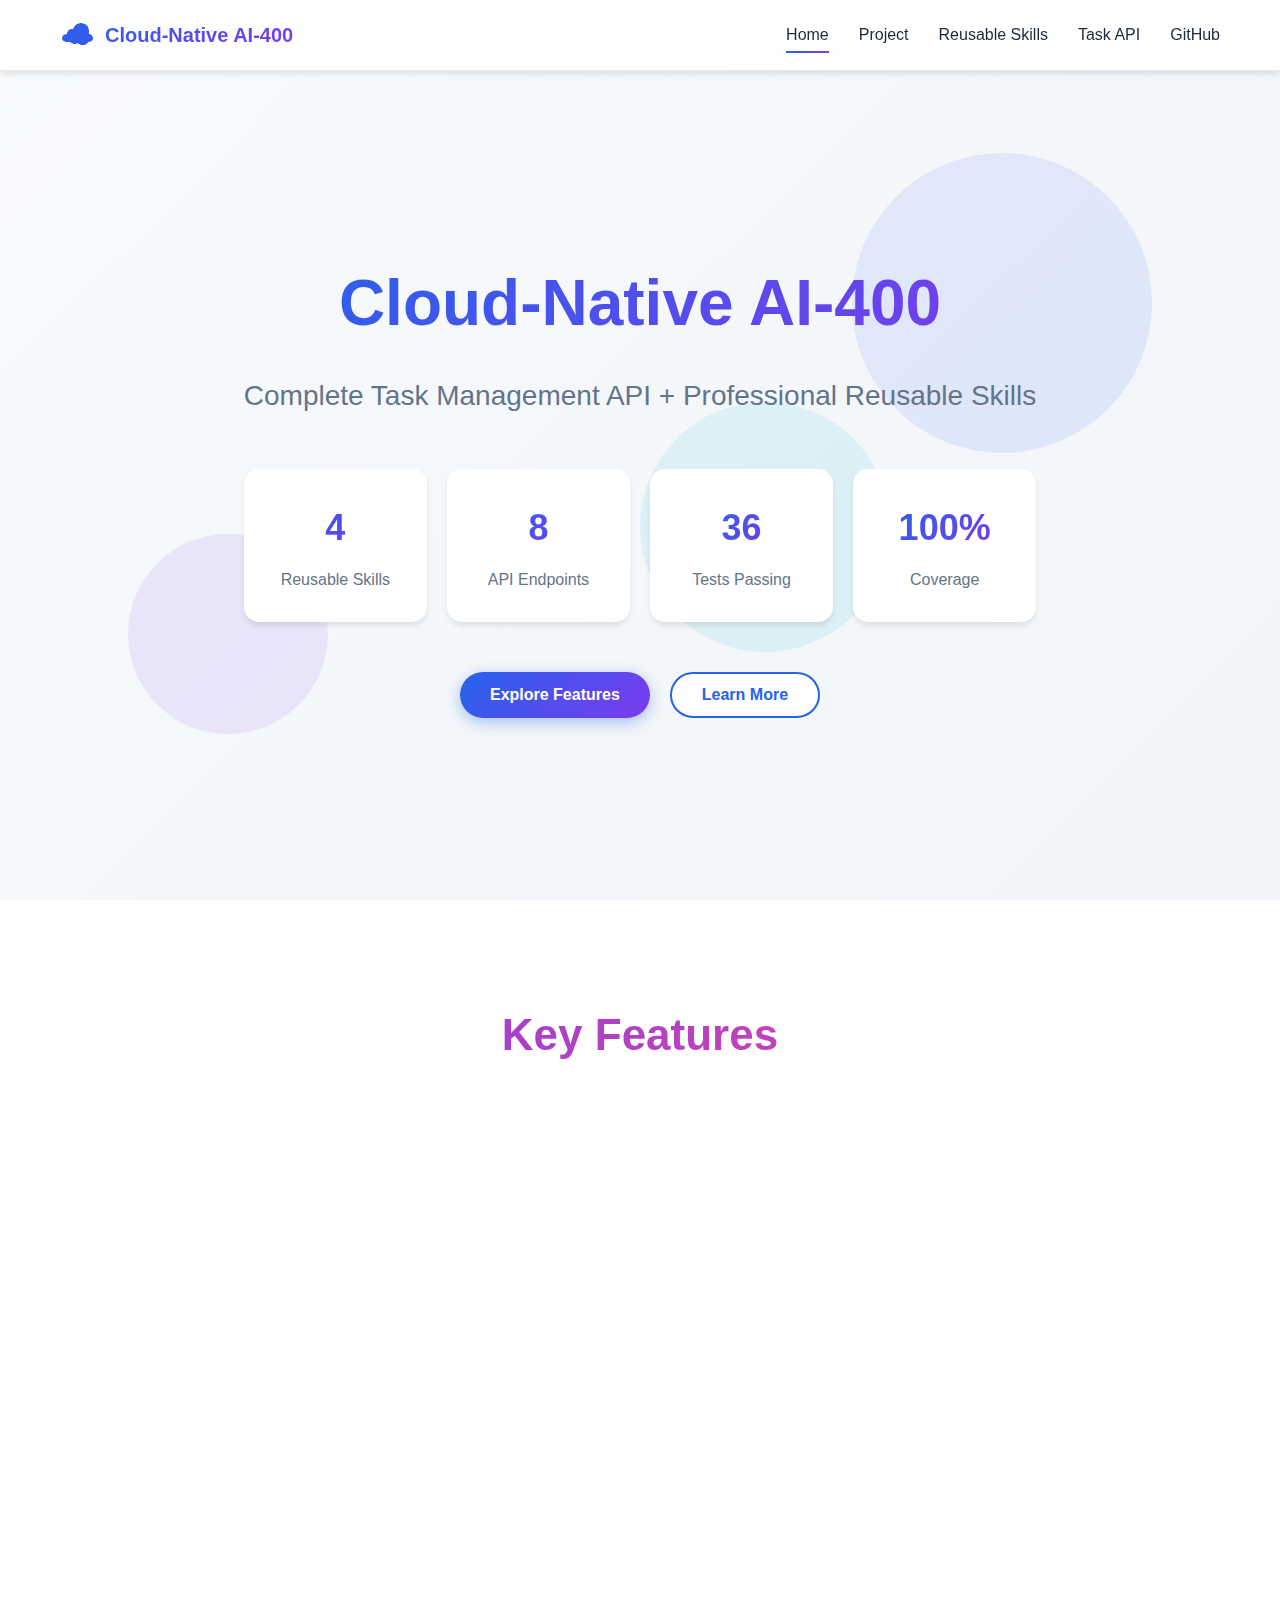
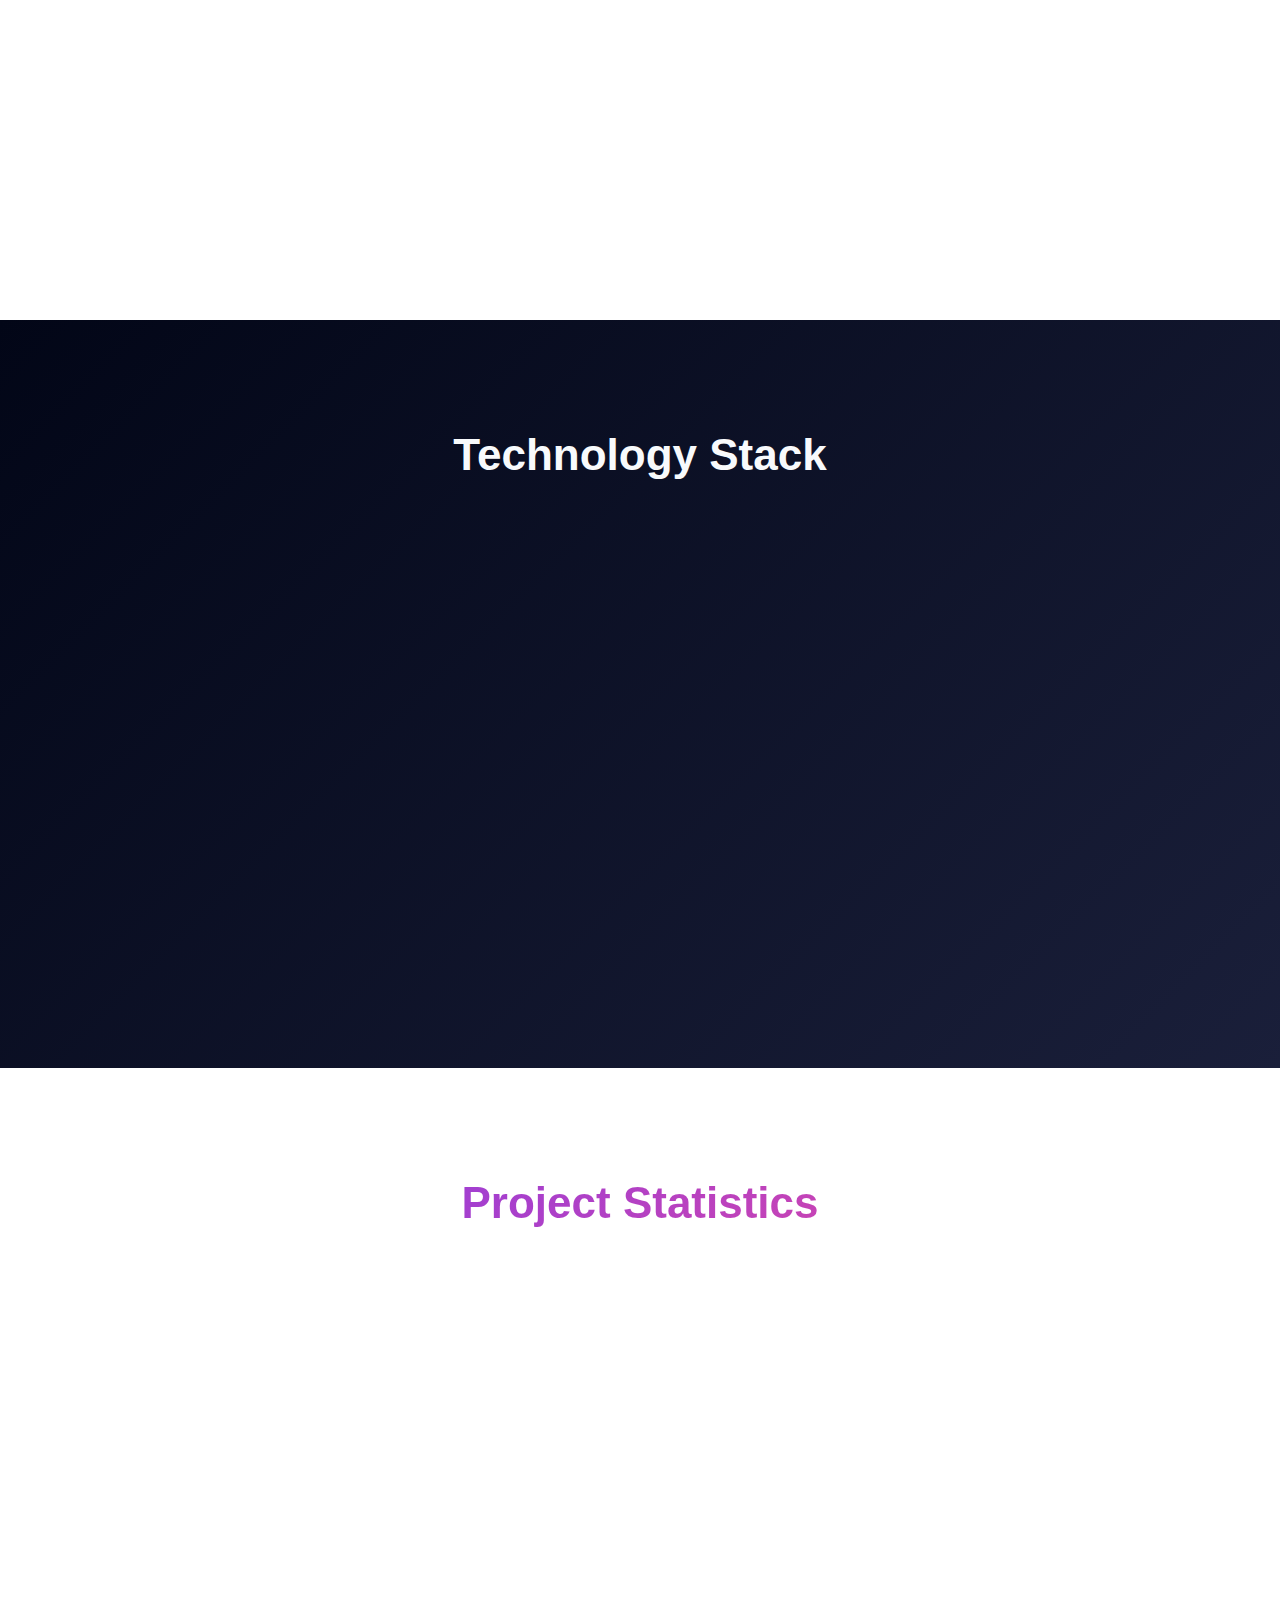
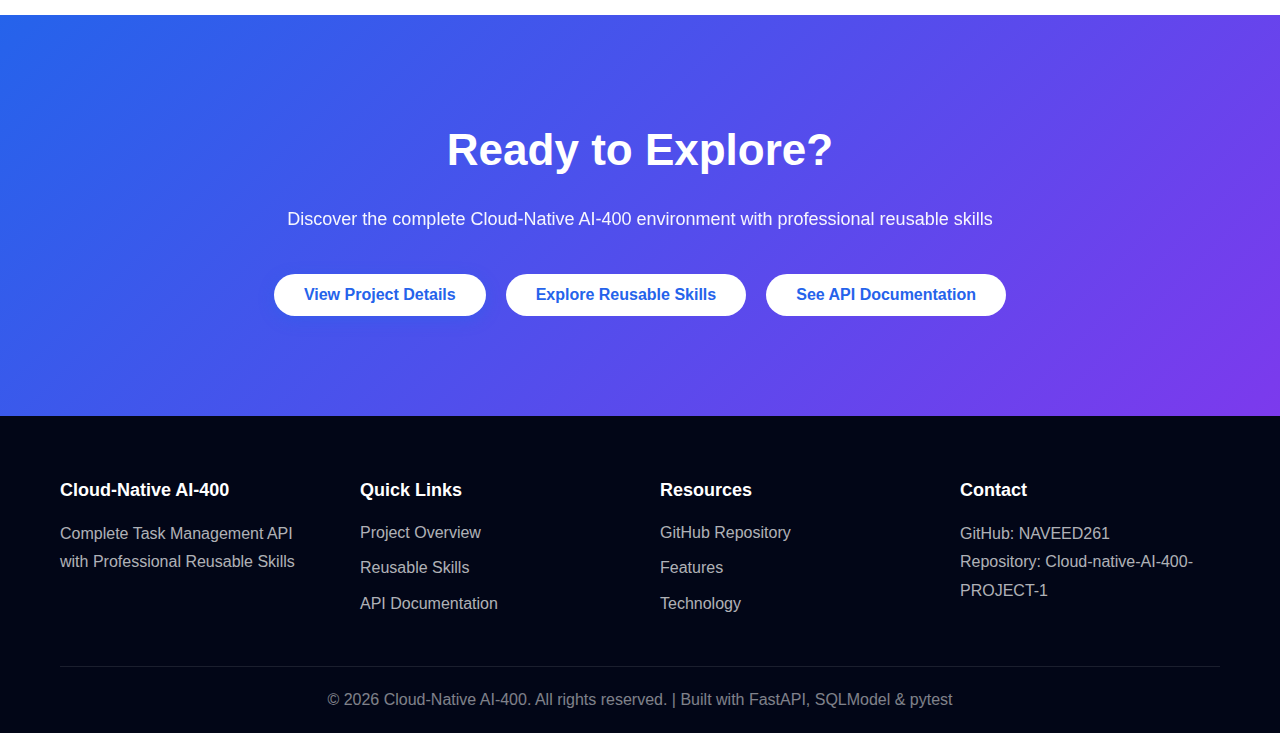
<file: frontend/index.html>
<!DOCTYPE html>
<html lang="en">
<head>
    <meta charset="UTF-8">
    <meta name="viewport" content="width=device-width, initial-scale=1.0">
    <title>Cloud-Native AI-400 | Complete Development Platform</title>
    <link rel="stylesheet" href="styles.css">
</head>
<body>
    <!-- Navigation Header -->
    <header class="navbar">
        <div class="navbar-container">
            <div class="navbar-logo">
                <span class="logo-icon">☁️</span>
                <span class="logo-text">Cloud-Native AI-400</span>
            </div>
            <nav class="navbar-menu">
                <a href="index.html" class="nav-link active">Home</a>
                <a href="project.html" class="nav-link">Project</a>
                <a href="skills.html" class="nav-link">Reusable Skills</a>
                <a href="api.html" class="nav-link">Task API</a>
                <a href="github.html" class="nav-link">GitHub</a>
            </nav>
            <button class="menu-toggle">
                <span></span>
                <span></span>
                <span></span>
            </button>
        </div>
    </header>

    <!-- Hero Section -->
    <section class="hero">
        <div class="hero-content">
            <h1 class="hero-title">Cloud-Native AI-400</h1>
            <p class="hero-subtitle">Complete Task Management API + Professional Reusable Skills</p>
            <div class="hero-stats">
                <div class="stat">
                    <h3>4</h3>
                    <p>Reusable Skills</p>
                </div>
                <div class="stat">
                    <h3>8</h3>
                    <p>API Endpoints</p>
                </div>
                <div class="stat">
                    <h3>36</h3>
                    <p>Tests Passing</p>
                </div>
                <div class="stat">
                    <h3>100%</h3>
                    <p>Coverage</p>
                </div>
            </div>
            <div class="hero-buttons">
                <button class="btn btn-primary" onclick="scrollToSection('features')">Explore Features</button>
                <button class="btn btn-secondary" onclick="window.location.href='project.html'">Learn More</button>
            </div>
        </div>
        <div class="hero-background">
            <div class="floating-shape shape-1"></div>
            <div class="floating-shape shape-2"></div>
            <div class="floating-shape shape-3"></div>
        </div>
    </section>

    <!-- Features Section -->
    <section class="features" id="features">
        <div class="container">
            <h2 class="section-title">Key Features</h2>
            <div class="features-grid">
                <div class="feature-card">
                    <div class="feature-icon">🚀</div>
                    <h3>FastAPI Application</h3>
                    <p>Complete REST API with 8 fully functional endpoints, automatic documentation, and type-safe operations.</p>
                </div>
                <div class="feature-card">
                    <div class="feature-icon">🧪</div>
                    <h3>Comprehensive Testing</h3>
                    <p>36 pytest tests with 100% passing rate, full endpoint coverage, and database isolation.</p>
                </div>
                <div class="feature-card">
                    <div class="feature-icon">💾</div>
                    <h3>Database Integration</h3>
                    <p>SQLModel with SQLAlchemy ORM, automatic table creation, and type-safe database models.</p>
                </div>
                <div class="feature-card">
                    <div class="feature-icon">🎯</div>
                    <h3>Reusable Skills</h3>
                    <p>4 professional, production-ready skills with 1,882 lines of expert guidance.</p>
                </div>
                <div class="feature-card">
                    <div class="feature-icon">📚</div>
                    <h3>Complete Documentation</h3>
                    <p>Full API reference, implementation guides, and usage instructions for all features.</p>
                </div>
                <div class="feature-card">
                    <div class="feature-icon">✨</div>
                    <h3>Production Ready</h3>
                    <p>Deployable as-is with minimal configuration, comprehensive error handling, and type safety.</p>
                </div>
            </div>
        </div>
    </section>

    <!-- Technology Stack -->
    <section class="tech-stack">
        <div class="container">
            <h2 class="section-title">Technology Stack</h2>
            <div class="tech-grid">
                <div class="tech-item">
                    <span class="tech-badge">Backend</span>
                    <h4>FastAPI 0.128.0</h4>
                    <p>Modern web framework</p>
                </div>
                <div class="tech-item">
                    <span class="tech-badge">Server</span>
                    <h4>Uvicorn 0.40.0</h4>
                    <p>ASGI application server</p>
                </div>
                <div class="tech-item">
                    <span class="tech-badge">ORM</span>
                    <h4>SQLModel 0.0.31</h4>
                    <p>Type-safe database models</p>
                </div>
                <div class="tech-item">
                    <span class="tech-badge">Validation</span>
                    <h4>Pydantic 2.12.5</h4>
                    <p>Data validation</p>
                </div>
                <div class="tech-item">
                    <span class="tech-badge">Testing</span>
                    <h4>pytest 9.0.2</h4>
                    <p>Testing framework</p>
                </div>
                <div class="tech-item">
                    <span class="tech-badge">Database</span>
                    <h4>SQLite</h4>
                    <p>Embedded SQL database</p>
                </div>
            </div>
        </div>
    </section>

    <!-- Quick Stats -->
    <section class="stats-section">
        <div class="container">
            <h2 class="section-title">Project Statistics</h2>
            <div class="stats-container">
                <div class="stat-box">
                    <div class="stat-number">537</div>
                    <p>Lines in main.py</p>
                </div>
                <div class="stat-box">
                    <div class="stat-number">591</div>
                    <p>Lines in test_main.py</p>
                </div>
                <div class="stat-box">
                    <div class="stat-number">1,882</div>
                    <p>Lines in Reusable Skills</p>
                </div>
                <div class="stat-box">
                    <div class="stat-number">2,700+</div>
                    <p>Lines of Documentation</p>
                </div>
            </div>
        </div>
    </section>

    <!-- Call to Action -->
    <section class="cta-section">
        <div class="container">
            <h2>Ready to Explore?</h2>
            <p>Discover the complete Cloud-Native AI-400 environment with professional reusable skills</p>
            <div class="cta-buttons">
                <button class="btn btn-primary" onclick="window.location.href='project.html'">View Project Details</button>
                <button class="btn btn-secondary" onclick="window.location.href='skills.html'">Explore Reusable Skills</button>
                <button class="btn btn-tertiary" onclick="window.location.href='api.html'">See API Documentation</button>
            </div>
        </div>
    </section>

    <!-- Footer -->
    <footer class="footer">
        <div class="container">
            <div class="footer-content">
                <div class="footer-section">
                    <h4>Cloud-Native AI-400</h4>
                    <p>Complete Task Management API with Professional Reusable Skills</p>
                </div>
                <div class="footer-section">
                    <h4>Quick Links</h4>
                    <ul>
                        <li><a href="project.html">Project Overview</a></li>
                        <li><a href="skills.html">Reusable Skills</a></li>
                        <li><a href="api.html">API Documentation</a></li>
                    </ul>
                </div>
                <div class="footer-section">
                    <h4>Resources</h4>
                    <ul>
                        <li><a href="https://github.com/NAVEED261/Cloud-native-AI-400-PROJECT-1" target="_blank">GitHub Repository</a></li>
                        <li><a href="#features">Features</a></li>
                        <li><a href="#tech">Technology</a></li>
                    </ul>
                </div>
                <div class="footer-section">
                    <h4>Contact</h4>
                    <p>GitHub: NAVEED261</p>
                    <p>Repository: Cloud-native-AI-400-PROJECT-1</p>
                </div>
            </div>
            <div class="footer-bottom">
                <p>&copy; 2026 Cloud-Native AI-400. All rights reserved. | Built with FastAPI, SQLModel & pytest</p>
            </div>
        </div>
    </footer>

    <script src="script.js"></script>
</body>
</html>
</file>
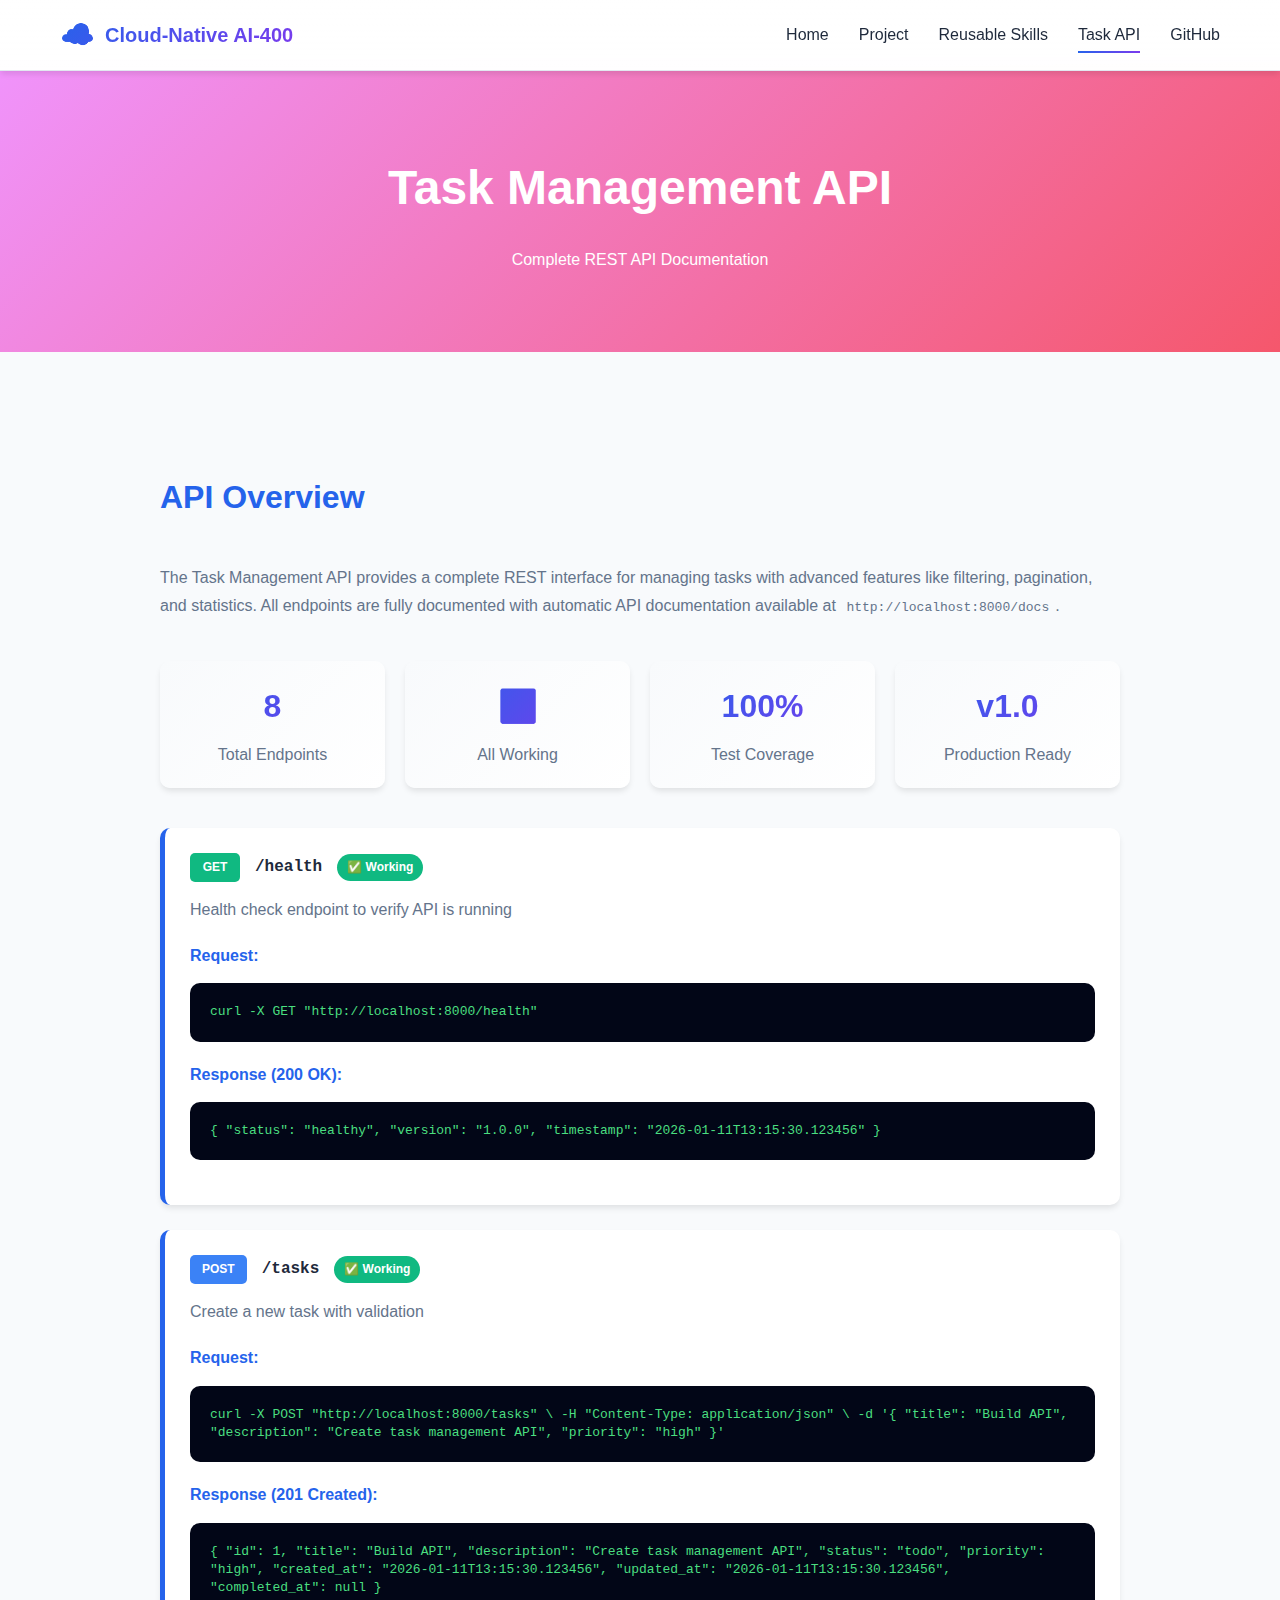
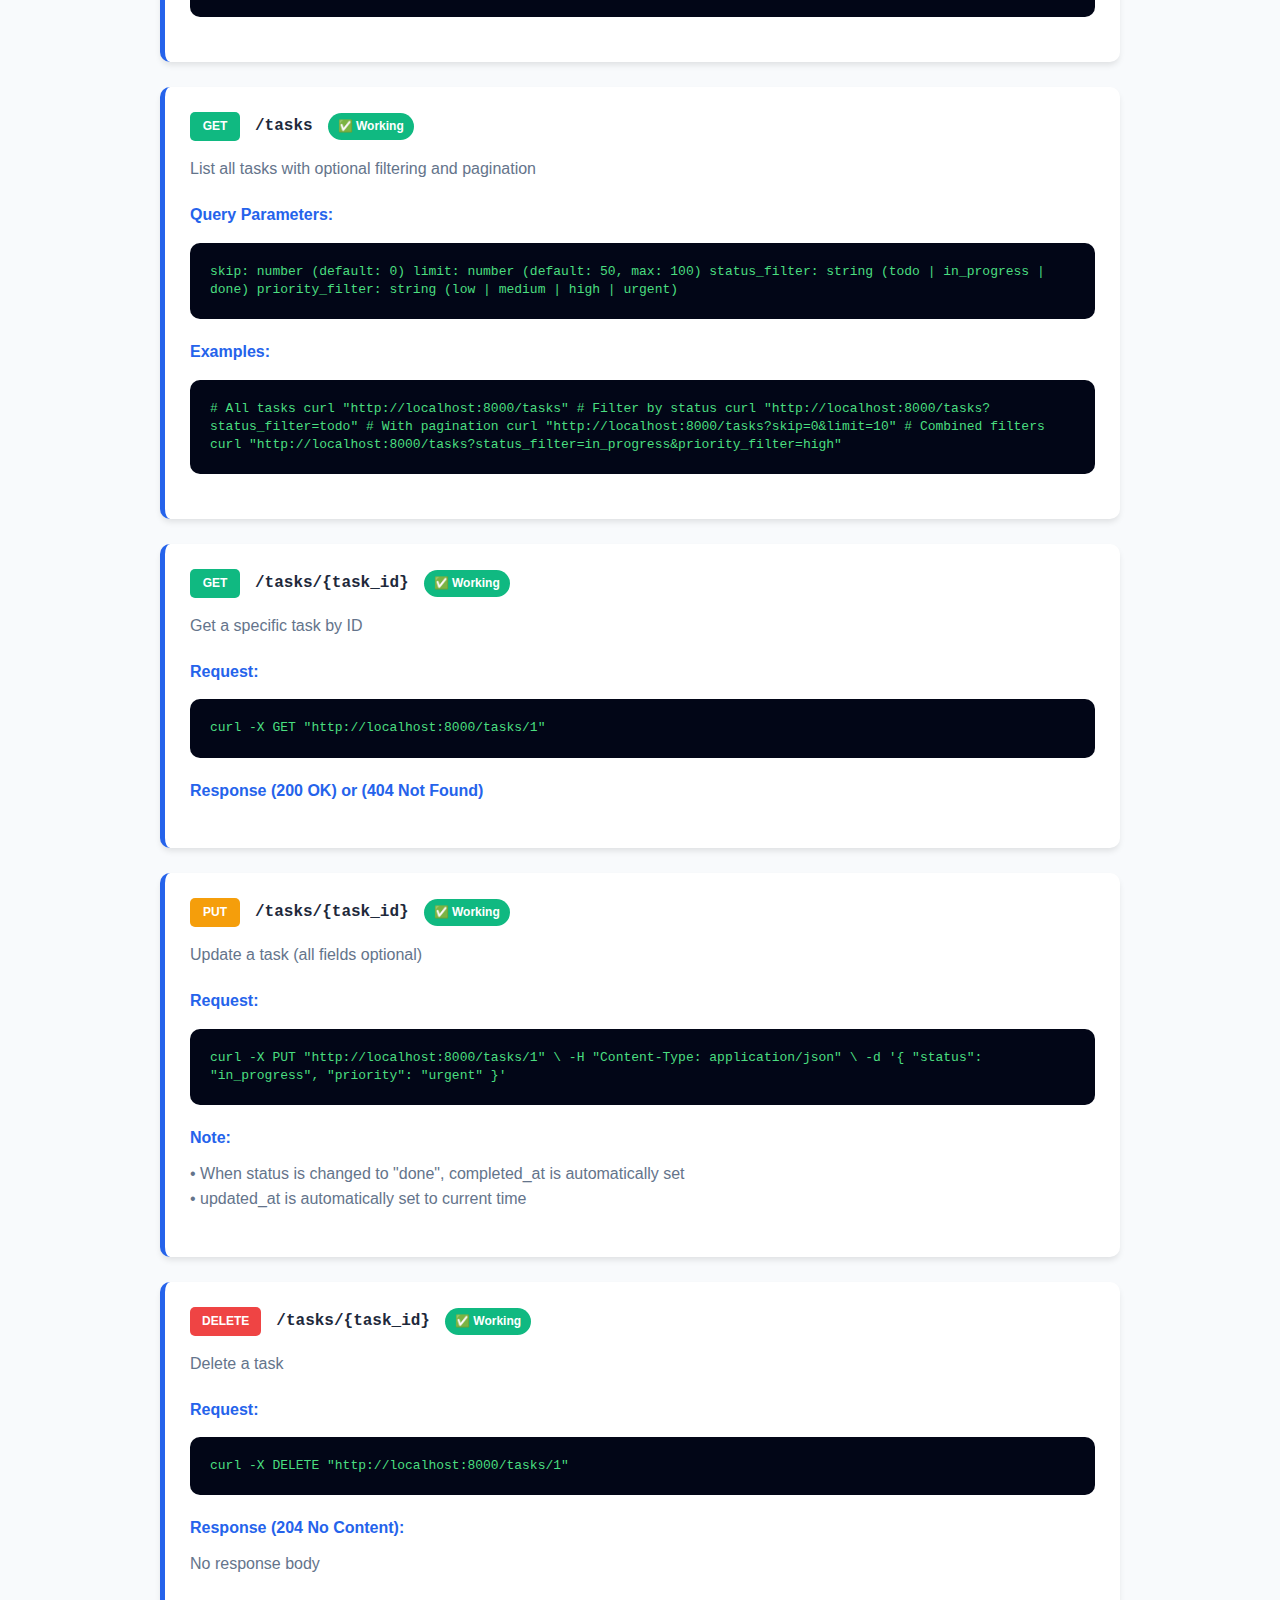
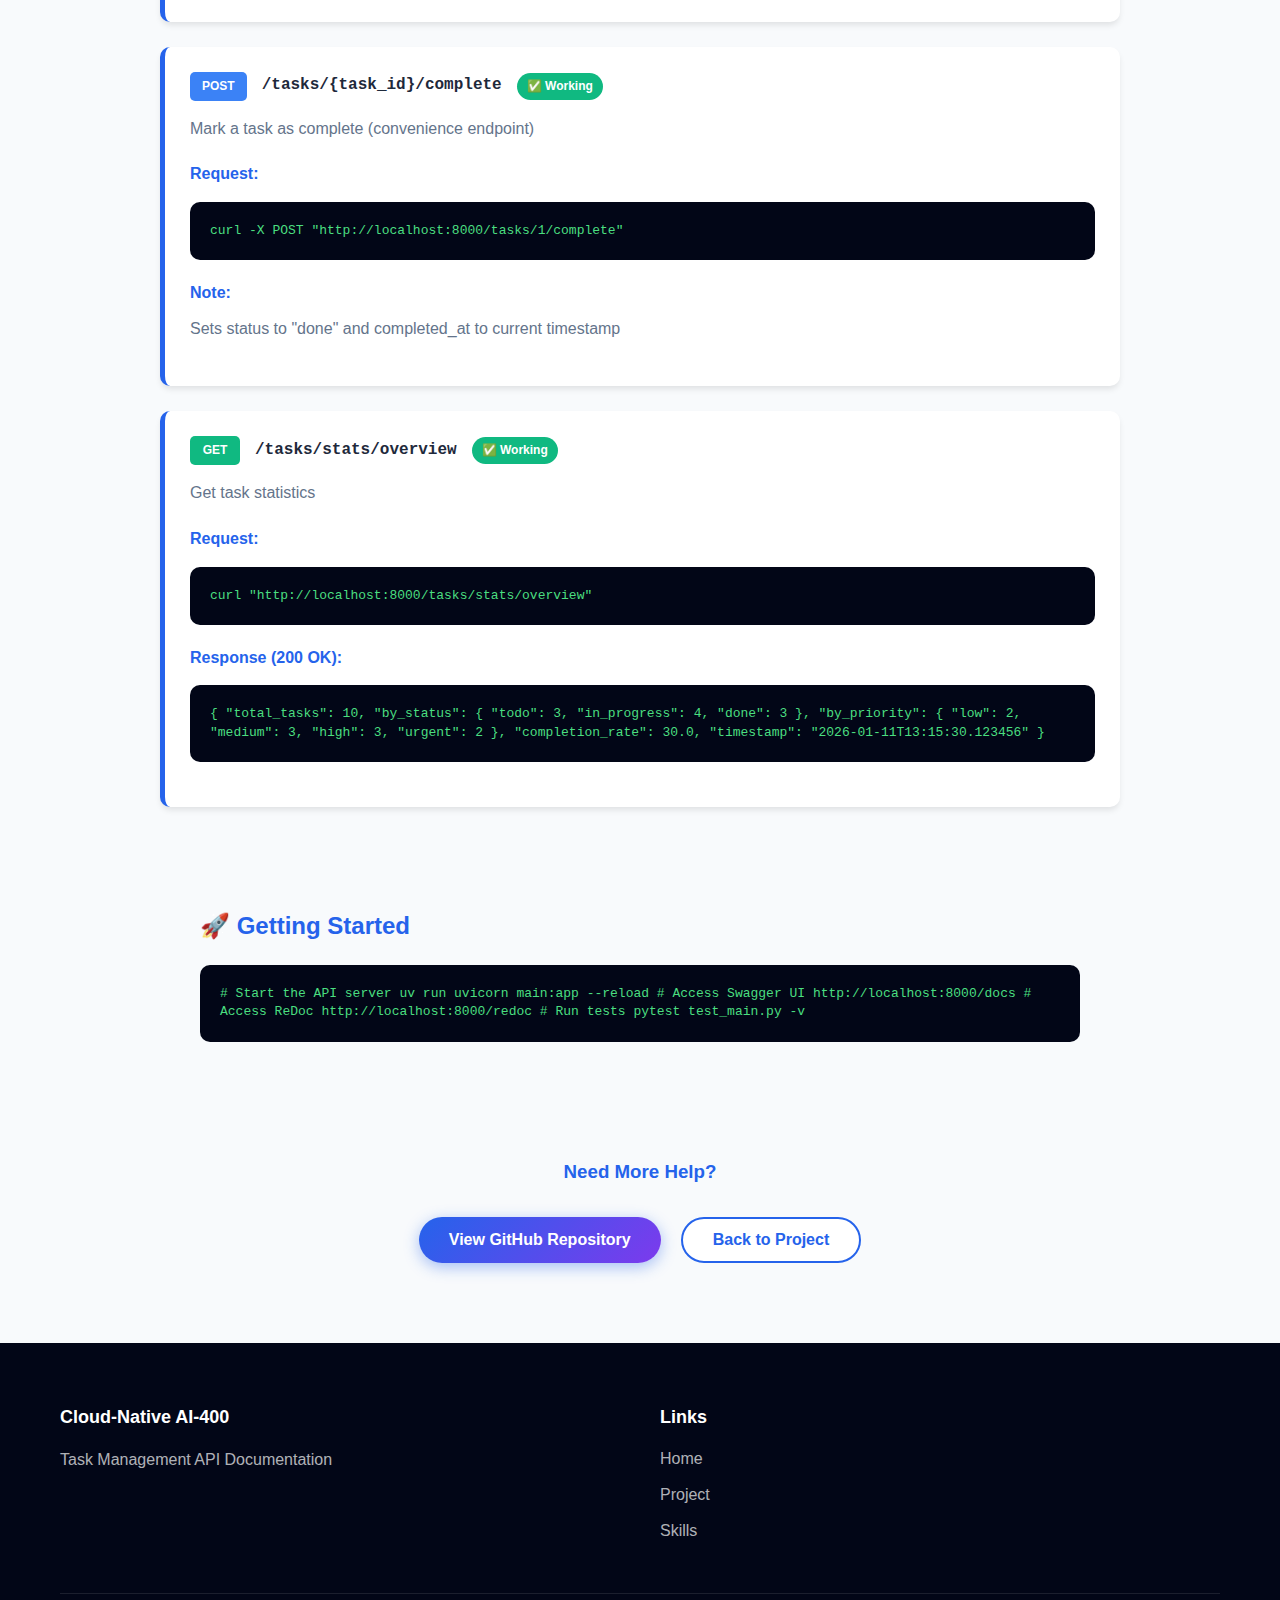
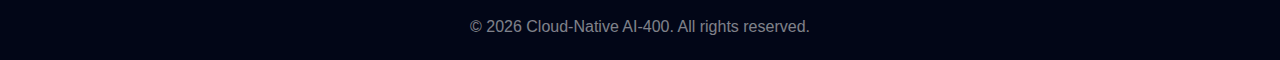
<file: frontend/api.html>
<!DOCTYPE html>
<html lang="en">
<head>
    <meta charset="UTF-8">
    <meta name="viewport" content="width=device-width, initial-scale=1.0">
    <title>API Documentation | Cloud-Native AI-400</title>
    <link rel="stylesheet" href="styles.css">
    <style>
        .api-hero {
            margin-top: 70px;
            background: linear-gradient(135deg, #f093fb 0%, #f5576c 100%);
            color: white;
            padding: 80px 20px;
            text-align: center;
        }

        .api-hero h1 {
            font-size: 48px;
            margin-bottom: 20px;
            font-weight: 800;
        }

        .api-content {
            max-width: 1000px;
            margin: 0 auto;
            padding: 80px 20px;
        }

        .endpoint-card {
            background: white;
            border-radius: 10px;
            padding: 25px;
            margin: 25px 0;
            border-left: 5px solid var(--primary-color);
            box-shadow: var(--shadow-md);
            transition: all 0.3s ease;
        }

        .endpoint-card:hover {
            transform: translateX(10px);
            box-shadow: var(--shadow-lg);
        }

        .endpoint-header {
            display: flex;
            align-items: center;
            gap: 15px;
            margin-bottom: 15px;
        }

        .method-badge {
            display: inline-block;
            padding: 5px 12px;
            border-radius: 5px;
            color: white;
            font-weight: 700;
            font-size: 12px;
            min-width: 50px;
            text-align: center;
        }

        .method-post { background: #3b82f6; }
        .method-get { background: #10b981; }
        .method-put { background: #f59e0b; }
        .method-delete { background: #ef4444; }

        .endpoint-path {
            font-family: 'Courier New', monospace;
            font-size: 16px;
            font-weight: 600;
            color: var(--text-dark);
        }

        .endpoint-description {
            color: var(--text-muted);
            margin: 10px 0;
        }

        .code-block {
            background: var(--bg-darker);
            color: #4ade80;
            padding: 20px;
            border-radius: 10px;
            overflow-x: auto;
            font-family: 'Courier New', monospace;
            font-size: 13px;
            margin: 15px 0;
            line-height: 1.4;
        }

        .example-section {
            margin: 20px 0;
        }

        .example-label {
            color: var(--primary-color);
            font-weight: 600;
            margin-bottom: 10px;
        }

        .status-badge {
            display: inline-block;
            background: #10b981;
            color: white;
            padding: 4px 10px;
            border-radius: 20px;
            font-size: 12px;
            font-weight: 600;
        }

        .endpoints-summary {
            display: grid;
            grid-template-columns: repeat(auto-fit, minmax(200px, 1fr));
            gap: 20px;
            margin: 40px 0;
        }

        .endpoint-summary-item {
            background: linear-gradient(135deg, var(--bg-light) 0%, white 100%);
            padding: 20px;
            border-radius: 10px;
            text-align: center;
            box-shadow: var(--shadow-md);
        }

        .endpoint-summary-item .count {
            font-size: 32px;
            font-weight: 800;
            background: var(--gradient-primary);
            -webkit-background-clip: text;
            -webkit-text-fill-color: transparent;
            background-clip: text;
        }

        .endpoint-summary-item p {
            color: var(--text-muted);
            margin-top: 10px;
        }
    </style>
</head>
<body>
    <!-- Navigation Header -->
    <header class="navbar">
        <div class="navbar-container">
            <div class="navbar-logo">
                <span class="logo-icon">☁️</span>
                <span class="logo-text">Cloud-Native AI-400</span>
            </div>
            <nav class="navbar-menu">
                <a href="index.html" class="nav-link">Home</a>
                <a href="project.html" class="nav-link">Project</a>
                <a href="skills.html" class="nav-link">Reusable Skills</a>
                <a href="api.html" class="nav-link active">Task API</a>
                <a href="github.html" class="nav-link">GitHub</a>
            </nav>
            <button class="menu-toggle">
                <span></span>
                <span></span>
                <span></span>
            </button>
        </div>
    </header>

    <!-- Hero Section -->
    <section class="api-hero">
        <h1>Task Management API</h1>
        <p>Complete REST API Documentation</p>
    </section>

    <!-- API Content -->
    <section class="api-content">
        <h2 style="color: var(--primary-color); font-size: 32px; margin: 40px 0;">API Overview</h2>
        <p style="color: var(--text-muted); line-height: 1.8;">
            The Task Management API provides a complete REST interface for managing tasks with advanced features like filtering,
            pagination, and statistics. All endpoints are fully documented with automatic API documentation available at
            <code style="background: var(--bg-light); padding: 2px 6px; border-radius: 3px;">http://localhost:8000/docs</code>.
        </p>

        <!-- Endpoints Summary -->
        <div class="endpoints-summary">
            <div class="endpoint-summary-item">
                <div class="count">8</div>
                <p>Total Endpoints</p>
            </div>
            <div class="endpoint-summary-item">
                <div class="count">✅</div>
                <p>All Working</p>
            </div>
            <div class="endpoint-summary-item">
                <div class="count">100%</div>
                <p>Test Coverage</p>
            </div>
            <div class="endpoint-summary-item">
                <div class="count">v1.0</div>
                <p>Production Ready</p>
            </div>
        </div>

        <!-- Health Check Endpoint -->
        <div class="endpoint-card">
            <div class="endpoint-header">
                <span class="method-badge method-get">GET</span>
                <span class="endpoint-path">/health</span>
                <span class="status-badge">✅ Working</span>
            </div>
            <p class="endpoint-description">Health check endpoint to verify API is running</p>
            <div class="example-section">
                <div class="example-label">Request:</div>
                <div class="code-block">curl -X GET "http://localhost:8000/health"</div>
            </div>
            <div class="example-section">
                <div class="example-label">Response (200 OK):</div>
                <div class="code-block">{
  "status": "healthy",
  "version": "1.0.0",
  "timestamp": "2026-01-11T13:15:30.123456"
}</div>
            </div>
        </div>

        <!-- Create Task -->
        <div class="endpoint-card">
            <div class="endpoint-header">
                <span class="method-badge method-post">POST</span>
                <span class="endpoint-path">/tasks</span>
                <span class="status-badge">✅ Working</span>
            </div>
            <p class="endpoint-description">Create a new task with validation</p>
            <div class="example-section">
                <div class="example-label">Request:</div>
                <div class="code-block">curl -X POST "http://localhost:8000/tasks" \
  -H "Content-Type: application/json" \
  -d '{
    "title": "Build API",
    "description": "Create task management API",
    "priority": "high"
  }'</div>
            </div>
            <div class="example-section">
                <div class="example-label">Response (201 Created):</div>
                <div class="code-block">{
  "id": 1,
  "title": "Build API",
  "description": "Create task management API",
  "status": "todo",
  "priority": "high",
  "created_at": "2026-01-11T13:15:30.123456",
  "updated_at": "2026-01-11T13:15:30.123456",
  "completed_at": null
}</div>
            </div>
        </div>

        <!-- List Tasks -->
        <div class="endpoint-card">
            <div class="endpoint-header">
                <span class="method-badge method-get">GET</span>
                <span class="endpoint-path">/tasks</span>
                <span class="status-badge">✅ Working</span>
            </div>
            <p class="endpoint-description">List all tasks with optional filtering and pagination</p>
            <div class="example-section">
                <div class="example-label">Query Parameters:</div>
                <div class="code-block">skip: number (default: 0)
limit: number (default: 50, max: 100)
status_filter: string (todo | in_progress | done)
priority_filter: string (low | medium | high | urgent)</div>
            </div>
            <div class="example-section">
                <div class="example-label">Examples:</div>
                <div class="code-block"># All tasks
curl "http://localhost:8000/tasks"

# Filter by status
curl "http://localhost:8000/tasks?status_filter=todo"

# With pagination
curl "http://localhost:8000/tasks?skip=0&limit=10"

# Combined filters
curl "http://localhost:8000/tasks?status_filter=in_progress&priority_filter=high"</div>
            </div>
        </div>

        <!-- Get Task -->
        <div class="endpoint-card">
            <div class="endpoint-header">
                <span class="method-badge method-get">GET</span>
                <span class="endpoint-path">/tasks/{task_id}</span>
                <span class="status-badge">✅ Working</span>
            </div>
            <p class="endpoint-description">Get a specific task by ID</p>
            <div class="example-section">
                <div class="example-label">Request:</div>
                <div class="code-block">curl -X GET "http://localhost:8000/tasks/1"</div>
            </div>
            <div class="example-section">
                <div class="example-label">Response (200 OK) or (404 Not Found)</div>
            </div>
        </div>

        <!-- Update Task -->
        <div class="endpoint-card">
            <div class="endpoint-header">
                <span class="method-badge method-put">PUT</span>
                <span class="endpoint-path">/tasks/{task_id}</span>
                <span class="status-badge">✅ Working</span>
            </div>
            <p class="endpoint-description">Update a task (all fields optional)</p>
            <div class="example-section">
                <div class="example-label">Request:</div>
                <div class="code-block">curl -X PUT "http://localhost:8000/tasks/1" \
  -H "Content-Type: application/json" \
  -d '{
    "status": "in_progress",
    "priority": "urgent"
  }'</div>
            </div>
            <div class="example-section">
                <div class="example-label">Note:</div>
                <p style="color: var(--text-muted);">• When status is changed to "done", completed_at is automatically set</p>
                <p style="color: var(--text-muted);">• updated_at is automatically set to current time</p>
            </div>
        </div>

        <!-- Delete Task -->
        <div class="endpoint-card">
            <div class="endpoint-header">
                <span class="method-badge method-delete">DELETE</span>
                <span class="endpoint-path">/tasks/{task_id}</span>
                <span class="status-badge">✅ Working</span>
            </div>
            <p class="endpoint-description">Delete a task</p>
            <div class="example-section">
                <div class="example-label">Request:</div>
                <div class="code-block">curl -X DELETE "http://localhost:8000/tasks/1"</div>
            </div>
            <div class="example-section">
                <div class="example-label">Response (204 No Content):</div>
                <p style="color: var(--text-muted);">No response body</p>
            </div>
        </div>

        <!-- Complete Task -->
        <div class="endpoint-card">
            <div class="endpoint-header">
                <span class="method-badge method-post">POST</span>
                <span class="endpoint-path">/tasks/{task_id}/complete</span>
                <span class="status-badge">✅ Working</span>
            </div>
            <p class="endpoint-description">Mark a task as complete (convenience endpoint)</p>
            <div class="example-section">
                <div class="example-label">Request:</div>
                <div class="code-block">curl -X POST "http://localhost:8000/tasks/1/complete"</div>
            </div>
            <div class="example-section">
                <div class="example-label">Note:</div>
                <p style="color: var(--text-muted);">Sets status to "done" and completed_at to current timestamp</p>
            </div>
        </div>

        <!-- Statistics Endpoint -->
        <div class="endpoint-card">
            <div class="endpoint-header">
                <span class="method-badge method-get">GET</span>
                <span class="endpoint-path">/tasks/stats/overview</span>
                <span class="status-badge">✅ Working</span>
            </div>
            <p class="endpoint-description">Get task statistics</p>
            <div class="example-section">
                <div class="example-label">Request:</div>
                <div class="code-block">curl "http://localhost:8000/tasks/stats/overview"</div>
            </div>
            <div class="example-section">
                <div class="example-label">Response (200 OK):</div>
                <div class="code-block">{
  "total_tasks": 10,
  "by_status": {
    "todo": 3,
    "in_progress": 4,
    "done": 3
  },
  "by_priority": {
    "low": 2,
    "medium": 3,
    "high": 3,
    "urgent": 2
  },
  "completion_rate": 30.0,
  "timestamp": "2026-01-11T13:15:30.123456"
}</div>
            </div>
        </div>

        <!-- Getting Started -->
        <div style="background: var(--bg-light); padding: 40px; border-radius: 15px; margin-top: 60px;">
            <h2 style="color: var(--primary-color); margin-bottom: 20px;">🚀 Getting Started</h2>
            <div class="code-block">
# Start the API server
uv run uvicorn main:app --reload

# Access Swagger UI
http://localhost:8000/docs

# Access ReDoc
http://localhost:8000/redoc

# Run tests
pytest test_main.py -v
            </div>
        </div>

        <div style="text-align: center; margin-top: 60px;">
            <h3 style="color: var(--primary-color); margin-bottom: 30px;">Need More Help?</h3>
            <div style="display: flex; gap: 20px; justify-content: center; flex-wrap: wrap;">
                <button class="btn btn-primary" onclick="window.location.href='https://github.com/NAVEED261/Cloud-native-AI-400-PROJECT-1'" target="_blank">View GitHub Repository</button>
                <button class="btn btn-secondary" onclick="window.location.href='project.html'">Back to Project</button>
            </div>
        </div>
    </section>

    <!-- Footer -->
    <footer class="footer">
        <div class="container">
            <div class="footer-content">
                <div class="footer-section">
                    <h4>Cloud-Native AI-400</h4>
                    <p>Task Management API Documentation</p>
                </div>
                <div class="footer-section">
                    <h4>Links</h4>
                    <ul>
                        <li><a href="index.html">Home</a></li>
                        <li><a href="project.html">Project</a></li>
                        <li><a href="skills.html">Skills</a></li>
                    </ul>
                </div>
            </div>
            <div class="footer-bottom">
                <p>&copy; 2026 Cloud-Native AI-400. All rights reserved.</p>
            </div>
        </div>
    </footer>

    <script src="script.js"></script>
</body>
</html>
</file>
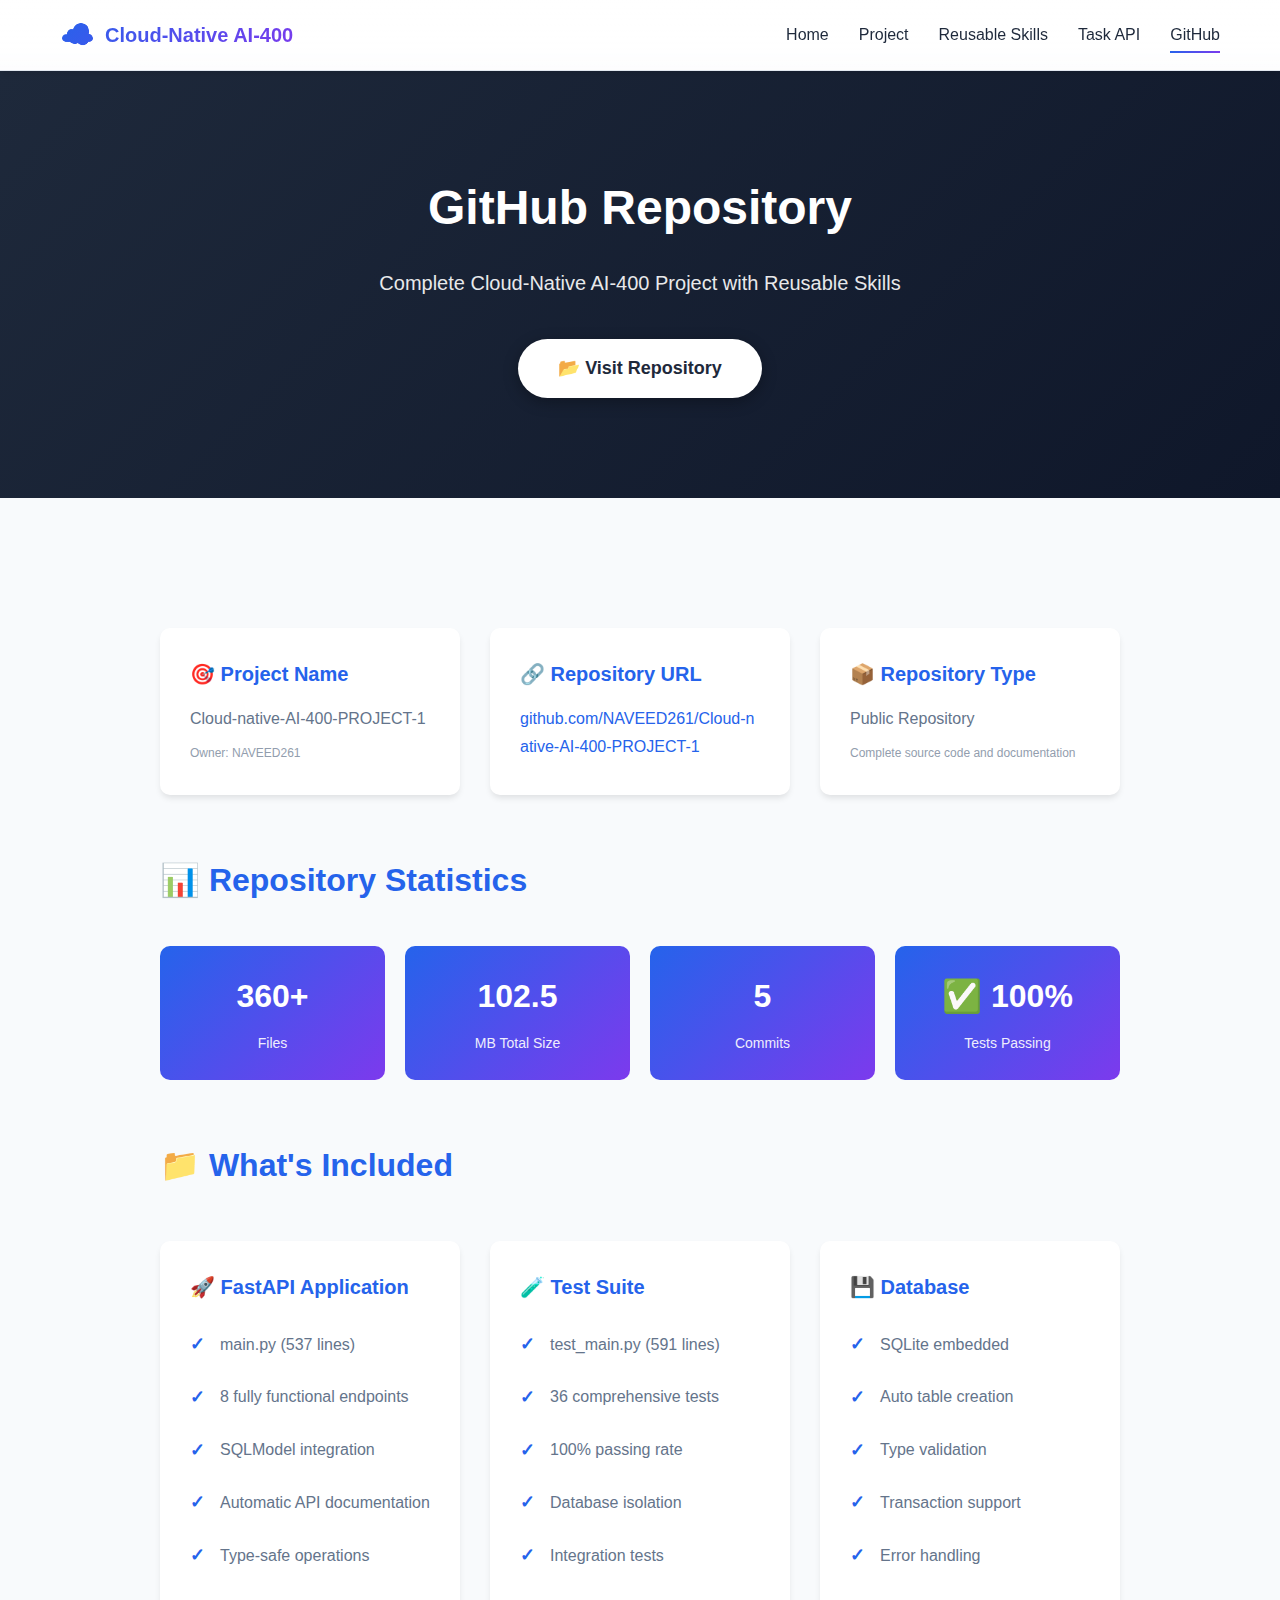
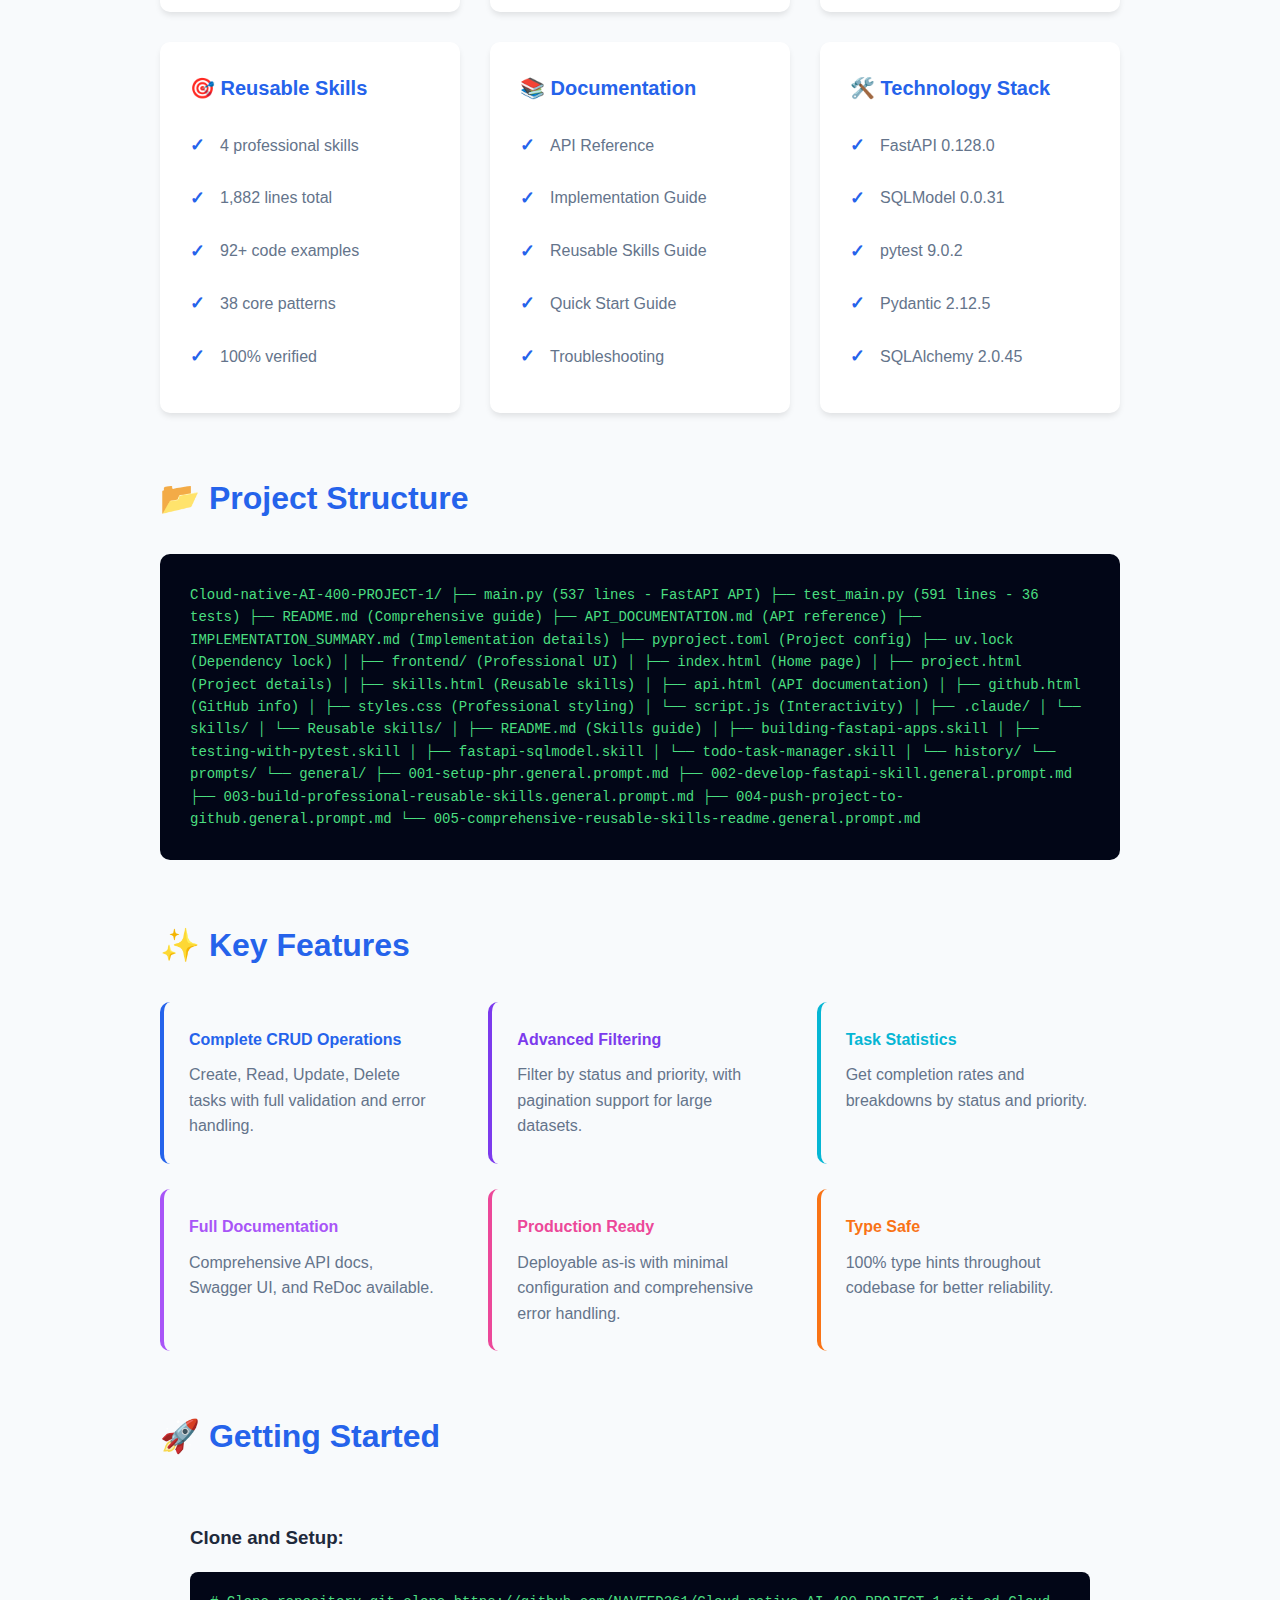
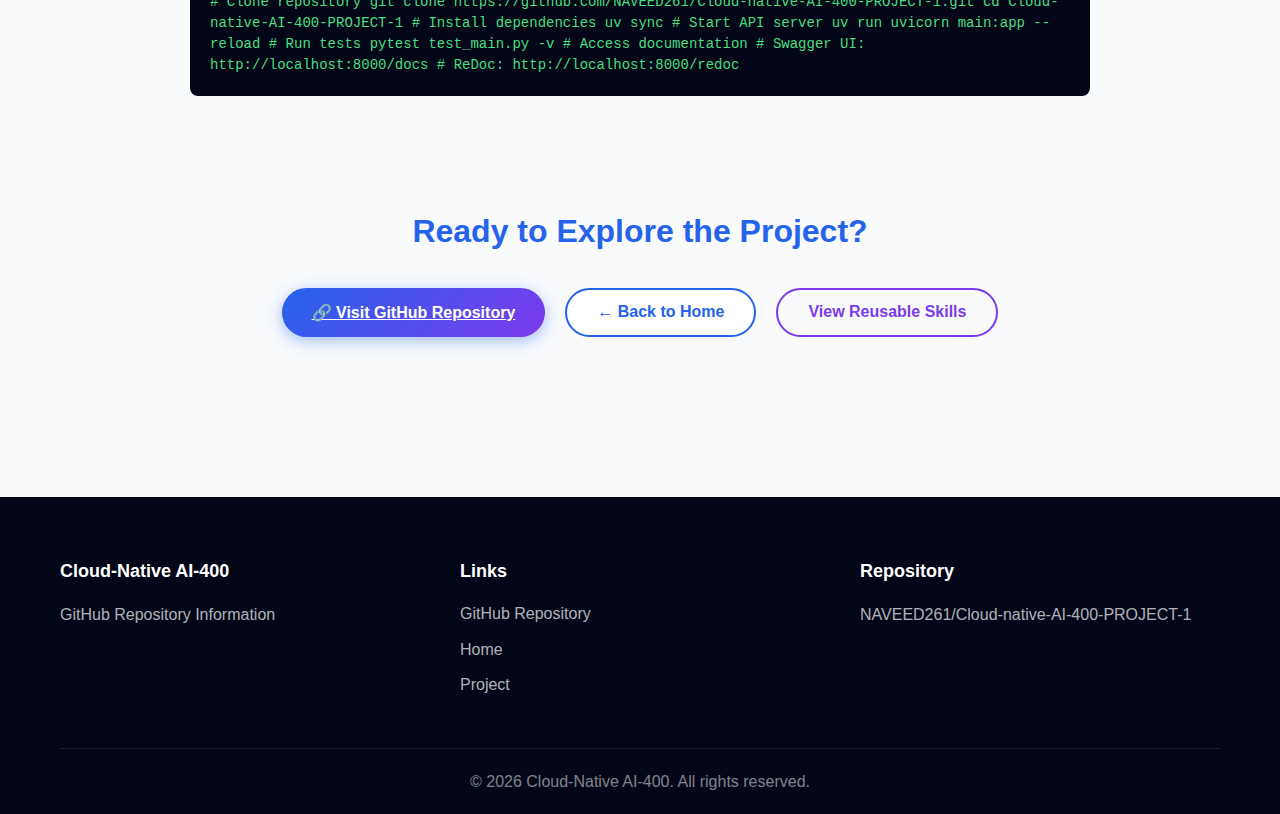
<file: frontend/github.html>
<!DOCTYPE html>
<html lang="en">
<head>
    <meta charset="UTF-8">
    <meta name="viewport" content="width=device-width, initial-scale=1.0">
    <title>GitHub Repository | Cloud-Native AI-400</title>
    <link rel="stylesheet" href="styles.css">
    <style>
        .github-hero {
            margin-top: 70px;
            background: linear-gradient(135deg, #1e293b 0%, #0f172a 100%);
            color: white;
            padding: 100px 20px;
            text-align: center;
        }

        .github-hero h1 {
            font-size: 48px;
            margin-bottom: 20px;
            font-weight: 800;
        }

        .github-hero p {
            font-size: 20px;
            opacity: 0.9;
            margin-bottom: 40px;
        }

        .github-button {
            display: inline-block;
            background: white;
            color: #1e293b;
            padding: 15px 40px;
            border-radius: 50px;
            text-decoration: none;
            font-weight: 700;
            font-size: 18px;
            transition: all 0.3s ease;
            box-shadow: 0 4px 15px rgba(0, 0, 0, 0.3);
        }

        .github-button:hover {
            transform: translateY(-5px);
            box-shadow: 0 6px 20px rgba(0, 0, 0, 0.4);
        }

        .github-content {
            max-width: 1000px;
            margin: 0 auto;
            padding: 80px 20px;
        }

        .file-tree {
            background: var(--bg-darker);
            color: #4ade80;
            padding: 30px;
            border-radius: 10px;
            font-family: 'Courier New', monospace;
            font-size: 14px;
            line-height: 1.6;
            overflow-x: auto;
        }

        .info-grid {
            display: grid;
            grid-template-columns: repeat(auto-fit, minmax(250px, 1fr));
            gap: 30px;
            margin: 50px 0;
        }

        .info-box {
            background: white;
            padding: 30px;
            border-radius: 10px;
            box-shadow: var(--shadow-md);
            transition: all 0.3s ease;
        }

        .info-box:hover {
            transform: translateY(-10px);
            box-shadow: var(--shadow-lg);
        }

        .info-box h3 {
            color: var(--primary-color);
            margin-bottom: 15px;
            font-size: 20px;
        }

        .info-box p {
            color: var(--text-muted);
            line-height: 1.8;
        }

        .repo-stats {
            display: grid;
            grid-template-columns: repeat(auto-fit, minmax(150px, 1fr));
            gap: 20px;
            margin: 40px 0;
        }

        .repo-stat {
            background: linear-gradient(135deg, var(--primary-color) 0%, var(--secondary-color) 100%);
            color: white;
            padding: 25px;
            border-radius: 10px;
            text-align: center;
        }

        .repo-stat .number {
            font-size: 32px;
            font-weight: 800;
            margin-bottom: 10px;
        }

        .repo-stat p {
            font-size: 14px;
            opacity: 0.9;
        }

        .features-list {
            list-style: none;
        }

        .features-list li {
            padding: 12px 0;
            color: var(--text-muted);
            display: flex;
            align-items: center;
        }

        .features-list li::before {
            content: '✓';
            margin-right: 15px;
            color: var(--primary-color);
            font-weight: 700;
            font-size: 18px;
        }
    </style>
</head>
<body>
    <!-- Navigation Header -->
    <header class="navbar">
        <div class="navbar-container">
            <div class="navbar-logo">
                <span class="logo-icon">☁️</span>
                <span class="logo-text">Cloud-Native AI-400</span>
            </div>
            <nav class="navbar-menu">
                <a href="index.html" class="nav-link">Home</a>
                <a href="project.html" class="nav-link">Project</a>
                <a href="skills.html" class="nav-link">Reusable Skills</a>
                <a href="api.html" class="nav-link">Task API</a>
                <a href="github.html" class="nav-link active">GitHub</a>
            </nav>
            <button class="menu-toggle">
                <span></span>
                <span></span>
                <span></span>
            </button>
        </div>
    </header>

    <!-- GitHub Hero -->
    <section class="github-hero">
        <h1>GitHub Repository</h1>
        <p>Complete Cloud-Native AI-400 Project with Reusable Skills</p>
        <a href="https://github.com/NAVEED261/Cloud-native-AI-400-PROJECT-1" target="_blank" class="github-button">
            📂 Visit Repository
        </a>
    </section>

    <!-- GitHub Content -->
    <section class="github-content">
        <!-- Repository Info -->
        <div class="info-grid">
            <div class="info-box">
                <h3>🎯 Project Name</h3>
                <p>Cloud-native-AI-400-PROJECT-1</p>
                <p style="font-size: 12px; opacity: 0.7; margin-top: 10px;">Owner: NAVEED261</p>
            </div>
            <div class="info-box">
                <h3>🔗 Repository URL</h3>
                <p style="word-break: break-all;">
                    <a href="https://github.com/NAVEED261/Cloud-native-AI-400-PROJECT-1" target="_blank" style="color: var(--primary-color); text-decoration: none;">
                        github.com/NAVEED261/Cloud-native-AI-400-PROJECT-1
                    </a>
                </p>
            </div>
            <div class="info-box">
                <h3>📦 Repository Type</h3>
                <p>Public Repository</p>
                <p style="font-size: 12px; opacity: 0.7; margin-top: 10px;">Complete source code and documentation</p>
            </div>
        </div>

        <!-- Repository Statistics -->
        <h2 style="color: var(--primary-color); font-size: 32px; margin: 60px 0 30px;">📊 Repository Statistics</h2>
        <div class="repo-stats">
            <div class="repo-stat">
                <div class="number">360+</div>
                <p>Files</p>
            </div>
            <div class="repo-stat">
                <div class="number">102.5</div>
                <p>MB Total Size</p>
            </div>
            <div class="repo-stat">
                <div class="number">5</div>
                <p>Commits</p>
            </div>
            <div class="repo-stat">
                <div class="number">✅ 100%</div>
                <p>Tests Passing</p>
            </div>
        </div>

        <!-- Project Includes -->
        <h2 style="color: var(--primary-color); font-size: 32px; margin: 60px 0 30px;">📁 What's Included</h2>
        <div class="info-grid">
            <div class="info-box">
                <h3>🚀 FastAPI Application</h3>
                <ul class="features-list">
                    <li>main.py (537 lines)</li>
                    <li>8 fully functional endpoints</li>
                    <li>SQLModel integration</li>
                    <li>Automatic API documentation</li>
                    <li>Type-safe operations</li>
                </ul>
            </div>
            <div class="info-box">
                <h3>🧪 Test Suite</h3>
                <ul class="features-list">
                    <li>test_main.py (591 lines)</li>
                    <li>36 comprehensive tests</li>
                    <li>100% passing rate</li>
                    <li>Database isolation</li>
                    <li>Integration tests</li>
                </ul>
            </div>
            <div class="info-box">
                <h3>💾 Database</h3>
                <ul class="features-list">
                    <li>SQLite embedded</li>
                    <li>Auto table creation</li>
                    <li>Type validation</li>
                    <li>Transaction support</li>
                    <li>Error handling</li>
                </ul>
            </div>
            <div class="info-box">
                <h3>🎯 Reusable Skills</h3>
                <ul class="features-list">
                    <li>4 professional skills</li>
                    <li>1,882 lines total</li>
                    <li>92+ code examples</li>
                    <li>38 core patterns</li>
                    <li>100% verified</li>
                </ul>
            </div>
            <div class="info-box">
                <h3>📚 Documentation</h3>
                <ul class="features-list">
                    <li>API Reference</li>
                    <li>Implementation Guide</li>
                    <li>Reusable Skills Guide</li>
                    <li>Quick Start Guide</li>
                    <li>Troubleshooting</li>
                </ul>
            </div>
            <div class="info-box">
                <h3>🛠️ Technology Stack</h3>
                <ul class="features-list">
                    <li>FastAPI 0.128.0</li>
                    <li>SQLModel 0.0.31</li>
                    <li>pytest 9.0.2</li>
                    <li>Pydantic 2.12.5</li>
                    <li>SQLAlchemy 2.0.45</li>
                </ul>
            </div>
        </div>

        <!-- Project Structure -->
        <h2 style="color: var(--primary-color); font-size: 32px; margin: 60px 0 30px;">📂 Project Structure</h2>
        <div class="file-tree">Cloud-native-AI-400-PROJECT-1/
├── main.py                              (537 lines - FastAPI API)
├── test_main.py                         (591 lines - 36 tests)
├── README.md                            (Comprehensive guide)
├── API_DOCUMENTATION.md                 (API reference)
├── IMPLEMENTATION_SUMMARY.md            (Implementation details)
├── pyproject.toml                       (Project config)
├── uv.lock                              (Dependency lock)
│
├── frontend/                            (Professional UI)
│   ├── index.html                       (Home page)
│   ├── project.html                     (Project details)
│   ├── skills.html                      (Reusable skills)
│   ├── api.html                         (API documentation)
│   ├── github.html                      (GitHub info)
│   ├── styles.css                       (Professional styling)
│   └── script.js                        (Interactivity)
│
├── .claude/
│   └── skills/
│       └── Reusable skills/
│           ├── README.md                (Skills guide)
│           ├── building-fastapi-apps.skill
│           ├── testing-with-pytest.skill
│           ├── fastapi-sqlmodel.skill
│           └── todo-task-manager.skill
│
└── history/
    └── prompts/
        └── general/
            ├── 001-setup-phr.general.prompt.md
            ├── 002-develop-fastapi-skill.general.prompt.md
            ├── 003-build-professional-reusable-skills.general.prompt.md
            ├── 004-push-project-to-github.general.prompt.md
            └── 005-comprehensive-reusable-skills-readme.general.prompt.md
        </div>

        <!-- Key Features -->
        <h2 style="color: var(--primary-color); font-size: 32px; margin: 60px 0 30px;">✨ Key Features</h2>
        <div style="display: grid; grid-template-columns: repeat(auto-fit, minmax(280px, 1fr)); gap: 25px;">
            <div style="background: var(--bg-light); padding: 25px; border-radius: 10px; border-left: 4px solid var(--primary-color);">
                <h4 style="color: var(--primary-color); margin-bottom: 10px;">Complete CRUD Operations</h4>
                <p style="color: var(--text-muted);">Create, Read, Update, Delete tasks with full validation and error handling.</p>
            </div>
            <div style="background: var(--bg-light); padding: 25px; border-radius: 10px; border-left: 4px solid var(--secondary-color);">
                <h4 style="color: var(--secondary-color); margin-bottom: 10px;">Advanced Filtering</h4>
                <p style="color: var(--text-muted);">Filter by status and priority, with pagination support for large datasets.</p>
            </div>
            <div style="background: var(--bg-light); padding: 25px; border-radius: 10px; border-left: 4px solid var(--accent-cyan);">
                <h4 style="color: var(--accent-cyan); margin-bottom: 10px;">Task Statistics</h4>
                <p style="color: var(--text-muted);">Get completion rates and breakdowns by status and priority.</p>
            </div>
            <div style="background: var(--bg-light); padding: 25px; border-radius: 10px; border-left: 4px solid var(--accent-purple);">
                <h4 style="color: var(--accent-purple); margin-bottom: 10px;">Full Documentation</h4>
                <p style="color: var(--text-muted);">Comprehensive API docs, Swagger UI, and ReDoc available.</p>
            </div>
            <div style="background: var(--bg-light); padding: 25px; border-radius: 10px; border-left: 4px solid var(--accent-pink);">
                <h4 style="color: var(--accent-pink); margin-bottom: 10px;">Production Ready</h4>
                <p style="color: var(--text-muted);">Deployable as-is with minimal configuration and comprehensive error handling.</p>
            </div>
            <div style="background: var(--bg-light); padding: 25px; border-radius: 10px; border-left: 4px solid var(--accent-orange);">
                <h4 style="color: var(--accent-orange); margin-bottom: 10px;">Type Safe</h4>
                <p style="color: var(--text-muted);">100% type hints throughout codebase for better reliability.</p>
            </div>
        </div>

        <!-- Getting Started -->
        <h2 style="color: var(--primary-color); font-size: 32px; margin: 60px 0 30px;">🚀 Getting Started</h2>
        <div style="background: var(--bg-light); padding: 30px; border-radius: 10px;">
            <h3 style="color: var(--text-dark); margin-bottom: 20px;">Clone and Setup:</h3>
            <div style="background: var(--bg-darker); color: #4ade80; padding: 20px; border-radius: 8px; overflow-x: auto; font-family: 'Courier New', monospace; font-size: 14px; line-height: 1.5;">
# Clone repository
git clone https://github.com/NAVEED261/Cloud-native-AI-400-PROJECT-1.git
cd Cloud-native-AI-400-PROJECT-1

# Install dependencies
uv sync

# Start API server
uv run uvicorn main:app --reload

# Run tests
pytest test_main.py -v

# Access documentation
# Swagger UI: http://localhost:8000/docs
# ReDoc: http://localhost:8000/redoc
            </div>
        </div>

        <!-- Call to Action -->
        <div style="text-align: center; margin: 80px 0;">
            <h2 style="color: var(--primary-color); font-size: 32px; margin-bottom: 30px;">Ready to Explore the Project?</h2>
            <div style="display: flex; gap: 20px; justify-content: center; flex-wrap: wrap;">
                <a href="https://github.com/NAVEED261/Cloud-native-AI-400-PROJECT-1" target="_blank" class="btn btn-primary">
                    🔗 Visit GitHub Repository
                </a>
                <button class="btn btn-secondary" onclick="window.location.href='index.html'">← Back to Home</button>
                <button class="btn btn-tertiary" onclick="window.location.href='skills.html'">View Reusable Skills</button>
            </div>
        </div>
    </section>

    <!-- Footer -->
    <footer class="footer">
        <div class="container">
            <div class="footer-content">
                <div class="footer-section">
                    <h4>Cloud-Native AI-400</h4>
                    <p>GitHub Repository Information</p>
                </div>
                <div class="footer-section">
                    <h4>Links</h4>
                    <ul>
                        <li><a href="https://github.com/NAVEED261/Cloud-native-AI-400-PROJECT-1" target="_blank">GitHub Repository</a></li>
                        <li><a href="index.html">Home</a></li>
                        <li><a href="project.html">Project</a></li>
                    </ul>
                </div>
                <div class="footer-section">
                    <h4>Repository</h4>
                    <p>NAVEED261/Cloud-native-AI-400-PROJECT-1</p>
                </div>
            </div>
            <div class="footer-bottom">
                <p>&copy; 2026 Cloud-Native AI-400. All rights reserved.</p>
            </div>
        </div>
    </footer>

    <script src="script.js"></script>
</body>
</html>
</file>
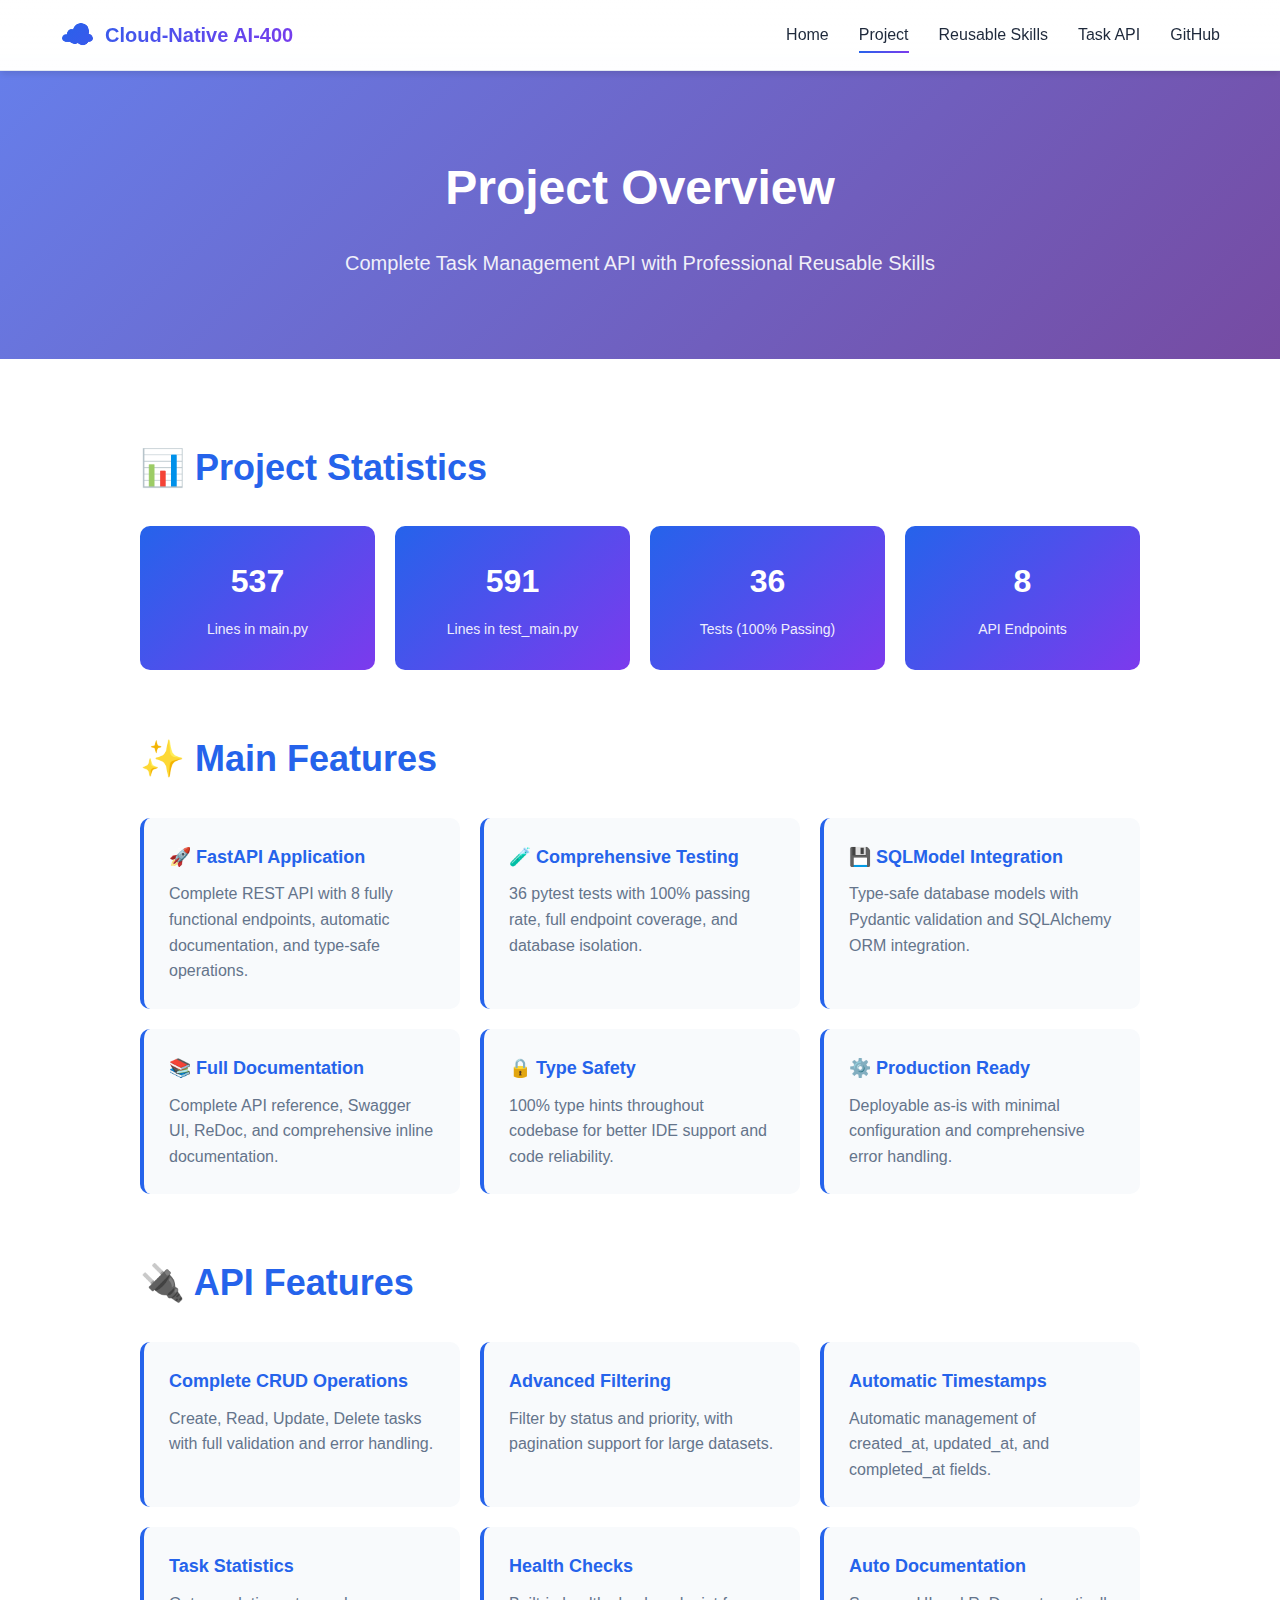
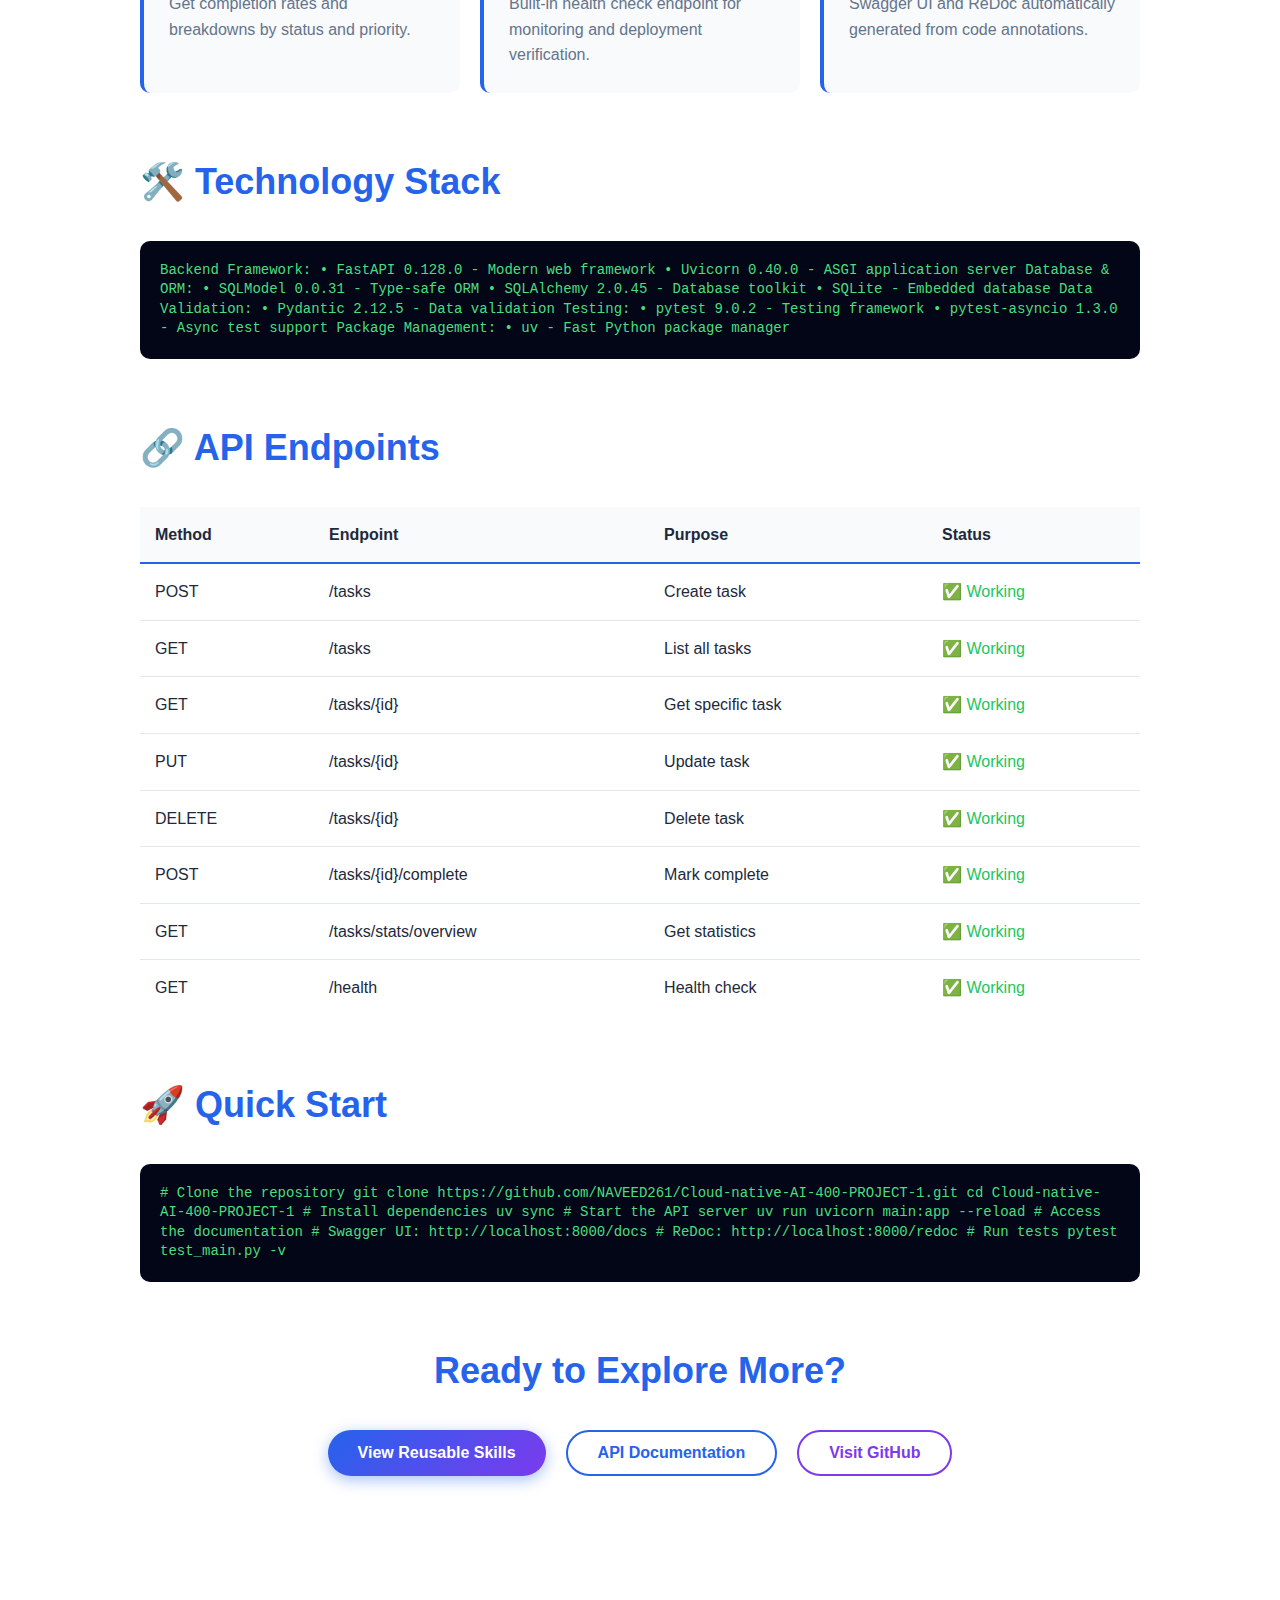
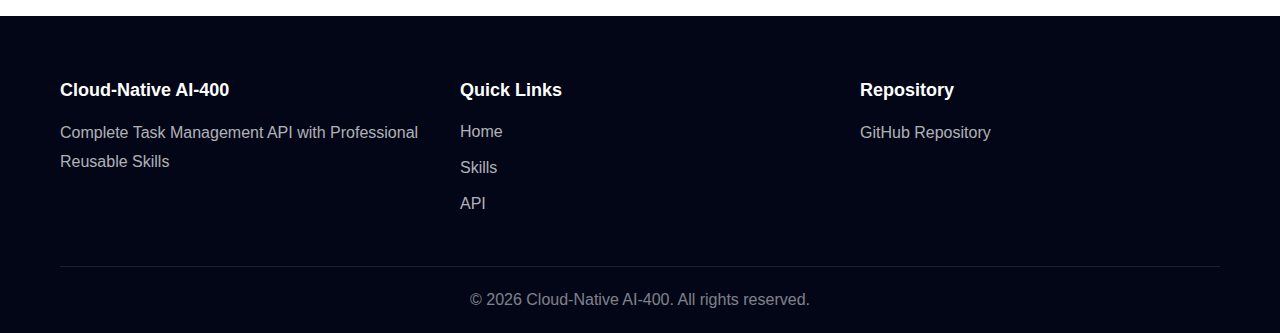
<file: frontend/project.html>
<!DOCTYPE html>
<html lang="en">
<head>
    <meta charset="UTF-8">
    <meta name="viewport" content="width=device-width, initial-scale=1.0">
    <title>Project Overview | Cloud-Native AI-400</title>
    <link rel="stylesheet" href="styles.css">
    <style>
        .project-hero {
            margin-top: 70px;
            background: linear-gradient(135deg, #667eea 0%, #764ba2 100%);
            color: white;
            padding: 80px 20px;
            text-align: center;
        }

        .project-hero h1 {
            font-size: 48px;
            margin-bottom: 20px;
            font-weight: 800;
        }

        .project-hero p {
            font-size: 20px;
            opacity: 0.9;
        }

        .project-content {
            padding: 80px 20px;
            background: white;
        }

        .project-section {
            max-width: 1000px;
            margin: 0 auto 60px;
        }

        .project-section h2 {
            font-size: 36px;
            margin-bottom: 30px;
            color: var(--primary-color);
        }

        .features-list {
            display: grid;
            grid-template-columns: repeat(auto-fit, minmax(300px, 1fr));
            gap: 20px;
            margin: 30px 0;
        }

        .feature-item {
            background: var(--bg-light);
            padding: 25px;
            border-radius: 10px;
            border-left: 4px solid var(--primary-color);
            transition: all 0.3s ease;
        }

        .feature-item:hover {
            transform: translateX(10px);
            box-shadow: var(--shadow-lg);
        }

        .feature-item h4 {
            color: var(--primary-color);
            margin-bottom: 10px;
            font-size: 18px;
        }

        .feature-item p {
            color: var(--text-muted);
            line-height: 1.6;
        }

        .code-block {
            background: var(--bg-darker);
            color: #4ade80;
            padding: 20px;
            border-radius: 10px;
            overflow-x: auto;
            font-family: 'Courier New', monospace;
            font-size: 14px;
            margin: 20px 0;
            line-height: 1.4;
        }

        .stats-row {
            display: grid;
            grid-template-columns: repeat(auto-fit, minmax(200px, 1fr));
            gap: 20px;
            margin: 30px 0;
        }

        .stat-item {
            background: linear-gradient(135deg, var(--primary-color) 0%, var(--secondary-color) 100%);
            color: white;
            padding: 30px;
            border-radius: 10px;
            text-align: center;
        }

        .stat-item .number {
            font-size: 32px;
            font-weight: 800;
            margin-bottom: 10px;
        }

        .stat-item p {
            font-size: 14px;
            opacity: 0.9;
        }
    </style>
</head>
<body>
    <!-- Navigation Header -->
    <header class="navbar">
        <div class="navbar-container">
            <div class="navbar-logo">
                <span class="logo-icon">☁️</span>
                <span class="logo-text">Cloud-Native AI-400</span>
            </div>
            <nav class="navbar-menu">
                <a href="index.html" class="nav-link">Home</a>
                <a href="project.html" class="nav-link active">Project</a>
                <a href="skills.html" class="nav-link">Reusable Skills</a>
                <a href="api.html" class="nav-link">Task API</a>
                <a href="github.html" class="nav-link">GitHub</a>
            </nav>
            <button class="menu-toggle">
                <span></span>
                <span></span>
                <span></span>
            </button>
        </div>
    </header>

    <!-- Project Hero -->
    <section class="project-hero">
        <h1>Project Overview</h1>
        <p>Complete Task Management API with Professional Reusable Skills</p>
    </section>

    <!-- Project Content -->
    <section class="project-content">
        <!-- Project Statistics -->
        <div class="project-section">
            <h2>📊 Project Statistics</h2>
            <div class="stats-row">
                <div class="stat-item">
                    <div class="number">537</div>
                    <p>Lines in main.py</p>
                </div>
                <div class="stat-item">
                    <div class="number">591</div>
                    <p>Lines in test_main.py</p>
                </div>
                <div class="stat-item">
                    <div class="number">36</div>
                    <p>Tests (100% Passing)</p>
                </div>
                <div class="stat-item">
                    <div class="number">8</div>
                    <p>API Endpoints</p>
                </div>
            </div>
        </div>

        <!-- Main Features -->
        <div class="project-section">
            <h2>✨ Main Features</h2>
            <div class="features-list">
                <div class="feature-item">
                    <h4>🚀 FastAPI Application</h4>
                    <p>Complete REST API with 8 fully functional endpoints, automatic documentation, and type-safe operations.</p>
                </div>
                <div class="feature-item">
                    <h4>🧪 Comprehensive Testing</h4>
                    <p>36 pytest tests with 100% passing rate, full endpoint coverage, and database isolation.</p>
                </div>
                <div class="feature-item">
                    <h4>💾 SQLModel Integration</h4>
                    <p>Type-safe database models with Pydantic validation and SQLAlchemy ORM integration.</p>
                </div>
                <div class="feature-item">
                    <h4>📚 Full Documentation</h4>
                    <p>Complete API reference, Swagger UI, ReDoc, and comprehensive inline documentation.</p>
                </div>
                <div class="feature-item">
                    <h4>🔒 Type Safety</h4>
                    <p>100% type hints throughout codebase for better IDE support and code reliability.</p>
                </div>
                <div class="feature-item">
                    <h4>⚙️ Production Ready</h4>
                    <p>Deployable as-is with minimal configuration and comprehensive error handling.</p>
                </div>
            </div>
        </div>

        <!-- API Features -->
        <div class="project-section">
            <h2>🔌 API Features</h2>
            <div class="features-list">
                <div class="feature-item">
                    <h4>Complete CRUD Operations</h4>
                    <p>Create, Read, Update, Delete tasks with full validation and error handling.</p>
                </div>
                <div class="feature-item">
                    <h4>Advanced Filtering</h4>
                    <p>Filter by status and priority, with pagination support for large datasets.</p>
                </div>
                <div class="feature-item">
                    <h4>Automatic Timestamps</h4>
                    <p>Automatic management of created_at, updated_at, and completed_at fields.</p>
                </div>
                <div class="feature-item">
                    <h4>Task Statistics</h4>
                    <p>Get completion rates and breakdowns by status and priority.</p>
                </div>
                <div class="feature-item">
                    <h4>Health Checks</h4>
                    <p>Built-in health check endpoint for monitoring and deployment verification.</p>
                </div>
                <div class="feature-item">
                    <h4>Auto Documentation</h4>
                    <p>Swagger UI and ReDoc automatically generated from code annotations.</p>
                </div>
            </div>
        </div>

        <!-- Technology Stack -->
        <div class="project-section">
            <h2>🛠️ Technology Stack</h2>
            <div class="code-block">
Backend Framework:
  • FastAPI 0.128.0 - Modern web framework
  • Uvicorn 0.40.0 - ASGI application server

Database & ORM:
  • SQLModel 0.0.31 - Type-safe ORM
  • SQLAlchemy 2.0.45 - Database toolkit
  • SQLite - Embedded database

Data Validation:
  • Pydantic 2.12.5 - Data validation

Testing:
  • pytest 9.0.2 - Testing framework
  • pytest-asyncio 1.3.0 - Async test support

Package Management:
  • uv - Fast Python package manager
            </div>
        </div>

        <!-- API Endpoints -->
        <div class="project-section">
            <h2>🔗 API Endpoints</h2>
            <table style="width: 100%; border-collapse: collapse;">
                <thead>
                    <tr style="background: var(--bg-light);">
                        <th style="padding: 15px; text-align: left; border-bottom: 2px solid var(--primary-color);">Method</th>
                        <th style="padding: 15px; text-align: left; border-bottom: 2px solid var(--primary-color);">Endpoint</th>
                        <th style="padding: 15px; text-align: left; border-bottom: 2px solid var(--primary-color);">Purpose</th>
                        <th style="padding: 15px; text-align: left; border-bottom: 2px solid var(--primary-color);">Status</th>
                    </tr>
                </thead>
                <tbody>
                    <tr>
                        <td style="padding: 15px; border-bottom: 1px solid var(--border-color);">POST</td>
                        <td style="padding: 15px; border-bottom: 1px solid var(--border-color);">/tasks</td>
                        <td style="padding: 15px; border-bottom: 1px solid var(--border-color);">Create task</td>
                        <td style="padding: 15px; border-bottom: 1px solid var(--border-color); color: #22c55e;">✅ Working</td>
                    </tr>
                    <tr>
                        <td style="padding: 15px; border-bottom: 1px solid var(--border-color);">GET</td>
                        <td style="padding: 15px; border-bottom: 1px solid var(--border-color);">/tasks</td>
                        <td style="padding: 15px; border-bottom: 1px solid var(--border-color);">List all tasks</td>
                        <td style="padding: 15px; border-bottom: 1px solid var(--border-color); color: #22c55e;">✅ Working</td>
                    </tr>
                    <tr>
                        <td style="padding: 15px; border-bottom: 1px solid var(--border-color);">GET</td>
                        <td style="padding: 15px; border-bottom: 1px solid var(--border-color);">/tasks/{id}</td>
                        <td style="padding: 15px; border-bottom: 1px solid var(--border-color);">Get specific task</td>
                        <td style="padding: 15px; border-bottom: 1px solid var(--border-color); color: #22c55e;">✅ Working</td>
                    </tr>
                    <tr>
                        <td style="padding: 15px; border-bottom: 1px solid var(--border-color);">PUT</td>
                        <td style="padding: 15px; border-bottom: 1px solid var(--border-color);">/tasks/{id}</td>
                        <td style="padding: 15px; border-bottom: 1px solid var(--border-color);">Update task</td>
                        <td style="padding: 15px; border-bottom: 1px solid var(--border-color); color: #22c55e;">✅ Working</td>
                    </tr>
                    <tr>
                        <td style="padding: 15px; border-bottom: 1px solid var(--border-color);">DELETE</td>
                        <td style="padding: 15px; border-bottom: 1px solid var(--border-color);">/tasks/{id}</td>
                        <td style="padding: 15px; border-bottom: 1px solid var(--border-color);">Delete task</td>
                        <td style="padding: 15px; border-bottom: 1px solid var(--border-color); color: #22c55e;">✅ Working</td>
                    </tr>
                    <tr>
                        <td style="padding: 15px; border-bottom: 1px solid var(--border-color);">POST</td>
                        <td style="padding: 15px; border-bottom: 1px solid var(--border-color);">/tasks/{id}/complete</td>
                        <td style="padding: 15px; border-bottom: 1px solid var(--border-color);">Mark complete</td>
                        <td style="padding: 15px; border-bottom: 1px solid var(--border-color); color: #22c55e;">✅ Working</td>
                    </tr>
                    <tr>
                        <td style="padding: 15px; border-bottom: 1px solid var(--border-color);">GET</td>
                        <td style="padding: 15px; border-bottom: 1px solid var(--border-color);">/tasks/stats/overview</td>
                        <td style="padding: 15px; border-bottom: 1px solid var(--border-color);">Get statistics</td>
                        <td style="padding: 15px; border-bottom: 1px solid var(--border-color); color: #22c55e;">✅ Working</td>
                    </tr>
                    <tr>
                        <td style="padding: 15px;">GET</td>
                        <td style="padding: 15px;">/health</td>
                        <td style="padding: 15px;">Health check</td>
                        <td style="padding: 15px; color: #22c55e;">✅ Working</td>
                    </tr>
                </tbody>
            </table>
        </div>

        <!-- Quick Start -->
        <div class="project-section">
            <h2>🚀 Quick Start</h2>
            <div class="code-block">
# Clone the repository
git clone https://github.com/NAVEED261/Cloud-native-AI-400-PROJECT-1.git
cd Cloud-native-AI-400-PROJECT-1

# Install dependencies
uv sync

# Start the API server
uv run uvicorn main:app --reload

# Access the documentation
# Swagger UI: http://localhost:8000/docs
# ReDoc: http://localhost:8000/redoc

# Run tests
pytest test_main.py -v
            </div>
        </div>

        <!-- CTA Button -->
        <div class="project-section" style="text-align: center; margin-top: 60px;">
            <h2 style="margin-bottom: 30px;">Ready to Explore More?</h2>
            <div style="display: flex; gap: 20px; justify-content: center; flex-wrap: wrap;">
                <button class="btn btn-primary" onclick="window.location.href='skills.html'">View Reusable Skills</button>
                <button class="btn btn-secondary" onclick="window.location.href='api.html'">API Documentation</button>
                <button class="btn btn-tertiary" onclick="window.location.href='https://github.com/NAVEED261/Cloud-native-AI-400-PROJECT-1'" target="_blank">Visit GitHub</button>
            </div>
        </div>
    </section>

    <!-- Footer -->
    <footer class="footer">
        <div class="container">
            <div class="footer-content">
                <div class="footer-section">
                    <h4>Cloud-Native AI-400</h4>
                    <p>Complete Task Management API with Professional Reusable Skills</p>
                </div>
                <div class="footer-section">
                    <h4>Quick Links</h4>
                    <ul>
                        <li><a href="index.html">Home</a></li>
                        <li><a href="skills.html">Skills</a></li>
                        <li><a href="api.html">API</a></li>
                    </ul>
                </div>
                <div class="footer-section">
                    <h4>Repository</h4>
                    <p><a href="https://github.com/NAVEED261/Cloud-native-AI-400-PROJECT-1" target="_blank">GitHub Repository</a></p>
                </div>
            </div>
            <div class="footer-bottom">
                <p>&copy; 2026 Cloud-Native AI-400. All rights reserved.</p>
            </div>
        </div>
    </footer>

    <script src="script.js"></script>
</body>
</html>
</file>
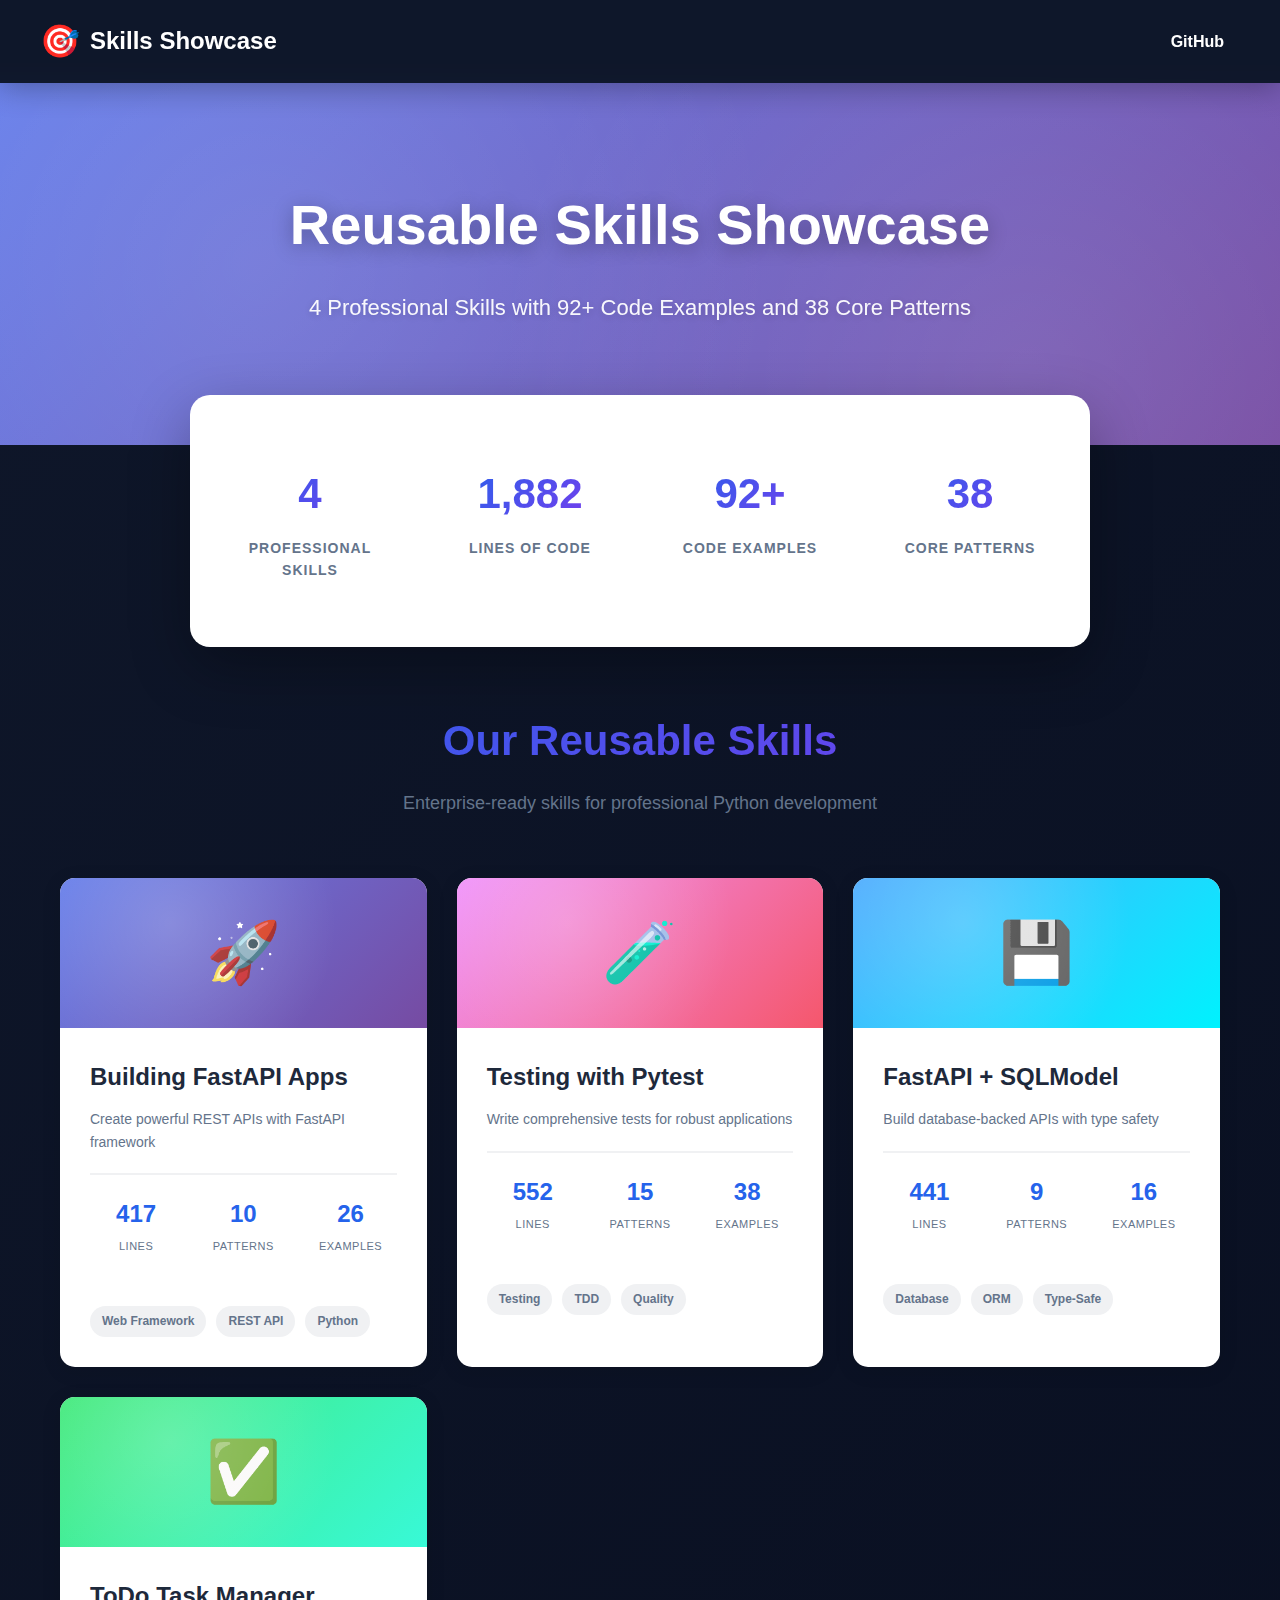
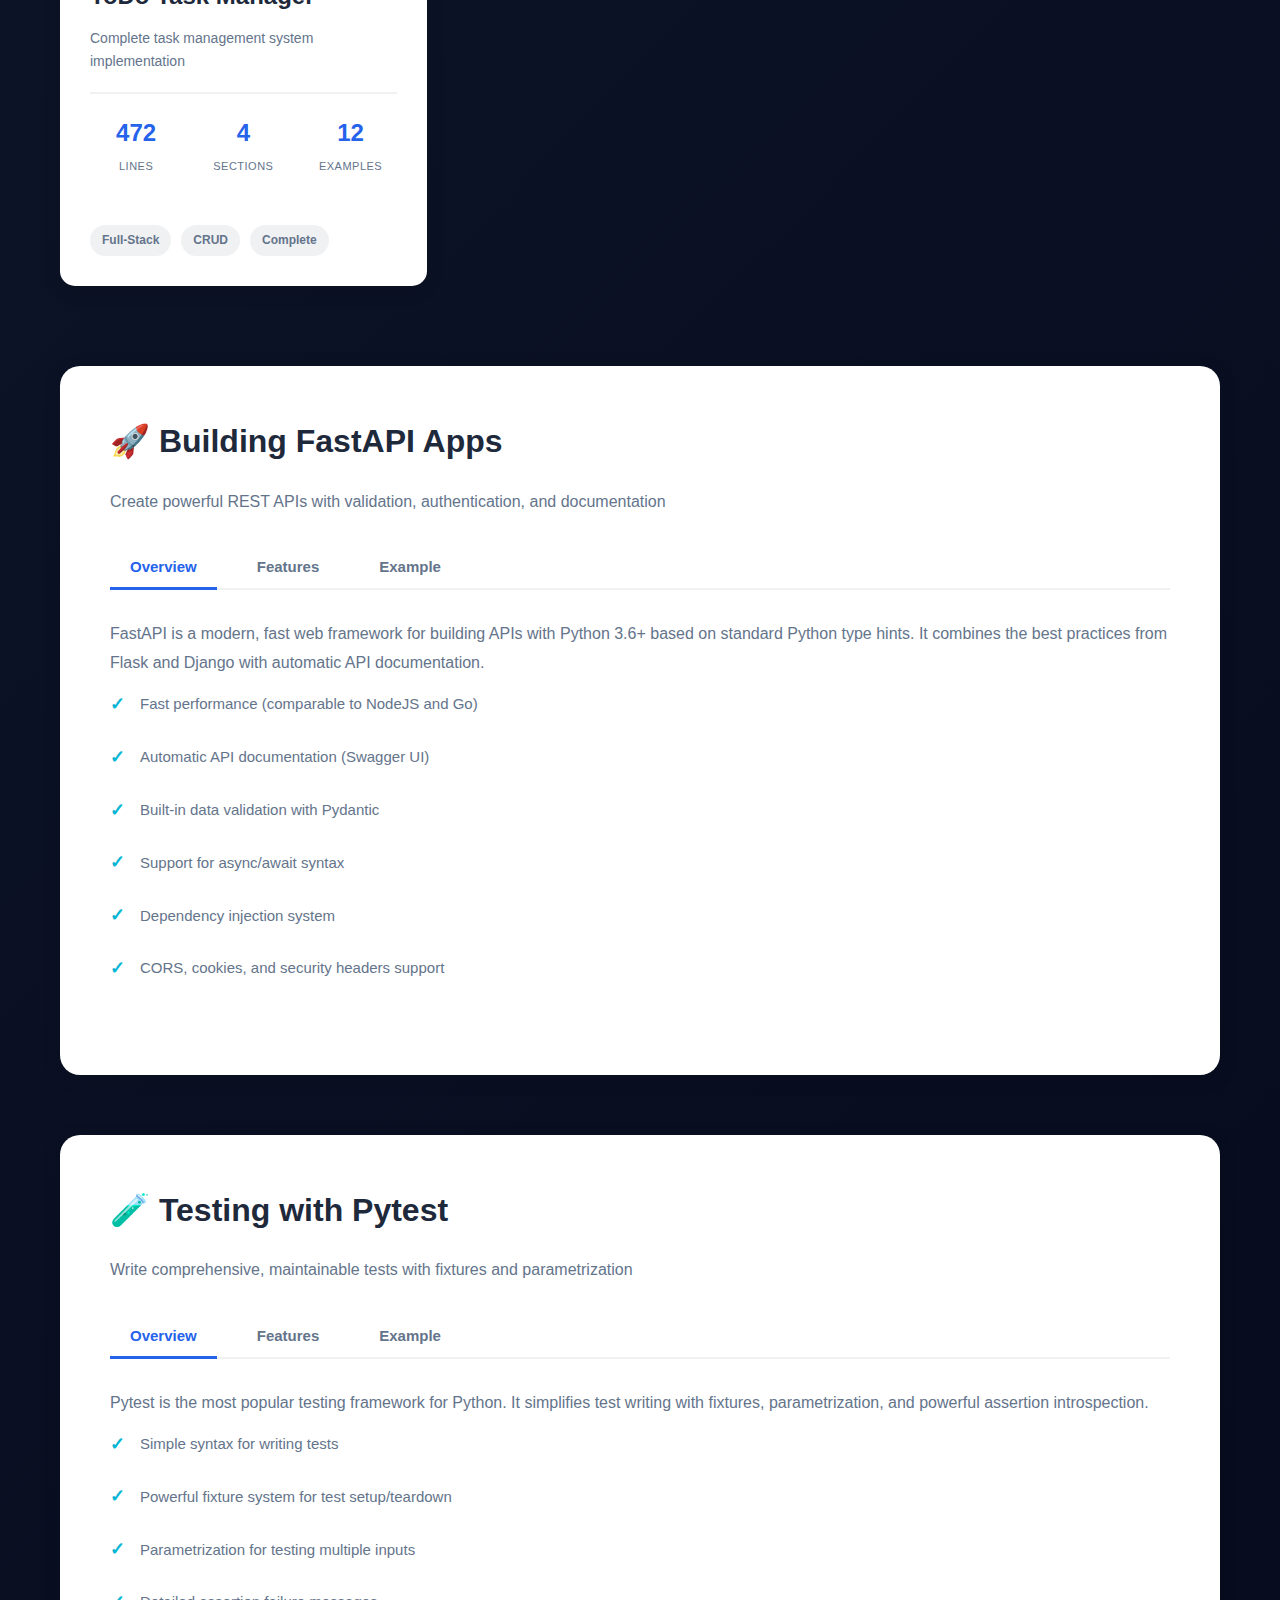
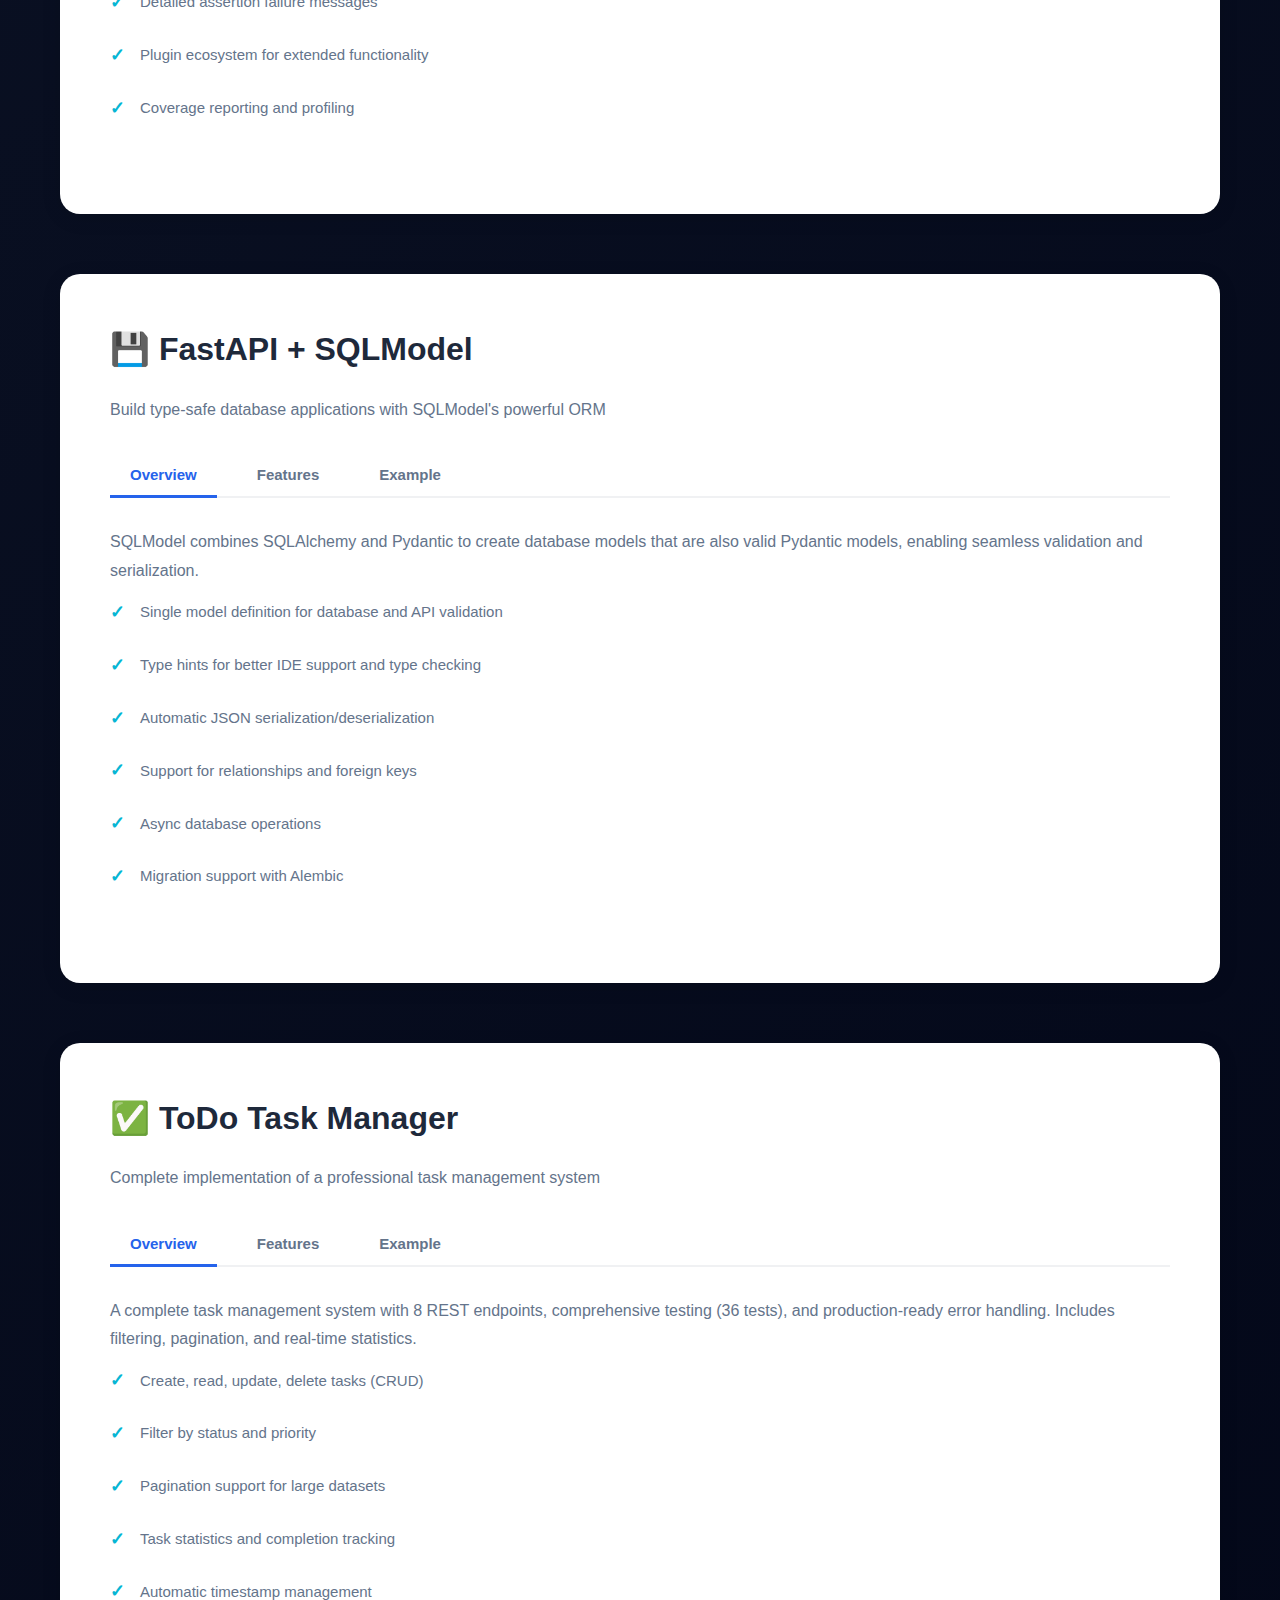
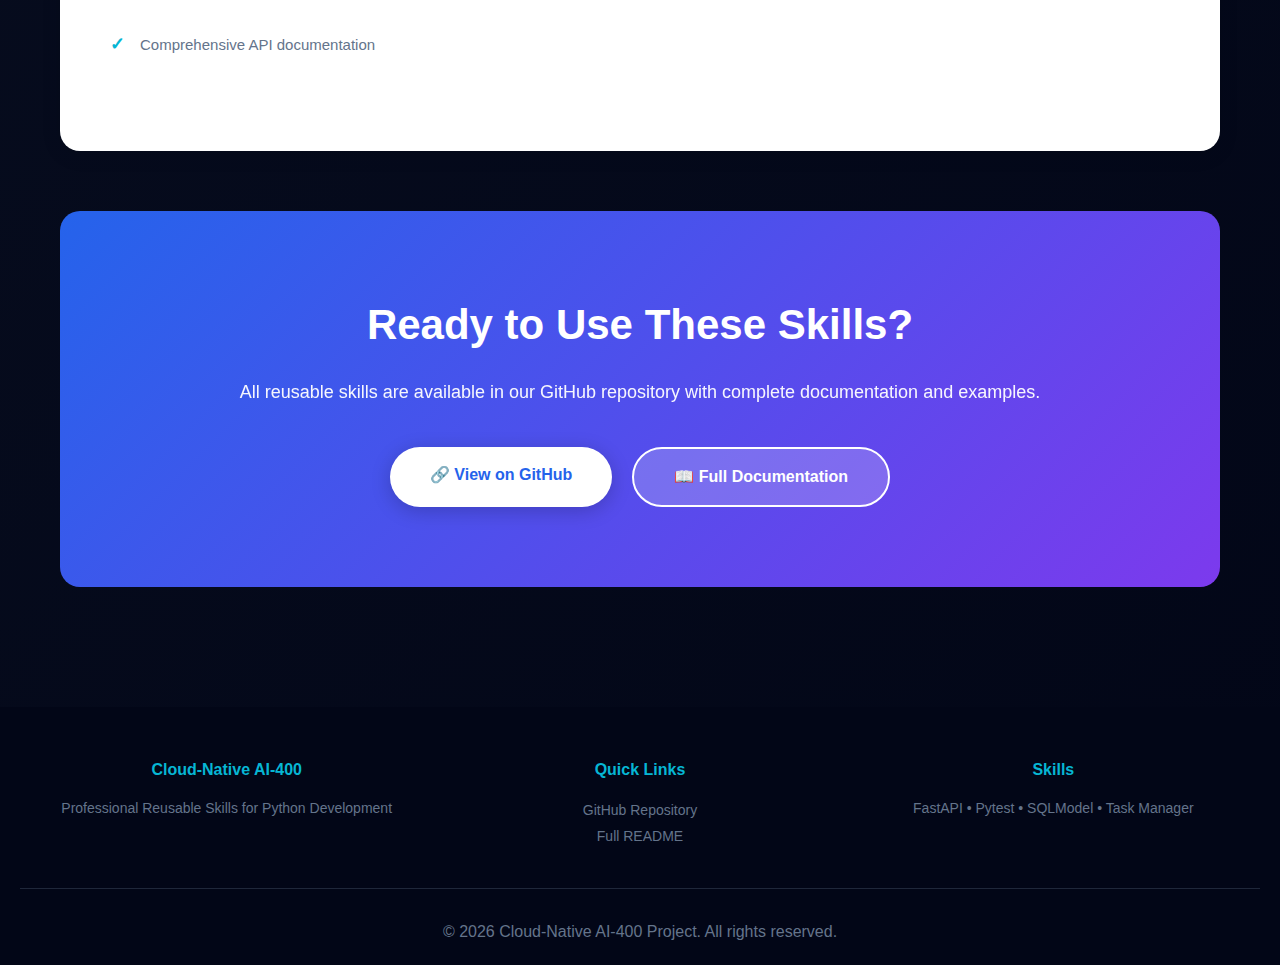
<file: frontend/skills-showcase.html>
<!DOCTYPE html>
<html lang="en">
<head>
    <meta charset="UTF-8">
    <meta name="viewport" content="width=device-width, initial-scale=1.0">
    <title>Reusable Skills Showcase | Cloud-Native AI-400</title>
    <style>
        * {
            margin: 0;
            padding: 0;
            box-sizing: border-box;
        }

        :root {
            --primary-color: #2563eb;
            --secondary-color: #7c3aed;
            --accent-cyan: #06b6d4;
            --accent-purple: #a855f7;
            --accent-pink: #ec4899;
            --accent-orange: #f97316;
            --bg-dark: #0f172a;
            --bg-darker: #020617;
            --bg-light: #f8fafc;
            --text-dark: #1e293b;
            --text-light: #f8fafc;
            --text-muted: #64748b;
            --gradient-primary: linear-gradient(135deg, #2563eb 0%, #7c3aed 100%);
            --gradient-secondary: linear-gradient(135deg, #7c3aed 0%, #ec4899 100%);
            --gradient-accent: linear-gradient(135deg, #06b6d4 0%, #a855f7 100%);
            --shadow-md: 0 4px 20px rgba(0, 0, 0, 0.1);
            --shadow-lg: 0 12px 40px rgba(0, 0, 0, 0.2);
        }

        body {
            font-family: 'Segoe UI', Tahoma, Geneva, Verdana, sans-serif;
            background: linear-gradient(135deg, var(--bg-dark) 0%, var(--bg-darker) 100%);
            color: var(--text-dark);
            line-height: 1.6;
            overflow-x: hidden;
        }

        /* Navigation */
        .navbar {
            position: fixed;
            top: 0;
            width: 100%;
            background: rgba(15, 23, 42, 0.95);
            backdrop-filter: blur(10px);
            padding: 1rem 2rem;
            z-index: 1000;
            box-shadow: 0 4px 30px rgba(0, 0, 0, 0.3);
        }

        .navbar-container {
            max-width: 1200px;
            margin: 0 auto;
            display: flex;
            justify-content: space-between;
            align-items: center;
        }

        .navbar-logo {
            display: flex;
            align-items: center;
            gap: 10px;
            color: white;
            font-size: 24px;
            font-weight: 800;
            text-decoration: none;
            animation: float 3s ease-in-out infinite;
        }

        .logo-icon {
            font-size: 32px;
        }

        @keyframes float {
            0%, 100% { transform: translateY(0px); }
            50% { transform: translateY(-10px); }
        }

        .navbar-menu {
            display: flex;
            gap: 30px;
            align-items: center;
        }

        .nav-link {
            color: white;
            text-decoration: none;
            font-weight: 600;
            transition: all 0.3s ease;
            padding: 8px 16px;
            border-radius: 5px;
        }

        .nav-link:hover {
            background: var(--primary-color);
            color: white;
        }

        /* Hero Section */
        .hero {
            margin-top: 80px;
            background: linear-gradient(135deg, #667eea 0%, #764ba2 100%);
            color: white;
            padding: 100px 20px 80px;
            text-align: center;
            position: relative;
            overflow: hidden;
        }

        .hero::before {
            content: '';
            position: absolute;
            top: 0;
            left: 0;
            right: 0;
            bottom: 0;
            background: radial-gradient(circle at 20% 50%, rgba(255,255,255,0.1) 0%, transparent 50%),
                        radial-gradient(circle at 80% 80%, rgba(255,255,255,0.1) 0%, transparent 50%);
            pointer-events: none;
        }

        .hero-content {
            position: relative;
            z-index: 2;
            max-width: 800px;
            margin: 0 auto;
            animation: slideInDown 0.8s ease;
        }

        @keyframes slideInDown {
            from {
                opacity: 0;
                transform: translateY(-30px);
            }
            to {
                opacity: 1;
                transform: translateY(0);
            }
        }

        .hero h1 {
            font-size: 56px;
            margin-bottom: 20px;
            font-weight: 900;
            text-shadow: 0 4px 20px rgba(0, 0, 0, 0.3);
        }

        .hero p {
            font-size: 22px;
            opacity: 0.95;
            margin-bottom: 40px;
            text-shadow: 0 2px 10px rgba(0, 0, 0, 0.2);
        }

        /* Stats Section */
        .stats {
            display: grid;
            grid-template-columns: repeat(auto-fit, minmax(200px, 1fr));
            gap: 20px;
            max-width: 900px;
            margin: 0 auto;
            padding: 40px 20px;
            background: white;
            border-radius: 20px;
            box-shadow: 0 20px 60px rgba(0, 0, 0, 0.3);
            margin-top: -50px;
            position: relative;
            z-index: 10;
        }

        .stat-box {
            text-align: center;
            padding: 25px;
        }

        .stat-number {
            font-size: 42px;
            font-weight: 900;
            background: var(--gradient-primary);
            -webkit-background-clip: text;
            -webkit-text-fill-color: transparent;
            background-clip: text;
            margin-bottom: 10px;
        }

        .stat-label {
            color: var(--text-muted);
            font-weight: 600;
            font-size: 14px;
            text-transform: uppercase;
            letter-spacing: 1px;
        }

        /* Container */
        .container {
            max-width: 1200px;
            margin: 0 auto;
            padding: 60px 20px;
        }

        /* Section Title */
        .section-title {
            text-align: center;
            margin-bottom: 60px;
        }

        .section-title h2 {
            font-size: 42px;
            background: var(--gradient-primary);
            -webkit-background-clip: text;
            -webkit-text-fill-color: transparent;
            background-clip: text;
            margin-bottom: 15px;
            font-weight: 900;
        }

        .section-title p {
            color: var(--text-muted);
            font-size: 18px;
        }

        /* Skills Grid */
        .skills-grid {
            display: grid;
            grid-template-columns: repeat(auto-fit, minmax(280px, 1fr));
            gap: 30px;
            margin-bottom: 80px;
        }

        .skill-card {
            background: white;
            border-radius: 15px;
            overflow: hidden;
            box-shadow: var(--shadow-md);
            transition: all 0.3s ease;
            cursor: pointer;
            transform: translateY(0);
        }

        .skill-card:hover {
            transform: translateY(-15px);
            box-shadow: var(--shadow-lg);
        }

        .skill-header {
            height: 150px;
            display: flex;
            align-items: center;
            justify-content: center;
            font-size: 60px;
            position: relative;
            overflow: hidden;
        }

        .skill-card:nth-child(1) .skill-header {
            background: linear-gradient(135deg, #667eea 0%, #764ba2 100%);
        }

        .skill-card:nth-child(2) .skill-header {
            background: linear-gradient(135deg, #f093fb 0%, #f5576c 100%);
        }

        .skill-card:nth-child(3) .skill-header {
            background: linear-gradient(135deg, #4facfe 0%, #00f2fe 100%);
        }

        .skill-card:nth-child(4) .skill-header {
            background: linear-gradient(135deg, #43e97b 0%, #38f9d7 100%);
        }

        .skill-header::after {
            content: '';
            position: absolute;
            top: 0;
            left: 0;
            right: 0;
            bottom: 0;
            background: radial-gradient(circle at 30% 30%, rgba(255,255,255,0.2) 0%, transparent 60%);
        }

        .skill-content {
            padding: 30px;
        }

        .skill-title {
            font-size: 24px;
            font-weight: 800;
            color: var(--text-dark);
            margin-bottom: 12px;
        }

        .skill-description {
            color: var(--text-muted);
            font-size: 14px;
            line-height: 1.6;
            margin-bottom: 20px;
        }

        .skill-stats {
            display: grid;
            grid-template-columns: repeat(3, 1fr);
            gap: 15px;
            padding-top: 20px;
            border-top: 2px solid #f0f1f3;
        }

        .stat-item {
            text-align: center;
        }

        .stat-value {
            font-size: 24px;
            font-weight: 900;
            color: var(--primary-color);
        }

        .stat-name {
            font-size: 11px;
            color: var(--text-muted);
            text-transform: uppercase;
            letter-spacing: 0.5px;
            margin-top: 5px;
        }

        .skill-footer {
            padding: 20px 30px 30px;
            display: flex;
            gap: 10px;
        }

        .skill-badge {
            display: inline-block;
            background: #f0f1f3;
            color: var(--text-muted);
            padding: 6px 12px;
            border-radius: 20px;
            font-size: 12px;
            font-weight: 600;
        }

        /* Detailed Section */
        .details-section {
            background: white;
            border-radius: 20px;
            padding: 50px;
            margin-bottom: 60px;
            box-shadow: var(--shadow-md);
        }

        .detail-title {
            font-size: 32px;
            color: var(--text-dark);
            margin-bottom: 20px;
            font-weight: 800;
        }

        .detail-subtitle {
            color: var(--text-muted);
            font-size: 16px;
            margin-bottom: 30px;
            line-height: 1.8;
        }

        .features-list {
            list-style: none;
            margin-bottom: 30px;
        }

        .features-list li {
            padding: 12px 0;
            color: var(--text-muted);
            display: flex;
            align-items: center;
            font-size: 15px;
        }

        .features-list li::before {
            content: '✓';
            margin-right: 15px;
            color: var(--accent-cyan);
            font-weight: 900;
            font-size: 18px;
        }

        .code-example {
            background: var(--bg-darker);
            color: #4ade80;
            padding: 20px;
            border-radius: 10px;
            overflow-x: auto;
            font-family: 'Courier New', monospace;
            font-size: 13px;
            line-height: 1.5;
            margin-top: 20px;
        }

        /* Tabs */
        .tabs {
            display: flex;
            gap: 20px;
            margin-bottom: 30px;
            border-bottom: 2px solid #f0f1f3;
        }

        .tab-button {
            background: none;
            border: none;
            padding: 12px 20px;
            font-size: 15px;
            font-weight: 600;
            color: var(--text-muted);
            cursor: pointer;
            transition: all 0.3s ease;
            border-bottom: 3px solid transparent;
            margin-bottom: -2px;
        }

        .tab-button.active {
            color: var(--primary-color);
            border-bottom-color: var(--primary-color);
        }

        .tab-button:hover {
            color: var(--primary-color);
        }

        .tab-content {
            display: none;
        }

        .tab-content.active {
            display: block;
            animation: fadeIn 0.3s ease;
        }

        @keyframes fadeIn {
            from { opacity: 0; }
            to { opacity: 1; }
        }

        /* CTA Section */
        .cta-section {
            background: var(--gradient-primary);
            color: white;
            padding: 80px 20px;
            text-align: center;
            border-radius: 20px;
            margin-bottom: 60px;
        }

        .cta-section h2 {
            font-size: 42px;
            margin-bottom: 20px;
            font-weight: 900;
        }

        .cta-section p {
            font-size: 18px;
            margin-bottom: 40px;
            opacity: 0.95;
        }

        .cta-buttons {
            display: flex;
            gap: 20px;
            justify-content: center;
            flex-wrap: wrap;
        }

        .btn {
            padding: 15px 40px;
            border: none;
            border-radius: 50px;
            font-size: 16px;
            font-weight: 700;
            cursor: pointer;
            transition: all 0.3s ease;
            text-decoration: none;
            display: inline-block;
        }

        .btn-primary {
            background: white;
            color: var(--primary-color);
            box-shadow: 0 4px 20px rgba(0, 0, 0, 0.2);
        }

        .btn-primary:hover {
            transform: translateY(-5px);
            box-shadow: 0 8px 30px rgba(0, 0, 0, 0.3);
        }

        .btn-secondary {
            background: rgba(255, 255, 255, 0.2);
            color: white;
            border: 2px solid white;
        }

        .btn-secondary:hover {
            background: white;
            color: var(--primary-color);
        }

        /* Footer */
        .footer {
            background: var(--bg-darker);
            color: white;
            padding: 50px 20px 20px;
            text-align: center;
        }

        .footer-content {
            max-width: 1200px;
            margin: 0 auto;
            display: grid;
            grid-template-columns: repeat(auto-fit, minmax(250px, 1fr));
            gap: 40px;
            margin-bottom: 40px;
        }

        .footer-section h4 {
            margin-bottom: 15px;
            color: var(--accent-cyan);
        }

        .footer-section p, .footer-section a {
            color: var(--text-muted);
            font-size: 14px;
            text-decoration: none;
        }

        .footer-section a:hover {
            color: var(--accent-cyan);
        }

        .footer-bottom {
            border-top: 1px solid rgba(100, 116, 139, 0.3);
            padding-top: 30px;
            color: var(--text-muted);
        }

        /* Responsive */
        @media (max-width: 768px) {
            .navbar-menu {
                gap: 15px;
            }

            .hero h1 {
                font-size: 36px;
            }

            .hero p {
                font-size: 16px;
            }

            .stats {
                grid-template-columns: repeat(2, 1fr);
            }

            .skills-grid {
                grid-template-columns: 1fr;
            }

            .section-title h2 {
                font-size: 32px;
            }

            .details-section {
                padding: 30px;
            }

            .cta-section {
                padding: 50px 20px;
            }

            .cta-section h2 {
                font-size: 28px;
            }
        }

        @media (max-width: 480px) {
            .navbar {
                padding: 1rem;
            }

            .navbar-logo {
                font-size: 18px;
            }

            .hero {
                padding: 60px 20px 40px;
                margin-top: 70px;
            }

            .hero h1 {
                font-size: 28px;
            }

            .stats {
                grid-template-columns: 1fr;
                margin-top: -30px;
            }

            .container {
                padding: 30px 15px;
            }
        }
    </style>
</head>
<body>
    <!-- Navigation -->
    <nav class="navbar">
        <div class="navbar-container">
            <a href="#" class="navbar-logo">
                <span class="logo-icon">🎯</span>
                <span>Skills Showcase</span>
            </a>
            <div class="navbar-menu">
                <a href="https://github.com/NAVEED261/Cloud-native-AI-400-PROJECT-1" target="_blank" class="nav-link">GitHub</a>
            </div>
        </div>
    </nav>

    <!-- Hero Section -->
    <section class="hero">
        <div class="hero-content">
            <h1>Reusable Skills Showcase</h1>
            <p>4 Professional Skills with 92+ Code Examples and 38 Core Patterns</p>
        </div>
    </section>

    <!-- Stats -->
    <div class="stats">
        <div class="stat-box">
            <div class="stat-number">4</div>
            <div class="stat-label">Professional Skills</div>
        </div>
        <div class="stat-box">
            <div class="stat-number">1,882</div>
            <div class="stat-label">Lines of Code</div>
        </div>
        <div class="stat-box">
            <div class="stat-number">92+</div>
            <div class="stat-label">Code Examples</div>
        </div>
        <div class="stat-box">
            <div class="stat-number">38</div>
            <div class="stat-label">Core Patterns</div>
        </div>
    </div>

    <!-- Main Container -->
    <div class="container">
        <!-- Skills Grid -->
        <div class="section-title">
            <h2>Our Reusable Skills</h2>
            <p>Enterprise-ready skills for professional Python development</p>
        </div>

        <div class="skills-grid">
            <!-- Skill 1: FastAPI -->
            <div class="skill-card">
                <div class="skill-header">🚀</div>
                <div class="skill-content">
                    <div class="skill-title">Building FastAPI Apps</div>
                    <div class="skill-description">Create powerful REST APIs with FastAPI framework</div>
                    <div class="skill-stats">
                        <div class="stat-item">
                            <div class="stat-value">417</div>
                            <div class="stat-name">Lines</div>
                        </div>
                        <div class="stat-item">
                            <div class="stat-value">10</div>
                            <div class="stat-name">Patterns</div>
                        </div>
                        <div class="stat-item">
                            <div class="stat-value">26</div>
                            <div class="stat-name">Examples</div>
                        </div>
                    </div>
                </div>
                <div class="skill-footer">
                    <span class="skill-badge">Web Framework</span>
                    <span class="skill-badge">REST API</span>
                    <span class="skill-badge">Python</span>
                </div>
            </div>

            <!-- Skill 2: Pytest -->
            <div class="skill-card">
                <div class="skill-header">🧪</div>
                <div class="skill-content">
                    <div class="skill-title">Testing with Pytest</div>
                    <div class="skill-description">Write comprehensive tests for robust applications</div>
                    <div class="skill-stats">
                        <div class="stat-item">
                            <div class="stat-value">552</div>
                            <div class="stat-name">Lines</div>
                        </div>
                        <div class="stat-item">
                            <div class="stat-value">15</div>
                            <div class="stat-name">Patterns</div>
                        </div>
                        <div class="stat-item">
                            <div class="stat-value">38</div>
                            <div class="stat-name">Examples</div>
                        </div>
                    </div>
                </div>
                <div class="skill-footer">
                    <span class="skill-badge">Testing</span>
                    <span class="skill-badge">TDD</span>
                    <span class="skill-badge">Quality</span>
                </div>
            </div>

            <!-- Skill 3: SQLModel -->
            <div class="skill-card">
                <div class="skill-header">💾</div>
                <div class="skill-content">
                    <div class="skill-title">FastAPI + SQLModel</div>
                    <div class="skill-description">Build database-backed APIs with type safety</div>
                    <div class="skill-stats">
                        <div class="stat-item">
                            <div class="stat-value">441</div>
                            <div class="stat-name">Lines</div>
                        </div>
                        <div class="stat-item">
                            <div class="stat-value">9</div>
                            <div class="stat-name">Patterns</div>
                        </div>
                        <div class="stat-item">
                            <div class="stat-value">16</div>
                            <div class="stat-name">Examples</div>
                        </div>
                    </div>
                </div>
                <div class="skill-footer">
                    <span class="skill-badge">Database</span>
                    <span class="skill-badge">ORM</span>
                    <span class="skill-badge">Type-Safe</span>
                </div>
            </div>

            <!-- Skill 4: Todo Task Manager -->
            <div class="skill-card">
                <div class="skill-header">✅</div>
                <div class="skill-content">
                    <div class="skill-title">ToDo Task Manager</div>
                    <div class="skill-description">Complete task management system implementation</div>
                    <div class="skill-stats">
                        <div class="stat-item">
                            <div class="stat-value">472</div>
                            <div class="stat-name">Lines</div>
                        </div>
                        <div class="stat-item">
                            <div class="stat-value">4</div>
                            <div class="stat-name">Sections</div>
                        </div>
                        <div class="stat-item">
                            <div class="stat-value">12</div>
                            <div class="stat-name">Examples</div>
                        </div>
                    </div>
                </div>
                <div class="skill-footer">
                    <span class="skill-badge">Full-Stack</span>
                    <span class="skill-badge">CRUD</span>
                    <span class="skill-badge">Complete</span>
                </div>
            </div>
        </div>

        <!-- Detailed Skills Sections -->
        <section class="details-section">
            <div class="detail-title">🚀 Building FastAPI Apps</div>
            <div class="detail-subtitle">Create powerful REST APIs with validation, authentication, and documentation</div>

            <div class="tabs">
                <button class="tab-button active" onclick="switchTab(event, 'fastapi-overview')">Overview</button>
                <button class="tab-button" onclick="switchTab(event, 'fastapi-features')">Features</button>
                <button class="tab-button" onclick="switchTab(event, 'fastapi-example')">Example</button>
            </div>

            <div id="fastapi-overview" class="tab-content active">
                <p style="color: var(--text-muted); line-height: 1.8;">FastAPI is a modern, fast web framework for building APIs with Python 3.6+ based on standard Python type hints. It combines the best practices from Flask and Django with automatic API documentation.</p>
                <ul class="features-list">
                    <li>Fast performance (comparable to NodeJS and Go)</li>
                    <li>Automatic API documentation (Swagger UI)</li>
                    <li>Built-in data validation with Pydantic</li>
                    <li>Support for async/await syntax</li>
                    <li>Dependency injection system</li>
                    <li>CORS, cookies, and security headers support</li>
                </ul>
            </div>

            <div id="fastapi-features" class="tab-content">
                <ul class="features-list">
                    <li><strong>10 Design Patterns</strong> - Project structure, routing, middleware, dependency injection</li>
                    <li><strong>26 Code Examples</strong> - Real-world patterns and best practices</li>
                    <li><strong>Security Patterns</strong> - JWT, OAuth2, API keys, rate limiting</li>
                    <li><strong>Database Integration</strong> - SQLAlchemy, SQLModel, async support</li>
                    <li><strong>Error Handling</strong> - Custom exceptions, HTTP error responses</li>
                    <li><strong>Testing Strategies</strong> - Unit tests, integration tests, fixtures</li>
                </ul>
            </div>

            <div id="fastapi-example" class="tab-content">
                <p style="color: var(--text-muted); margin-bottom: 15px;"><strong>Quick API Setup Example:</strong></p>
                <div class="code-example">from fastapi import FastAPI, HTTPException
from pydantic import BaseModel
from typing import List

app = FastAPI()

class Task(BaseModel):
    id: int
    title: str
    description: str
    completed: bool = False

@app.get("/tasks", response_model=List[Task])
async def list_tasks():
    """Get all tasks"""
    return []

@app.post("/tasks", response_model=Task)
async def create_task(task: Task):
    """Create a new task"""
    return task

@app.get("/tasks/{task_id}")
async def get_task(task_id: int):
    """Get a specific task"""
    return {"id": task_id}</div>
            </div>
        </section>

        <section class="details-section">
            <div class="detail-title">🧪 Testing with Pytest</div>
            <div class="detail-subtitle">Write comprehensive, maintainable tests with fixtures and parametrization</div>

            <div class="tabs">
                <button class="tab-button active" onclick="switchTab(event, 'pytest-overview')">Overview</button>
                <button class="tab-button" onclick="switchTab(event, 'pytest-features')">Features</button>
                <button class="tab-button" onclick="switchTab(event, 'pytest-example')">Example</button>
            </div>

            <div id="pytest-overview" class="tab-content active">
                <p style="color: var(--text-muted); line-height: 1.8;">Pytest is the most popular testing framework for Python. It simplifies test writing with fixtures, parametrization, and powerful assertion introspection.</p>
                <ul class="features-list">
                    <li>Simple syntax for writing tests</li>
                    <li>Powerful fixture system for test setup/teardown</li>
                    <li>Parametrization for testing multiple inputs</li>
                    <li>Detailed assertion failure messages</li>
                    <li>Plugin ecosystem for extended functionality</li>
                    <li>Coverage reporting and profiling</li>
                </ul>
            </div>

            <div id="pytest-features" class="tab-content">
                <ul class="features-list">
                    <li><strong>15 Testing Patterns</strong> - Fixtures, mocking, async testing, parametrization</li>
                    <li><strong>38 Code Examples</strong> - Unit tests, integration tests, edge cases</li>
                    <li><strong>Database Testing</strong> - Fixtures for isolation, transaction rollback</li>
                    <li><strong>Async Testing</strong> - Testing async functions and endpoints</li>
                    <li><strong>Mocking Strategies</strong> - Mocking external services and databases</li>
                    <li><strong>Coverage Analysis</strong> - Measuring code coverage and gaps</li>
                </ul>
            </div>

            <div id="pytest-example" class="tab-content">
                <p style="color: var(--text-muted); margin-bottom: 15px;"><strong>Test Example with Fixtures:</strong></p>
                <div class="code-example">import pytest
from fastapi.testclient import TestClient
from main import app

@pytest.fixture
def client():
    return TestClient(app)

@pytest.mark.parametrize("title,status", [
    ("Task 1", "todo"),
    ("Task 2", "in_progress"),
    ("Task 3", "done"),
])
def test_create_task(client, title, status):
    response = client.post("/tasks", json={
        "title": title,
        "status": status
    })
    assert response.status_code == 201
    assert response.json()["title"] == title</div>
            </div>
        </section>

        <section class="details-section">
            <div class="detail-title">💾 FastAPI + SQLModel</div>
            <div class="detail-subtitle">Build type-safe database applications with SQLModel's powerful ORM</div>

            <div class="tabs">
                <button class="tab-button active" onclick="switchTab(event, 'sqlmodel-overview')">Overview</button>
                <button class="tab-button" onclick="switchTab(event, 'sqlmodel-features')">Features</button>
                <button class="tab-button" onclick="switchTab(event, 'sqlmodel-example')">Example</button>
            </div>

            <div id="sqlmodel-overview" class="tab-content active">
                <p style="color: var(--text-muted); line-height: 1.8;">SQLModel combines SQLAlchemy and Pydantic to create database models that are also valid Pydantic models, enabling seamless validation and serialization.</p>
                <ul class="features-list">
                    <li>Single model definition for database and API validation</li>
                    <li>Type hints for better IDE support and type checking</li>
                    <li>Automatic JSON serialization/deserialization</li>
                    <li>Support for relationships and foreign keys</li>
                    <li>Async database operations</li>
                    <li>Migration support with Alembic</li>
                </ul>
            </div>

            <div id="sqlmodel-features" class="tab-content">
                <ul class="features-list">
                    <li><strong>9 Database Patterns</strong> - Models, relationships, queries, transactions</li>
                    <li><strong>16 Code Examples</strong> - CRUD operations, filtering, pagination</li>
                    <li><strong>Model Design</strong> - Table definitions, relationships, constraints</li>
                    <li><strong>Query Operations</strong> - Create, read, update, delete with validation</li>
                    <li><strong>Async Support</strong> - Non-blocking database operations</li>
                    <li><strong>Data Integrity</strong> - Validation, constraints, foreign keys</li>
                </ul>
            </div>

            <div id="sqlmodel-example" class="tab-content">
                <p style="color: var(--text-muted); margin-bottom: 15px;"><strong>Model Definition Example:</strong></p>
                <div class="code-example">from sqlmodel import SQLModel, Field, Session, select
from typing import Optional

class Task(SQLModel, table=True):
    id: Optional[int] = Field(default=None, primary_key=True)
    title: str
    description: str
    status: str = "todo"
    priority: str = "medium"

# Create session
session = Session(engine)

# Create
task = Task(title="Build API", status="in_progress")
session.add(task)
session.commit()

# Read
statement = select(Task).where(Task.status == "todo")
tasks = session.exec(statement).all()</div>
            </div>
        </section>

        <section class="details-section">
            <div class="detail-title">✅ ToDo Task Manager</div>
            <div class="detail-subtitle">Complete implementation of a professional task management system</div>

            <div class="tabs">
                <button class="tab-button active" onclick="switchTab(event, 'todo-overview')">Overview</button>
                <button class="tab-button" onclick="switchTab(event, 'todo-features')">Features</button>
                <button class="tab-button" onclick="switchTab(event, 'todo-example')">Example</button>
            </div>

            <div id="todo-overview" class="tab-content active">
                <p style="color: var(--text-muted); line-height: 1.8;">A complete task management system with 8 REST endpoints, comprehensive testing (36 tests), and production-ready error handling. Includes filtering, pagination, and real-time statistics.</p>
                <ul class="features-list">
                    <li>Create, read, update, delete tasks (CRUD)</li>
                    <li>Filter by status and priority</li>
                    <li>Pagination support for large datasets</li>
                    <li>Task statistics and completion tracking</li>
                    <li>Automatic timestamp management</li>
                    <li>Comprehensive API documentation</li>
                </ul>
            </div>

            <div id="todo-features" class="tab-content">
                <ul class="features-list">
                    <li><strong>8 REST Endpoints</strong> - Complete CRUD + stats operations</li>
                    <li><strong>4 Status Types</strong> - todo, in_progress, done, canceled</li>
                    <li><strong>4 Priority Levels</strong> - low, medium, high, urgent</li>
                    <li><strong>12 Code Examples</strong> - Real-world usage patterns</li>
                    <li><strong>36 Tests</strong> - 100% passing, comprehensive coverage</li>
                    <li><strong>Production Ready</strong> - Error handling, validation, security</li>
                </ul>
            </div>

            <div id="todo-example" class="tab-content">
                <p style="color: var(--text-muted); margin-bottom: 15px;"><strong>API Endpoints Example:</strong></p>
                <div class="code-example"># Create task
POST /tasks
{
  "title": "Build API",
  "description": "Create task management API",
  "priority": "high"
}

# List tasks with filters
GET /tasks?status_filter=todo&priority_filter=high

# Update task
PUT /tasks/1
{"status": "in_progress"}

# Get statistics
GET /tasks/stats/overview

# Complete task
POST /tasks/1/complete</div>
            </div>
        </section>

        <!-- CTA Section -->
        <section class="cta-section">
            <h2>Ready to Use These Skills?</h2>
            <p>All reusable skills are available in our GitHub repository with complete documentation and examples.</p>
            <div class="cta-buttons">
                <a href="https://github.com/NAVEED261/Cloud-native-AI-400-PROJECT-1" target="_blank" class="btn btn-primary">🔗 View on GitHub</a>
                <a href="https://github.com/NAVEED261/Cloud-native-AI-400-PROJECT-1/blob/master/README.md" target="_blank" class="btn btn-secondary">📖 Full Documentation</a>
            </div>
        </section>
    </div>

    <!-- Footer -->
    <footer class="footer">
        <div class="footer-content">
            <div class="footer-section">
                <h4>Cloud-Native AI-400</h4>
                <p>Professional Reusable Skills for Python Development</p>
            </div>
            <div class="footer-section">
                <h4>Quick Links</h4>
                <a href="https://github.com/NAVEED261/Cloud-native-AI-400-PROJECT-1" target="_blank">GitHub Repository</a><br>
                <a href="https://github.com/NAVEED261/Cloud-native-AI-400-PROJECT-1/blob/master/README.md" target="_blank">Full README</a><br>
            </div>
            <div class="footer-section">
                <h4>Skills</h4>
                <p>FastAPI • Pytest • SQLModel • Task Manager</p>
            </div>
        </div>
        <div class="footer-bottom">
            <p>&copy; 2026 Cloud-Native AI-400 Project. All rights reserved.</p>
        </div>
    </footer>

    <script>
        function switchTab(event, tabId) {
            // Hide all tabs in this section
            const section = event.target.closest('.details-section');
            const tabs = section.querySelectorAll('.tab-content');
            tabs.forEach(tab => tab.classList.remove('active'));

            // Remove active class from all buttons
            const buttons = section.querySelectorAll('.tab-button');
            buttons.forEach(btn => btn.classList.remove('active'));

            // Show selected tab
            document.getElementById(tabId).classList.add('active');
            event.target.classList.add('active');
        }

        // Smooth scroll
        document.querySelectorAll('a[href^="#"]').forEach(anchor => {
            anchor.addEventListener('click', function (e) {
                e.preventDefault();
                const target = document.querySelector(this.getAttribute('href'));
                if (target) {
                    target.scrollIntoView({
                        behavior: 'smooth'
                    });
                }
            });
        });
    </script>
</body>
</html>
</file>
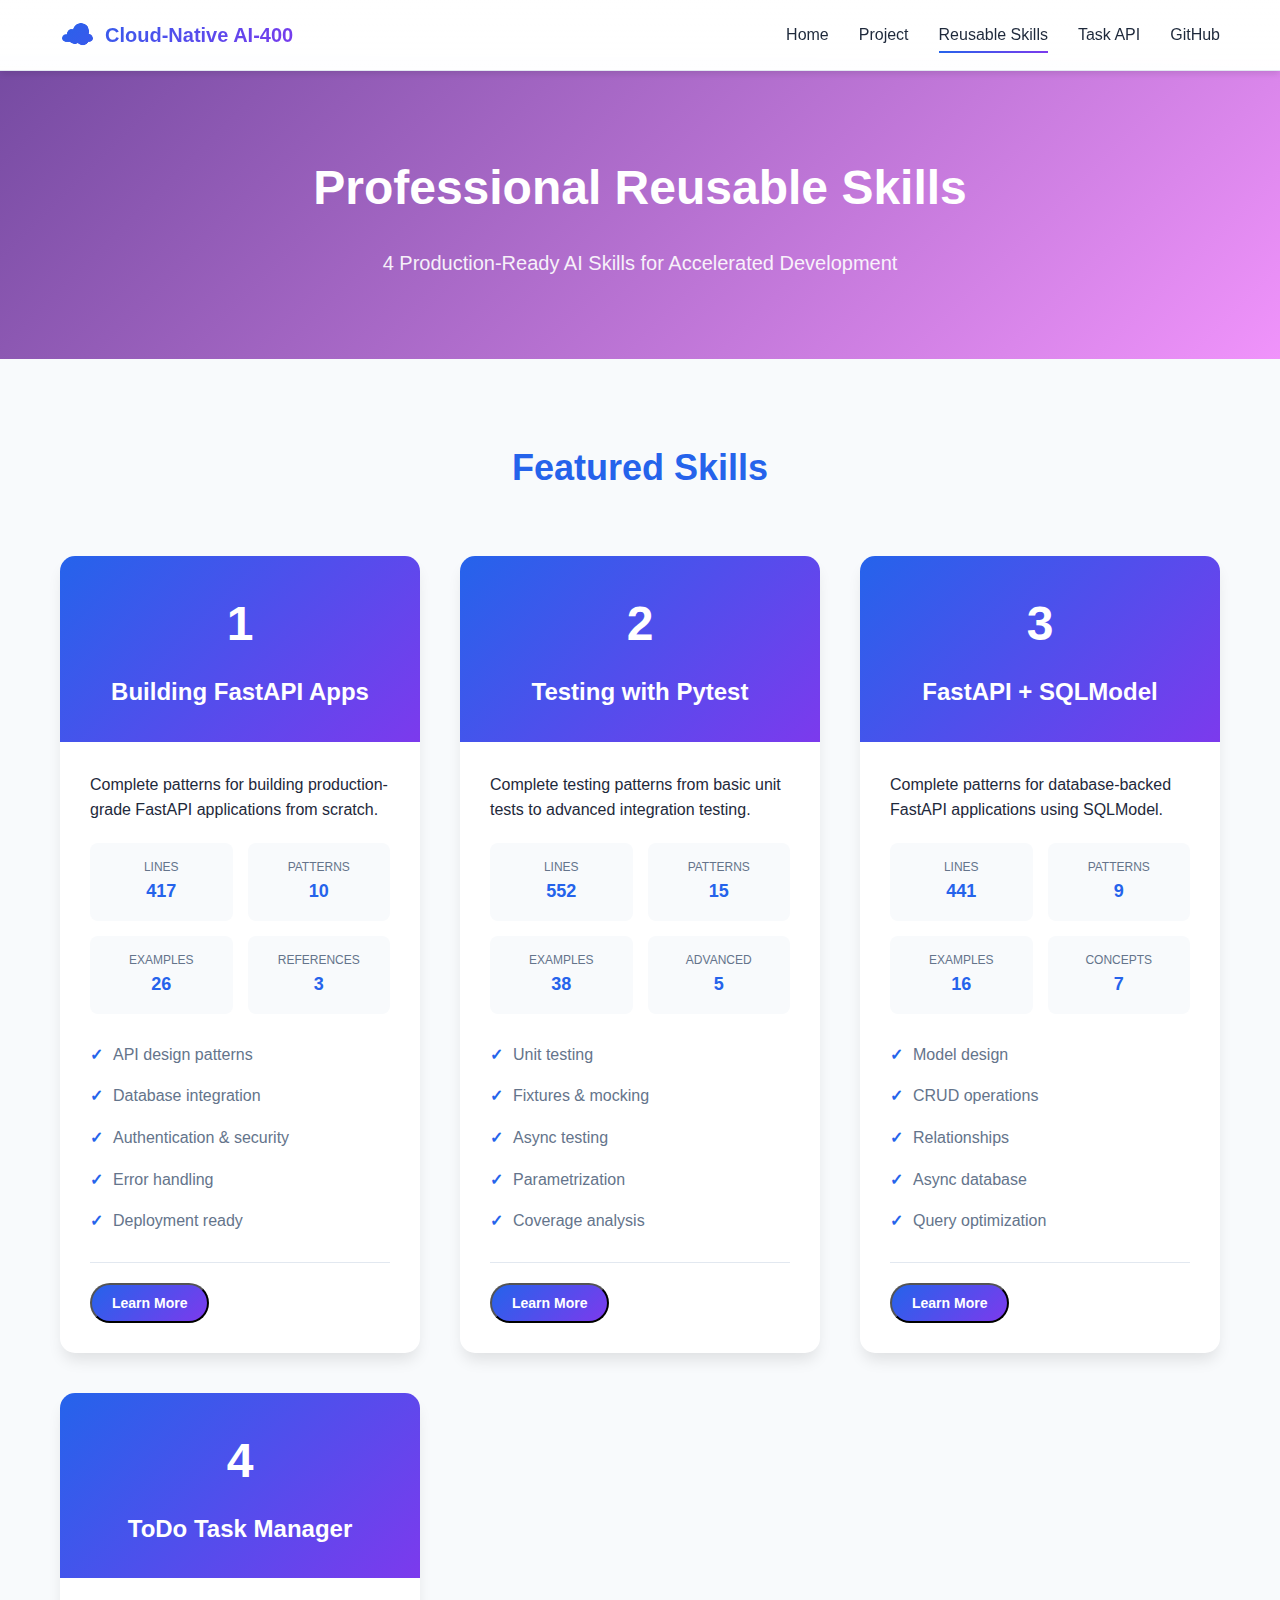
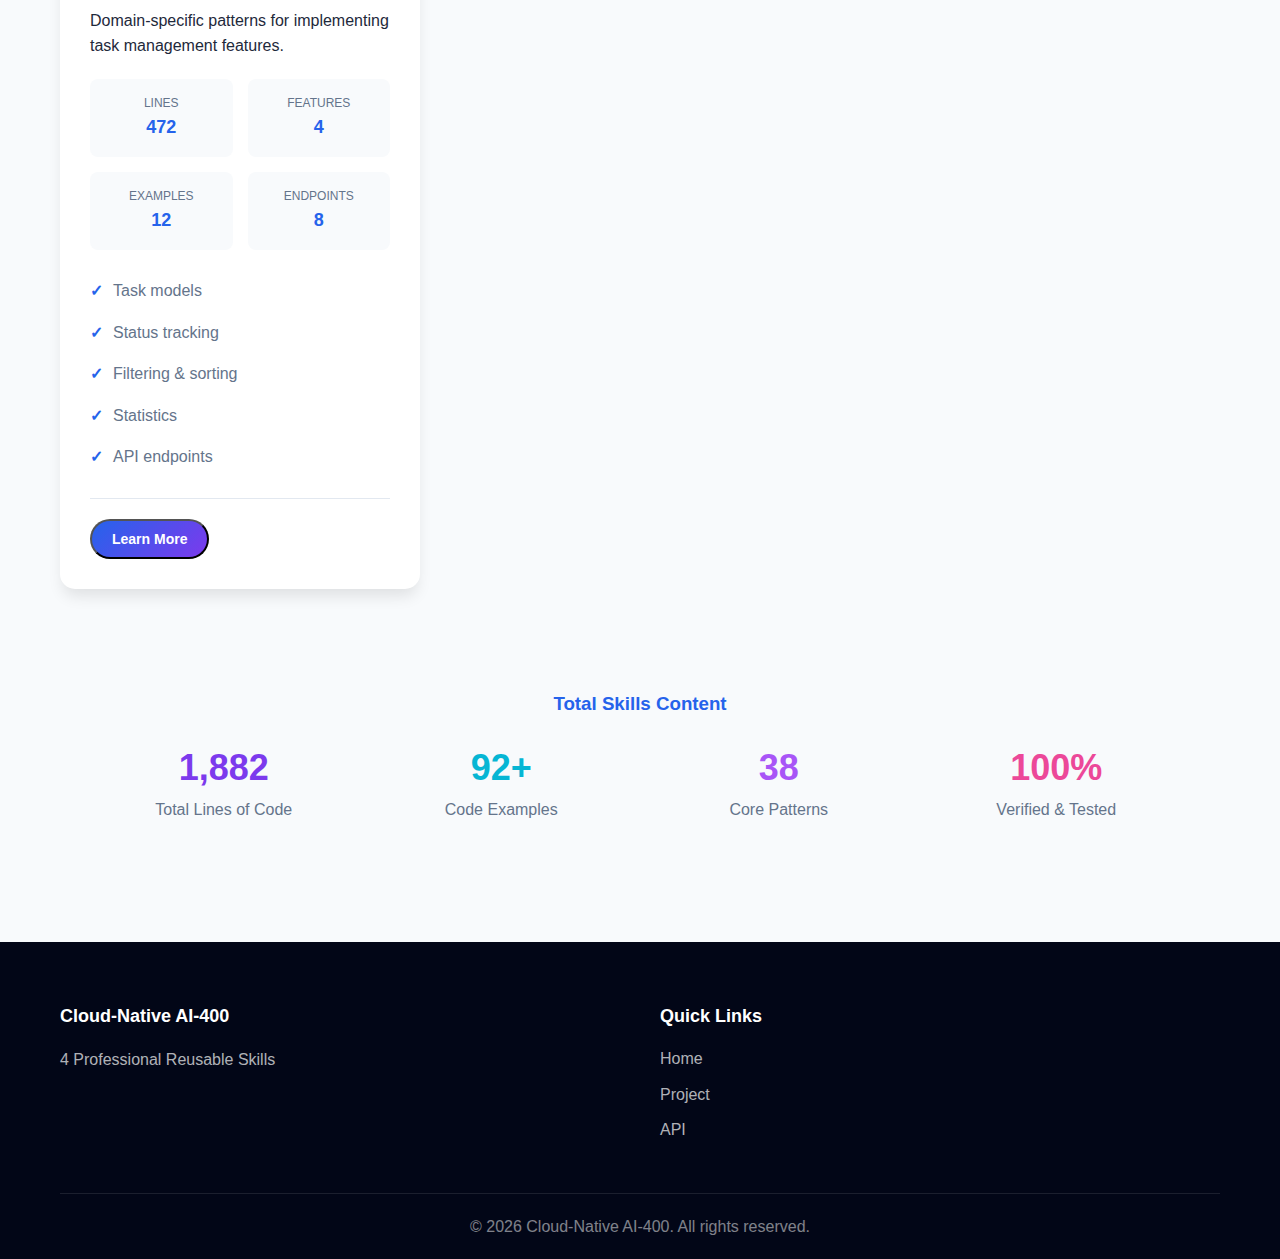
<file: frontend/skills.html>
<!DOCTYPE html>
<html lang="en">
<head>
    <meta charset="UTF-8">
    <meta name="viewport" content="width=device-width, initial-scale=1.0">
    <title>Reusable Skills | Cloud-Native AI-400</title>
    <link rel="stylesheet" href="styles.css">
    <style>
        .skills-hero {
            margin-top: 70px;
            background: linear-gradient(135deg, #764ba2 0%, #f093fb 100%);
            color: white;
            padding: 80px 20px;
            text-align: center;
        }

        .skills-hero h1 {
            font-size: 48px;
            margin-bottom: 20px;
            font-weight: 800;
        }

        .skills-hero p {
            font-size: 20px;
            opacity: 0.9;
        }

        .skills-container {
            max-width: 1200px;
            margin: 0 auto;
            padding: 80px 20px;
        }

        .skills-grid {
            display: grid;
            grid-template-columns: repeat(auto-fit, minmax(300px, 1fr));
            gap: 40px;
            margin: 60px 0;
        }

        .skill-card {
            background: white;
            border-radius: 15px;
            overflow: hidden;
            box-shadow: var(--shadow-lg);
            transition: all 0.3s ease;
            display: flex;
            flex-direction: column;
        }

        .skill-card:hover {
            transform: translateY(-15px);
            box-shadow: var(--shadow-xl);
        }

        .skill-header {
            background: linear-gradient(135deg, var(--primary-color) 0%, var(--secondary-color) 100%);
            color: white;
            padding: 30px;
            text-align: center;
        }

        .skill-header .number {
            font-size: 48px;
            font-weight: 800;
            margin-bottom: 10px;
        }

        .skill-header h3 {
            font-size: 24px;
            margin: 0;
        }

        .skill-body {
            padding: 30px;
            flex-grow: 1;
        }

        .skill-stats {
            display: grid;
            grid-template-columns: repeat(2, 1fr);
            gap: 15px;
            margin: 20px 0;
        }

        .skill-stat {
            background: var(--bg-light);
            padding: 15px;
            border-radius: 8px;
            text-align: center;
        }

        .skill-stat .label {
            font-size: 12px;
            color: var(--text-muted);
            text-transform: uppercase;
        }

        .skill-stat .value {
            font-size: 18px;
            font-weight: 700;
            color: var(--primary-color);
        }

        .skill-features {
            margin: 20px 0;
            list-style: none;
        }

        .skill-features li {
            padding: 8px 0;
            color: var(--text-muted);
            display: flex;
            align-items: center;
        }

        .skill-features li::before {
            content: '✓';
            margin-right: 10px;
            color: var(--primary-color);
            font-weight: 700;
        }

        .skill-footer {
            border-top: 1px solid var(--border-color);
            padding-top: 20px;
            margin-top: 20px;
        }

        .skill-btn {
            display: inline-block;
            background: var(--gradient-primary);
            color: white;
            padding: 10px 20px;
            border-radius: 20px;
            text-decoration: none;
            transition: all 0.3s ease;
            font-weight: 600;
            font-size: 14px;
        }

        .skill-btn:hover {
            transform: translateY(-3px);
            box-shadow: 0 4px 15px rgba(37, 99, 235, 0.4);
        }

        .skill-details-page {
            display: none;
            animation: slideInUp 0.5s ease;
        }

        .skill-details-page.active {
            display: block;
        }

        .skill-details-content {
            max-width: 900px;
            margin: 0 auto;
            padding: 80px 20px;
        }

        .back-btn {
            display: inline-block;
            margin-bottom: 30px;
            color: var(--primary-color);
            text-decoration: none;
            font-weight: 600;
            transition: all 0.3s ease;
        }

        .back-btn:hover {
            transform: translateX(-5px);
        }

        .pattern-list {
            display: grid;
            grid-template-columns: repeat(auto-fit, minmax(250px, 1fr));
            gap: 20px;
            margin: 30px 0;
        }

        .pattern-item {
            background: var(--bg-light);
            padding: 20px;
            border-radius: 10px;
            border-left: 4px solid var(--primary-color);
        }

        .pattern-item h4 {
            color: var(--primary-color);
            margin-bottom: 10px;
        }

        .code-example {
            background: var(--bg-darker);
            color: #4ade80;
            padding: 20px;
            border-radius: 10px;
            overflow-x: auto;
            font-family: 'Courier New', monospace;
            font-size: 13px;
            margin: 20px 0;
            line-height: 1.4;
        }
    </style>
</head>
<body>
    <!-- Navigation Header -->
    <header class="navbar">
        <div class="navbar-container">
            <div class="navbar-logo" onclick="goToHome()">
                <span class="logo-icon">☁️</span>
                <span class="logo-text">Cloud-Native AI-400</span>
            </div>
            <nav class="navbar-menu">
                <a href="index.html" class="nav-link">Home</a>
                <a href="project.html" class="nav-link">Project</a>
                <a href="skills.html" class="nav-link active">Reusable Skills</a>
                <a href="api.html" class="nav-link">Task API</a>
                <a href="github.html" class="nav-link">GitHub</a>
            </nav>
            <button class="menu-toggle">
                <span></span>
                <span></span>
                <span></span>
            </button>
        </div>
    </header>

    <!-- Skills Overview Page -->
    <div id="skills-overview" class="active">
        <!-- Hero Section -->
        <section class="skills-hero">
            <h1>Professional Reusable Skills</h1>
            <p>4 Production-Ready AI Skills for Accelerated Development</p>
        </section>

        <!-- Skills Grid -->
        <section class="skills-container">
            <h2 style="text-align: center; font-size: 36px; margin-bottom: 50px; color: var(--primary-color);">
                Featured Skills
            </h2>

            <div class="skills-grid">
                <!-- Skill 1 -->
                <div class="skill-card">
                    <div class="skill-header">
                        <div class="number">1</div>
                        <h3>Building FastAPI Apps</h3>
                    </div>
                    <div class="skill-body">
                        <p>Complete patterns for building production-grade FastAPI applications from scratch.</p>
                        <div class="skill-stats">
                            <div class="skill-stat">
                                <div class="label">Lines</div>
                                <div class="value">417</div>
                            </div>
                            <div class="skill-stat">
                                <div class="label">Patterns</div>
                                <div class="value">10</div>
                            </div>
                            <div class="skill-stat">
                                <div class="label">Examples</div>
                                <div class="value">26</div>
                            </div>
                            <div class="skill-stat">
                                <div class="label">References</div>
                                <div class="value">3</div>
                            </div>
                        </div>
                        <ul class="skill-features">
                            <li>API design patterns</li>
                            <li>Database integration</li>
                            <li>Authentication & security</li>
                            <li>Error handling</li>
                            <li>Deployment ready</li>
                        </ul>
                        <div class="skill-footer">
                            <button class="skill-btn" onclick="showSkillDetails(1)">Learn More</button>
                        </div>
                    </div>
                </div>

                <!-- Skill 2 -->
                <div class="skill-card">
                    <div class="skill-header">
                        <div class="number">2</div>
                        <h3>Testing with Pytest</h3>
                    </div>
                    <div class="skill-body">
                        <p>Complete testing patterns from basic unit tests to advanced integration testing.</p>
                        <div class="skill-stats">
                            <div class="skill-stat">
                                <div class="label">Lines</div>
                                <div class="value">552</div>
                            </div>
                            <div class="skill-stat">
                                <div class="label">Patterns</div>
                                <div class="value">15</div>
                            </div>
                            <div class="skill-stat">
                                <div class="label">Examples</div>
                                <div class="value">38</div>
                            </div>
                            <div class="skill-stat">
                                <div class="label">Advanced</div>
                                <div class="value">5</div>
                            </div>
                        </div>
                        <ul class="skill-features">
                            <li>Unit testing</li>
                            <li>Fixtures & mocking</li>
                            <li>Async testing</li>
                            <li>Parametrization</li>
                            <li>Coverage analysis</li>
                        </ul>
                        <div class="skill-footer">
                            <button class="skill-btn" onclick="showSkillDetails(2)">Learn More</button>
                        </div>
                    </div>
                </div>

                <!-- Skill 3 -->
                <div class="skill-card">
                    <div class="skill-header">
                        <div class="number">3</div>
                        <h3>FastAPI + SQLModel</h3>
                    </div>
                    <div class="skill-body">
                        <p>Complete patterns for database-backed FastAPI applications using SQLModel.</p>
                        <div class="skill-stats">
                            <div class="skill-stat">
                                <div class="label">Lines</div>
                                <div class="value">441</div>
                            </div>
                            <div class="skill-stat">
                                <div class="label">Patterns</div>
                                <div class="value">9</div>
                            </div>
                            <div class="skill-stat">
                                <div class="label">Examples</div>
                                <div class="value">16</div>
                            </div>
                            <div class="skill-stat">
                                <div class="label">Concepts</div>
                                <div class="value">7</div>
                            </div>
                        </div>
                        <ul class="skill-features">
                            <li>Model design</li>
                            <li>CRUD operations</li>
                            <li>Relationships</li>
                            <li>Async database</li>
                            <li>Query optimization</li>
                        </ul>
                        <div class="skill-footer">
                            <button class="skill-btn" onclick="showSkillDetails(3)">Learn More</button>
                        </div>
                    </div>
                </div>

                <!-- Skill 4 -->
                <div class="skill-card">
                    <div class="skill-header">
                        <div class="number">4</div>
                        <h3>ToDo Task Manager</h3>
                    </div>
                    <div class="skill-body">
                        <p>Domain-specific patterns for implementing task management features.</p>
                        <div class="skill-stats">
                            <div class="skill-stat">
                                <div class="label">Lines</div>
                                <div class="value">472</div>
                            </div>
                            <div class="skill-stat">
                                <div class="label">Features</div>
                                <div class="value">4</div>
                            </div>
                            <div class="skill-stat">
                                <div class="label">Examples</div>
                                <div class="value">12</div>
                            </div>
                            <div class="skill-stat">
                                <div class="label">Endpoints</div>
                                <div class="value">8</div>
                            </div>
                        </div>
                        <ul class="skill-features">
                            <li>Task models</li>
                            <li>Status tracking</li>
                            <li>Filtering & sorting</li>
                            <li>Statistics</li>
                            <li>API endpoints</li>
                        </ul>
                        <div class="skill-footer">
                            <button class="skill-btn" onclick="showSkillDetails(4)">Learn More</button>
                        </div>
                    </div>
                </div>
            </div>

            <!-- Skills Summary -->
            <div style="background: var(--bg-light); padding: 40px; border-radius: 15px; margin-top: 60px; text-align: center;">
                <h3 style="color: var(--primary-color); margin-bottom: 20px;">Total Skills Content</h3>
                <div style="display: grid; grid-template-columns: repeat(auto-fit, minmax(200px, 1fr)); gap: 30px;">
                    <div>
                        <div style="font-size: 36px; font-weight: 800; color: var(--secondary-color);">1,882</div>
                        <p style="color: var(--text-muted);">Total Lines of Code</p>
                    </div>
                    <div>
                        <div style="font-size: 36px; font-weight: 800; color: var(--accent-cyan);">92+</div>
                        <p style="color: var(--text-muted);">Code Examples</p>
                    </div>
                    <div>
                        <div style="font-size: 36px; font-weight: 800; color: var(--accent-purple);">38</div>
                        <p style="color: var(--text-muted);">Core Patterns</p>
                    </div>
                    <div>
                        <div style="font-size: 36px; font-weight: 800; color: var(--accent-pink);">100%</div>
                        <p style="color: var(--text-muted);">Verified & Tested</p>
                    </div>
                </div>
            </div>
        </section>
    </div>

    <!-- Skill 1 Details -->
    <div id="skill-details-1" class="skill-details-page">
        <section class="skill-details-content">
            <a class="back-btn" onclick="showSkillOverview()">← Back to Skills</a>
            <h1>Building FastAPI Apps</h1>
            <p style="font-size: 18px; color: var(--text-muted); margin: 20px 0;">Complete patterns for building production-grade FastAPI applications from scratch.</p>

            <h2 style="color: var(--primary-color); margin-top: 40px;">Use When:</h2>
            <ul class="skill-features" style="list-style: none;">
                <li>Creating new FastAPI web applications</li>
                <li>Building REST APIs or microservices</li>
                <li>Setting up project structure and organization</li>
                <li>Implementing API endpoints and routes</li>
                <li>Designing RESTful API patterns</li>
            </ul>

            <h2 style="color: var(--primary-color); margin-top: 40px;">Core Patterns (10):</h2>
            <div class="pattern-list">
                <div class="pattern-item">
                    <h4>Application Setup</h4>
                    <p>FastAPI initialization and configuration</p>
                </div>
                <div class="pattern-item">
                    <h4>Project Structure</h4>
                    <p>Organized folder layout for scalability</p>
                </div>
                <div class="pattern-item">
                    <h4>Dependency Injection</h4>
                    <p>Using Depends() for clean architecture</p>
                </div>
                <div class="pattern-item">
                    <h4>Request/Response Models</h4>
                    <p>Pydantic validation and serialization</p>
                </div>
                <div class="pattern-item">
                    <h4>Parameter Validation</h4>
                    <p>Path and query parameter validation</p>
                </div>
                <div class="pattern-item">
                    <h4>Error Handling</h4>
                    <p>HTTPException patterns and responses</p>
                </div>
                <div class="pattern-item">
                    <h4>Database Integration</h4>
                    <p>SQLAlchemy and SQLModel patterns</p>
                </div>
                <div class="pattern-item">
                    <h4>Authentication & Security</h4>
                    <p>JWT tokens and role-based access</p>
                </div>
                <div class="pattern-item">
                    <h4>Background Tasks</h4>
                    <p>Celery, APScheduler, BackgroundTasks</p>
                </div>
                <div class="pattern-item">
                    <h4>Testing & Deployment</h4>
                    <p>TestClient patterns and production setup</p>
                </div>
            </div>

            <h2 style="color: var(--primary-color); margin-top: 40px;">Example Code:</h2>
            <div class="code-example">
from fastapi import FastAPI, Depends, HTTPException
from sqlmodel import SQLModel, Session

app = FastAPI(
    title="Task Management API",
    description="Complete CRUD API",
    version="1.0.0"
)

class Task(SQLModel, table=True):
    id: Optional[int] = None
    title: str = Field(min_length=1)
    status: str = Field(default="todo")

@app.post("/tasks")
async def create_task(task: Task, session: Session = Depends(get_session)):
    session.add(task)
    session.commit()
    return task
            </div>

            <div style="text-align: center; margin-top: 60px;">
                <button class="btn btn-primary" onclick="showSkillOverview()">Back to Skills Overview</button>
            </div>
        </section>
    </div>

    <!-- Skill 2 Details -->
    <div id="skill-details-2" class="skill-details-page">
        <section class="skill-details-content">
            <a class="back-btn" onclick="showSkillOverview()">← Back to Skills</a>
            <h1>Testing with Pytest</h1>
            <p style="font-size: 18px; color: var(--text-muted); margin: 20px 0;">Complete testing patterns from basic unit tests to advanced integration testing strategies.</p>

            <h2 style="color: var(--primary-color); margin-top: 40px;">Use When:</h2>
            <ul class="skill-features" style="list-style: none;">
                <li>Writing unit tests for functions and classes</li>
                <li>Creating integration tests for multiple components</li>
                <li>Setting up test fixtures and databases</li>
                <li>Mocking external dependencies</li>
                <li>Testing asynchronous code with async/await</li>
            </ul>

            <h2 style="color: var(--primary-color); margin-top: 40px;">Testing Patterns (15 total):</h2>
            <div class="pattern-list">
                <div class="pattern-item">
                    <h4>Basic Tests</h4>
                    <p>Test functions and assertions</p>
                </div>
                <div class="pattern-item">
                    <h4>Fixtures</h4>
                    <p>Setup and teardown management</p>
                </div>
                <div class="pattern-item">
                    <h4>Parametrization</h4>
                    <p>Running tests with multiple inputs</p>
                </div>
                <div class="pattern-item">
                    <h4>Mocking</h4>
                    <p>Mocking functions and external services</p>
                </div>
                <div class="pattern-item">
                    <h4>Async Testing</h4>
                    <p>Testing async/await code</p>
                </div>
                <div class="pattern-item">
                    <h4>Database Fixtures</h4>
                    <p>Isolated test databases</p>
                </div>
            </div>

            <h2 style="color: var(--primary-color); margin-top: 40px;">Example Code:</h2>
            <div class="code-example">
import pytest
from fastapi.testclient import TestClient
from main import app

client = TestClient(app)

@pytest.fixture
def db_session():
    """Provides isolated database per test"""
    engine = create_engine("sqlite:///:memory:")
    SQLModel.metadata.create_all(engine)
    with Session(engine) as session:
        yield session

def test_create_task(db_session):
    response = client.post("/tasks", json={"title": "Test"})
    assert response.status_code == 201
            </div>

            <div style="text-align: center; margin-top: 60px;">
                <button class="btn btn-primary" onclick="showSkillOverview()">Back to Skills Overview</button>
            </div>
        </section>
    </div>

    <!-- Skill 3 Details -->
    <div id="skill-details-3" class="skill-details-page">
        <section class="skill-details-content">
            <a class="back-btn" onclick="showSkillOverview()">← Back to Skills</a>
            <h1>FastAPI + SQLModel</h1>
            <p style="font-size: 18px; color: var(--text-muted); margin: 20px 0;">Complete patterns for building database-backed FastAPI applications using SQLModel.</p>

            <h2 style="color: var(--primary-color); margin-top: 40px;">Use When:</h2>
            <ul class="skill-features" style="list-style: none;">
                <li>Designing database models with validation</li>
                <li>Creating CRUD operations</li>
                <li>Managing database relationships</li>
                <li>Implementing async database operations</li>
                <li>Building API endpoints backed by databases</li>
            </ul>

            <h2 style="color: var(--primary-color); margin-top: 40px;">Database Patterns (9):</h2>
            <div class="pattern-list">
                <div class="pattern-item">
                    <h4>Database Setup</h4>
                    <p>Engine and session configuration</p>
                </div>
                <div class="pattern-item">
                    <h4>Model Definition</h4>
                    <p>SQLModel with validation</p>
                </div>
                <div class="pattern-item">
                    <h4>Schema Validation</h4>
                    <p>Pydantic request/response schemas</p>
                </div>
                <div class="pattern-item">
                    <h4>CRUD Operations</h4>
                    <p>Create, read, update, delete patterns</p>
                </div>
                <div class="pattern-item">
                    <h4>Relationships</h4>
                    <p>One-to-many, many-to-many</p>
                </div>
                <div class="pattern-item">
                    <h4>Dependencies</h4>
                    <p>Session management with Depends()</p>
                </div>
                <div class="pattern-item">
                    <h4>Async Operations</h4>
                    <p>Async/await database access</p>
                </div>
                <div class="pattern-item">
                    <h4>Error Handling</h4>
                    <p>Exception handling for database errors</p>
                </div>
                <div class="pattern-item">
                    <h4>Query Optimization</h4>
                    <p>Eager loading and filtering</p>
                </div>
            </div>

            <h2 style="color: var(--primary-color); margin-top: 40px;">Example Code:</h2>
            <div class="code-example">
from sqlmodel import SQLModel, Field, Session, create_engine
from typing import Optional

class Task(SQLModel, table=True):
    id: Optional[int] = Field(default=None, primary_key=True)
    title: str = Field(min_length=1, max_length=255)
    description: Optional[str] = None
    status: str = Field(default="todo")

def create_task(session: Session, task: Task) -> Task:
    session.add(task)
    session.commit()
    session.refresh(task)
    return task
            </div>

            <div style="text-align: center; margin-top: 60px;">
                <button class="btn btn-primary" onclick="showSkillOverview()">Back to Skills Overview</button>
            </div>
        </section>
    </div>

    <!-- Skill 4 Details -->
    <div id="skill-details-4" class="skill-details-page">
        <section class="skill-details-content">
            <a class="back-btn" onclick="showSkillOverview()">← Back to Skills</a>
            <h1>ToDo Task Manager</h1>
            <p style="font-size: 18px; color: var(--text-muted); margin: 20px 0;">Domain-specific patterns for implementing task management features in applications.</p>

            <h2 style="color: var(--primary-color); margin-top: 40px;">Use When:</h2>
            <ul class="skill-features" style="list-style: none;">
                <li>Building task management applications</li>
                <li>Implementing task status tracking</li>
                <li>Creating task filtering and sorting</li>
                <li>Adding task completion tracking</li>
                <li>Implementing task priority levels</li>
            </ul>

            <h2 style="color: var(--primary-color); margin-top: 40px;">Task Domain Features:</h2>
            <div class="pattern-list">
                <div class="pattern-item">
                    <h4>Task Models</h4>
                    <p>Status and priority enumerations</p>
                </div>
                <div class="pattern-item">
                    <h4>CRUD Operations</h4>
                    <p>Complete create, read, update, delete</p>
                </div>
                <div class="pattern-item">
                    <h4>Filtering</h4>
                    <p>Filter by status and priority</p>
                </div>
                <div class="pattern-item">
                    <h4>Sorting & Pagination</h4>
                    <p>Sort and paginate task results</p>
                </div>
                <div class="pattern-item">
                    <h4>Task Search</h4>
                    <p>Full-text search capabilities</p>
                </div>
                <div class="pattern-item">
                    <h4>Statistics</h4>
                    <p>Completion rates and breakdowns</p>
                </div>
                <div class="pattern-item">
                    <h4>Completion Tracking</h4>
                    <p>Mark as done with timestamps</p>
                </div>
                <div class="pattern-item">
                    <h4>API Endpoints</h4>
                    <p>Complete REST API specification</p>
                </div>
            </div>

            <h2 style="color: var(--primary-color); margin-top: 40px;">Example Code:</h2>
            <div class="code-example">
from enum import Enum
from typing import Optional
from datetime import datetime

class TaskStatus(str, Enum):
    TODO = "todo"
    IN_PROGRESS = "in_progress"
    DONE = "done"

class TaskPriority(str, Enum):
    LOW = "low"
    MEDIUM = "medium"
    HIGH = "high"
    URGENT = "urgent"

@app.post("/tasks")
async def create_task(task: TaskCreate):
    db_task = Task.from_orm(task)
    session.add(db_task)
    session.commit()
    return db_task

@app.post("/tasks/{task_id}/complete")
async def complete_task(task_id: int):
    task = session.get(Task, task_id)
    task.status = TaskStatus.DONE
    task.completed_at = datetime.utcnow()
    session.commit()
    return task
            </div>

            <div style="text-align: center; margin-top: 60px;">
                <button class="btn btn-primary" onclick="showSkillOverview()">Back to Skills Overview</button>
            </div>
        </section>
    </div>

    <!-- Footer -->
    <footer class="footer">
        <div class="container">
            <div class="footer-content">
                <div class="footer-section">
                    <h4>Cloud-Native AI-400</h4>
                    <p>4 Professional Reusable Skills</p>
                </div>
                <div class="footer-section">
                    <h4>Quick Links</h4>
                    <ul>
                        <li><a href="index.html">Home</a></li>
                        <li><a href="project.html">Project</a></li>
                        <li><a href="api.html">API</a></li>
                    </ul>
                </div>
            </div>
            <div class="footer-bottom">
                <p>&copy; 2026 Cloud-Native AI-400. All rights reserved.</p>
            </div>
        </div>
    </footer>

    <script src="script.js"></script>
    <script>
        function showSkillDetails(skillNum) {
            document.getElementById('skills-overview').style.display = 'none';
            document.getElementById(`skill-details-${skillNum}`).classList.add('active');
        }

        function showSkillOverview() {
            document.querySelectorAll('.skill-details-page').forEach(el => {
                el.classList.remove('active');
            });
            document.getElementById('skills-overview').style.display = 'block';
        }

        // Set active nav link
        document.addEventListener('DOMContentLoaded', () => {
            document.querySelectorAll('.nav-link').forEach(link => {
                link.classList.remove('active');
            });
            document.querySelectorAll('.nav-link')[2].classList.add('active');
        });
    </script>
</body>
</html>
</file>
<file: frontend/styles.css>
/* ================================================================
   CLOUD-NATIVE AI-400 | PROFESSIONAL UI STYLING
   ================================================================ */

/* ======================== ROOT VARIABLES ======================== */
:root {
    /* Primary Colors */
    --primary-color: #2563eb;
    --primary-dark: #1e40af;
    --primary-light: #3b82f6;

    /* Secondary Colors */
    --secondary-color: #7c3aed;
    --secondary-dark: #6d28d9;
    --secondary-light: #a78bfa;

    /* Accent Colors */
    --accent-cyan: #06b6d4;
    --accent-purple: #a855f7;
    --accent-pink: #ec4899;
    --accent-orange: #f97316;

    /* Neutral Colors */
    --bg-dark: #0f172a;
    --bg-darker: #020617;
    --bg-light: #f8fafc;
    --text-dark: #1e293b;
    --text-light: #f8fafc;
    --text-muted: #64748b;

    /* Border & Shadow */
    --border-color: #e2e8f0;
    --shadow-sm: 0 1px 2px 0 rgba(0, 0, 0, 0.05);
    --shadow-md: 0 4px 6px -1px rgba(0, 0, 0, 0.1);
    --shadow-lg: 0 10px 15px -3px rgba(0, 0, 0, 0.1);
    --shadow-xl: 0 20px 25px -5px rgba(0, 0, 0, 0.1);

    /* Gradients */
    --gradient-primary: linear-gradient(135deg, #2563eb 0%, #7c3aed 100%);
    --gradient-secondary: linear-gradient(135deg, #7c3aed 0%, #ec4899 100%);
    --gradient-accent: linear-gradient(135deg, #06b6d4 0%, #a855f7 100%);
}

/* ======================== GLOBAL STYLES ======================== */
* {
    margin: 0;
    padding: 0;
    box-sizing: border-box;
}

html {
    scroll-behavior: smooth;
}

body {
    font-family: 'Segoe UI', Tahoma, Geneva, Verdana, sans-serif;
    line-height: 1.6;
    color: var(--text-dark);
    background-color: var(--bg-light);
    overflow-x: hidden;
}

.container {
    max-width: 1200px;
    margin: 0 auto;
    padding: 0 20px;
}

/* ======================== NAVIGATION BAR ======================== */
.navbar {
    position: fixed;
    top: 0;
    left: 0;
    right: 0;
    background: linear-gradient(180deg, rgba(255, 255, 255, 0.95) 0%, rgba(255, 255, 255, 0.9) 100%);
    backdrop-filter: blur(10px);
    z-index: 1000;
    box-shadow: var(--shadow-md);
    border-bottom: 1px solid var(--border-color);
}

.navbar-container {
    display: flex;
    justify-content: space-between;
    align-items: center;
    padding: 0 20px;
    height: 70px;
    max-width: 1200px;
    margin: 0 auto;
}

.navbar-logo {
    display: flex;
    align-items: center;
    gap: 10px;
    font-size: 20px;
    font-weight: 700;
    background: var(--gradient-primary);
    -webkit-background-clip: text;
    -webkit-text-fill-color: transparent;
    background-clip: text;
    cursor: pointer;
    transition: transform 0.3s ease;
}

.navbar-logo:hover {
    transform: scale(1.05);
}

.logo-icon {
    font-size: 28px;
    animation: float 3s ease-in-out infinite;
}

@keyframes float {
    0%, 100% { transform: translateY(0px); }
    50% { transform: translateY(-10px); }
}

.navbar-menu {
    display: flex;
    gap: 30px;
    list-style: none;
}

.nav-link {
    text-decoration: none;
    color: var(--text-dark);
    font-weight: 500;
    position: relative;
    transition: color 0.3s ease;
}

.nav-link::after {
    content: '';
    position: absolute;
    bottom: -5px;
    left: 0;
    width: 0;
    height: 2px;
    background: var(--gradient-primary);
    transition: width 0.3s ease;
}

.nav-link:hover::after,
.nav-link.active::after {
    width: 100%;
}

.nav-link:hover {
    color: var(--primary-color);
}

.menu-toggle {
    display: none;
    flex-direction: column;
    background: none;
    border: none;
    cursor: pointer;
    gap: 5px;
}

.menu-toggle span {
    width: 25px;
    height: 3px;
    background: var(--text-dark);
    transition: all 0.3s ease;
}

/* ======================== HERO SECTION ======================== */
.hero {
    margin-top: 70px;
    background: linear-gradient(135deg, var(--bg-light) 0%, #f1f5f9 100%);
    padding: 100px 20px;
    position: relative;
    overflow: hidden;
    min-height: calc(100vh - 70px);
    display: flex;
    align-items: center;
    justify-content: center;
}

.hero-background {
    position: absolute;
    width: 100%;
    height: 100%;
    top: 0;
    left: 0;
    pointer-events: none;
}

.floating-shape {
    position: absolute;
    border-radius: 50%;
    opacity: 0.1;
}

.shape-1 {
    width: 300px;
    height: 300px;
    background: var(--primary-color);
    top: 10%;
    right: 10%;
    animation: float 6s ease-in-out infinite;
}

.shape-2 {
    width: 200px;
    height: 200px;
    background: var(--secondary-color);
    bottom: 20%;
    left: 10%;
    animation: float 7s ease-in-out infinite 1s;
}

.shape-3 {
    width: 250px;
    height: 250px;
    background: var(--accent-cyan);
    top: 40%;
    left: 50%;
    animation: float 8s ease-in-out infinite 2s;
}

.hero-content {
    max-width: 800px;
    text-align: center;
    position: relative;
    z-index: 10;
}

.hero-title {
    font-size: 64px;
    font-weight: 800;
    margin-bottom: 20px;
    background: var(--gradient-primary);
    -webkit-background-clip: text;
    -webkit-text-fill-color: transparent;
    background-clip: text;
    animation: slideInDown 0.8s ease;
}

.hero-subtitle {
    font-size: 28px;
    color: var(--text-muted);
    margin-bottom: 50px;
    animation: slideInUp 0.8s ease 0.2s both;
}

.hero-stats {
    display: grid;
    grid-template-columns: repeat(auto-fit, minmax(150px, 1fr));
    gap: 20px;
    margin: 50px 0;
    animation: slideInUp 0.8s ease 0.4s both;
}

.stat {
    background: white;
    padding: 30px;
    border-radius: 15px;
    box-shadow: var(--shadow-md);
    transition: all 0.3s ease;
}

.stat:hover {
    transform: translateY(-10px);
    box-shadow: var(--shadow-xl);
}

.stat h3 {
    font-size: 36px;
    background: var(--gradient-primary);
    -webkit-background-clip: text;
    -webkit-text-fill-color: transparent;
    background-clip: text;
    margin-bottom: 10px;
}

.stat p {
    color: var(--text-muted);
    font-weight: 500;
}

.hero-buttons {
    display: flex;
    gap: 20px;
    justify-content: center;
    flex-wrap: wrap;
    animation: slideInUp 0.8s ease 0.6s both;
}

@keyframes slideInDown {
    from {
        opacity: 0;
        transform: translateY(-30px);
    }
    to {
        opacity: 1;
        transform: translateY(0);
    }
}

@keyframes slideInUp {
    from {
        opacity: 0;
        transform: translateY(30px);
    }
    to {
        opacity: 1;
        transform: translateY(0);
    }
}

/* ======================== BUTTONS ======================== */
.btn {
    padding: 12px 30px;
    border: none;
    border-radius: 50px;
    font-size: 16px;
    font-weight: 600;
    cursor: pointer;
    transition: all 0.3s ease;
    position: relative;
    overflow: hidden;
}

.btn-primary {
    background: var(--gradient-primary);
    color: white;
    box-shadow: 0 4px 15px rgba(37, 99, 235, 0.4);
}

.btn-primary:hover {
    transform: translateY(-3px);
    box-shadow: 0 6px 20px rgba(37, 99, 235, 0.6);
}

.btn-secondary {
    background: white;
    color: var(--primary-color);
    border: 2px solid var(--primary-color);
}

.btn-secondary:hover {
    background: var(--primary-color);
    color: white;
    transform: translateY(-3px);
}

.btn-tertiary {
    background: transparent;
    color: var(--secondary-color);
    border: 2px solid var(--secondary-color);
}

.btn-tertiary:hover {
    background: var(--secondary-color);
    color: white;
    transform: translateY(-3px);
}

/* ======================== FEATURES SECTION ======================== */
.features {
    padding: 100px 20px;
    background: white;
}

.section-title {
    font-size: 44px;
    font-weight: 800;
    text-align: center;
    margin-bottom: 60px;
    background: var(--gradient-secondary);
    -webkit-background-clip: text;
    -webkit-text-fill-color: transparent;
    background-clip: text;
}

.features-grid {
    display: grid;
    grid-template-columns: repeat(auto-fit, minmax(300px, 1fr));
    gap: 30px;
}

.feature-card {
    background: white;
    padding: 40px;
    border-radius: 15px;
    border: 1px solid var(--border-color);
    box-shadow: var(--shadow-md);
    transition: all 0.3s ease;
    text-align: center;
}

.feature-card:hover {
    transform: translateY(-15px);
    box-shadow: var(--shadow-xl);
    border-color: var(--primary-color);
}

.feature-icon {
    font-size: 48px;
    margin-bottom: 20px;
    animation: bounce 2s ease-in-out infinite;
}

.feature-card:nth-child(2) .feature-icon {
    animation-delay: 0.1s;
}

.feature-card:nth-child(3) .feature-icon {
    animation-delay: 0.2s;
}

.feature-card:nth-child(4) .feature-icon {
    animation-delay: 0.3s;
}

.feature-card:nth-child(5) .feature-icon {
    animation-delay: 0.4s;
}

.feature-card:nth-child(6) .feature-icon {
    animation-delay: 0.5s;
}

@keyframes bounce {
    0%, 100% { transform: translateY(0); }
    50% { transform: translateY(-10px); }
}

.feature-card h3 {
    font-size: 22px;
    margin-bottom: 15px;
    color: var(--text-dark);
}

.feature-card p {
    color: var(--text-muted);
    line-height: 1.8;
}

/* ======================== TECH STACK SECTION ======================== */
.tech-stack {
    padding: 100px 20px;
    background: linear-gradient(135deg, var(--bg-darker) 0%, #1a1f3a 100%);
    color: var(--text-light);
}

.tech-stack .section-title {
    color: var(--text-light);
    -webkit-text-fill-color: unset;
    background: none;
}

.tech-grid {
    display: grid;
    grid-template-columns: repeat(auto-fit, minmax(250px, 1fr));
    gap: 30px;
}

.tech-item {
    background: rgba(255, 255, 255, 0.1);
    backdrop-filter: blur(10px);
    padding: 40px;
    border-radius: 15px;
    border: 1px solid rgba(255, 255, 255, 0.2);
    transition: all 0.3s ease;
    position: relative;
    overflow: hidden;
}

.tech-item::before {
    content: '';
    position: absolute;
    top: 0;
    left: -100%;
    width: 100%;
    height: 100%;
    background: linear-gradient(90deg, transparent, rgba(255, 255, 255, 0.1), transparent);
    transition: left 0.5s ease;
}

.tech-item:hover {
    transform: translateY(-10px);
    border-color: rgba(255, 255, 255, 0.5);
    background: rgba(255, 255, 255, 0.15);
}

.tech-item:hover::before {
    left: 100%;
}

.tech-badge {
    display: inline-block;
    background: var(--gradient-accent);
    color: white;
    padding: 5px 15px;
    border-radius: 20px;
    font-size: 12px;
    font-weight: 600;
    margin-bottom: 15px;
}

.tech-item h4 {
    font-size: 22px;
    margin-bottom: 10px;
    color: white;
}

.tech-item p {
    color: rgba(255, 255, 255, 0.7);
    font-size: 14px;
}

/* ======================== STATS SECTION ======================== */
.stats-section {
    padding: 100px 20px;
    background: white;
}

.stats-container {
    display: grid;
    grid-template-columns: repeat(auto-fit, minmax(250px, 1fr));
    gap: 30px;
}

.stat-box {
    background: linear-gradient(135deg, var(--bg-light) 0%, #f0f9ff 100%);
    padding: 50px 30px;
    border-radius: 15px;
    text-align: center;
    border: 2px solid var(--border-color);
    transition: all 0.3s ease;
    position: relative;
    overflow: hidden;
}

.stat-box::before {
    content: '';
    position: absolute;
    top: 0;
    left: 0;
    right: 0;
    height: 4px;
    background: var(--gradient-primary);
    transform: scaleX(0);
    transform-origin: left;
    transition: transform 0.3s ease;
}

.stat-box:hover::before {
    transform: scaleX(1);
}

.stat-box:hover {
    transform: translateY(-10px);
    box-shadow: var(--shadow-xl);
}

.stat-number {
    font-size: 48px;
    font-weight: 800;
    background: var(--gradient-secondary);
    -webkit-background-clip: text;
    -webkit-text-fill-color: transparent;
    background-clip: text;
    margin-bottom: 10px;
}

.stat-box p {
    color: var(--text-muted);
    font-size: 16px;
    font-weight: 600;
}

/* ======================== CTA SECTION ======================== */
.cta-section {
    padding: 100px 20px;
    background: linear-gradient(135deg, var(--primary-color) 0%, var(--secondary-color) 100%);
    color: white;
    text-align: center;
}

.cta-section h2 {
    font-size: 44px;
    margin-bottom: 20px;
    font-weight: 800;
}

.cta-section p {
    font-size: 18px;
    margin-bottom: 40px;
    opacity: 0.95;
}

.cta-buttons {
    display: flex;
    gap: 20px;
    justify-content: center;
    flex-wrap: wrap;
}

.cta-buttons .btn {
    background: white;
    color: var(--primary-color);
    border: none;
    font-weight: 700;
}

.cta-buttons .btn:hover {
    background: rgba(255, 255, 255, 0.9);
}

/* ======================== FOOTER ======================== */
.footer {
    background: var(--bg-darker);
    color: var(--text-light);
    padding: 60px 20px 20px;
}

.footer-content {
    display: grid;
    grid-template-columns: repeat(auto-fit, minmax(250px, 1fr));
    gap: 40px;
    margin-bottom: 40px;
    max-width: 1200px;
    margin-left: auto;
    margin-right: auto;
}

.footer-section h4 {
    font-size: 18px;
    margin-bottom: 15px;
    color: white;
    font-weight: 700;
}

.footer-section p {
    color: rgba(255, 255, 255, 0.7);
    line-height: 1.8;
}

.footer-section ul {
    list-style: none;
}

.footer-section ul li {
    margin-bottom: 10px;
}

.footer-section a {
    color: rgba(255, 255, 255, 0.7);
    text-decoration: none;
    transition: color 0.3s ease;
}

.footer-section a:hover {
    color: var(--accent-cyan);
}

.footer-bottom {
    text-align: center;
    padding-top: 20px;
    border-top: 1px solid rgba(255, 255, 255, 0.1);
    color: rgba(255, 255, 255, 0.5);
}

/* ======================== RESPONSIVE DESIGN ======================== */
@media (max-width: 768px) {
    .navbar-menu {
        gap: 15px;
    }

    .nav-link {
        font-size: 14px;
    }

    .hero-title {
        font-size: 40px;
    }

    .hero-subtitle {
        font-size: 18px;
    }

    .hero-buttons {
        flex-direction: column;
        align-items: center;
    }

    .btn {
        width: 100%;
        max-width: 300px;
    }

    .section-title {
        font-size: 32px;
    }

    .features-grid,
    .tech-grid,
    .stats-container {
        grid-template-columns: 1fr;
    }

    .cta-section h2 {
        font-size: 32px;
    }

    .cta-buttons {
        flex-direction: column;
    }

    .cta-buttons .btn {
        width: 100%;
    }
}

@media (max-width: 480px) {
    .navbar-menu {
        display: none;
    }

    .menu-toggle {
        display: flex;
    }

    .hero-title {
        font-size: 28px;
    }

    .hero-subtitle {
        font-size: 16px;
    }

    .hero-stats {
        grid-template-columns: repeat(2, 1fr);
        gap: 15px;
    }

    .stat {
        padding: 20px;
    }

    .stat h3 {
        font-size: 24px;
    }

    .feature-card {
        padding: 25px;
    }

    .feature-icon {
        font-size: 36px;
    }

    .footer-content {
        gap: 30px;
    }
}
</file>
